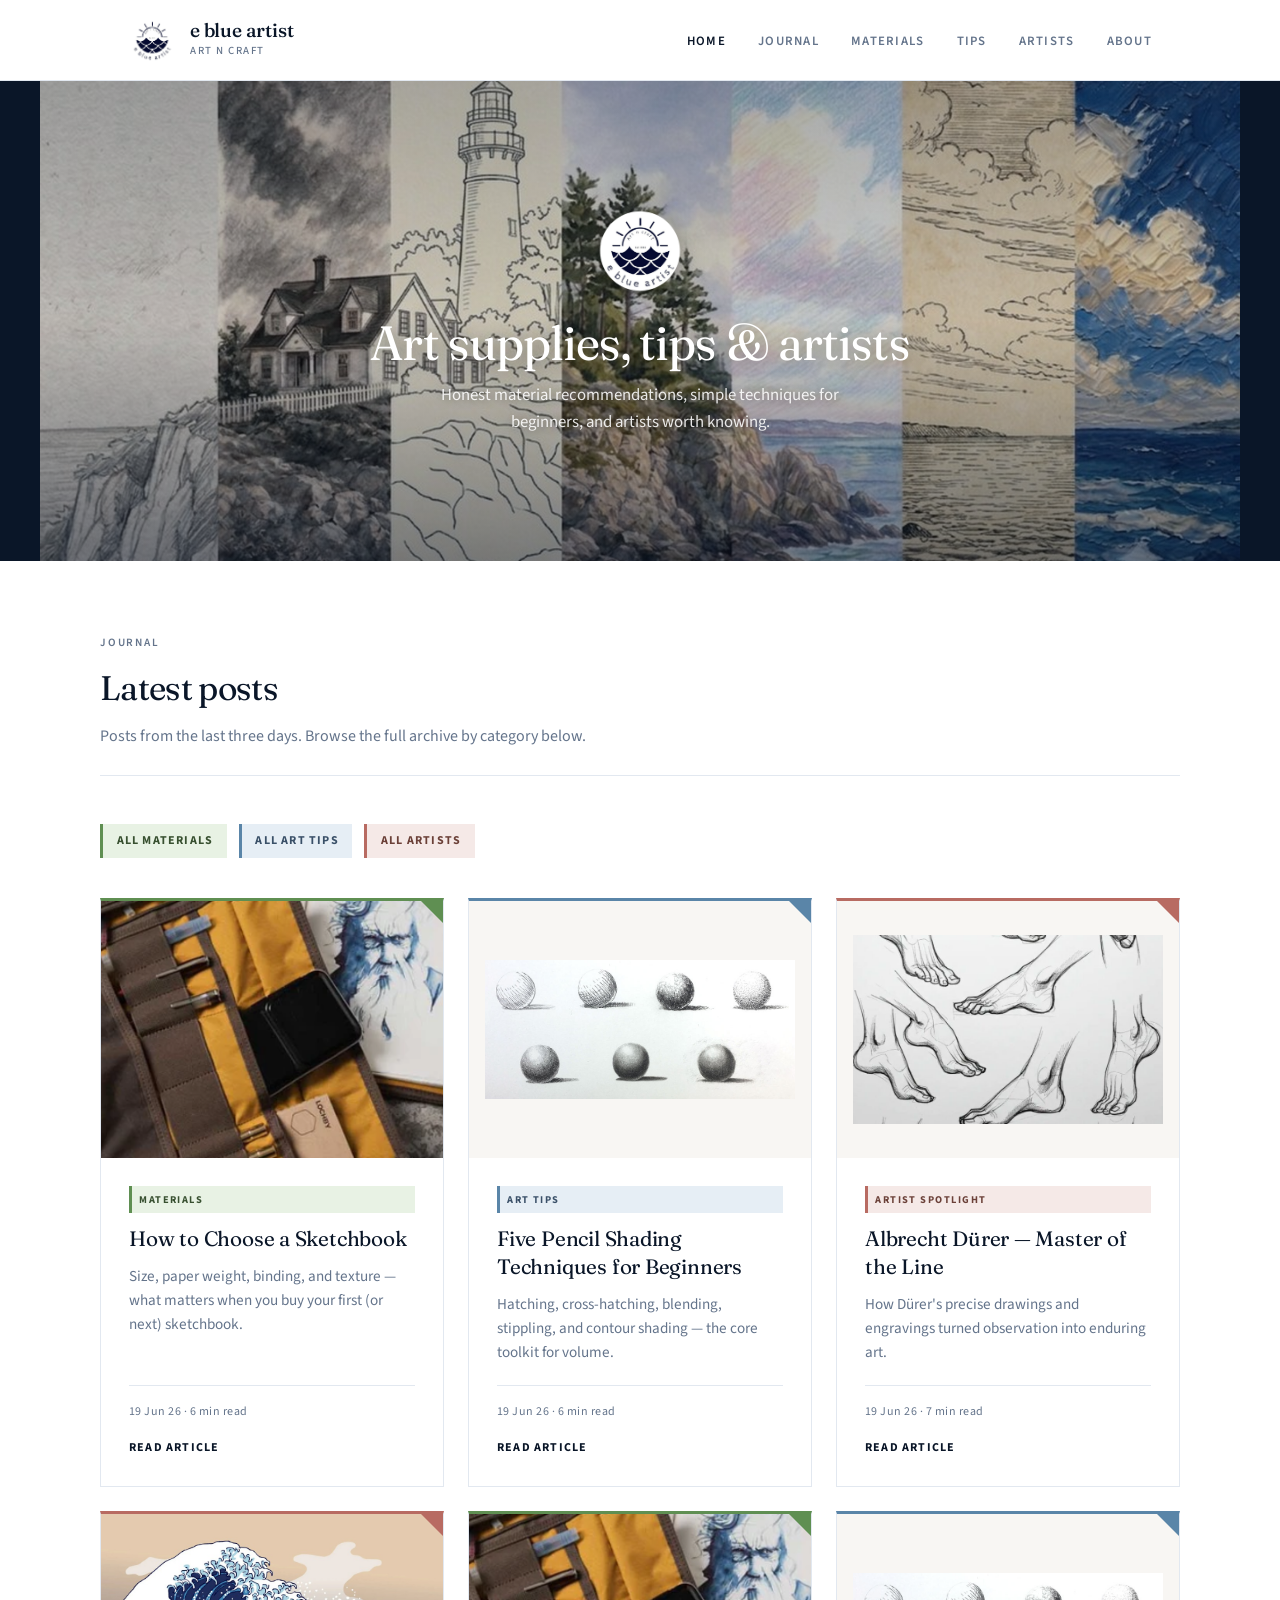
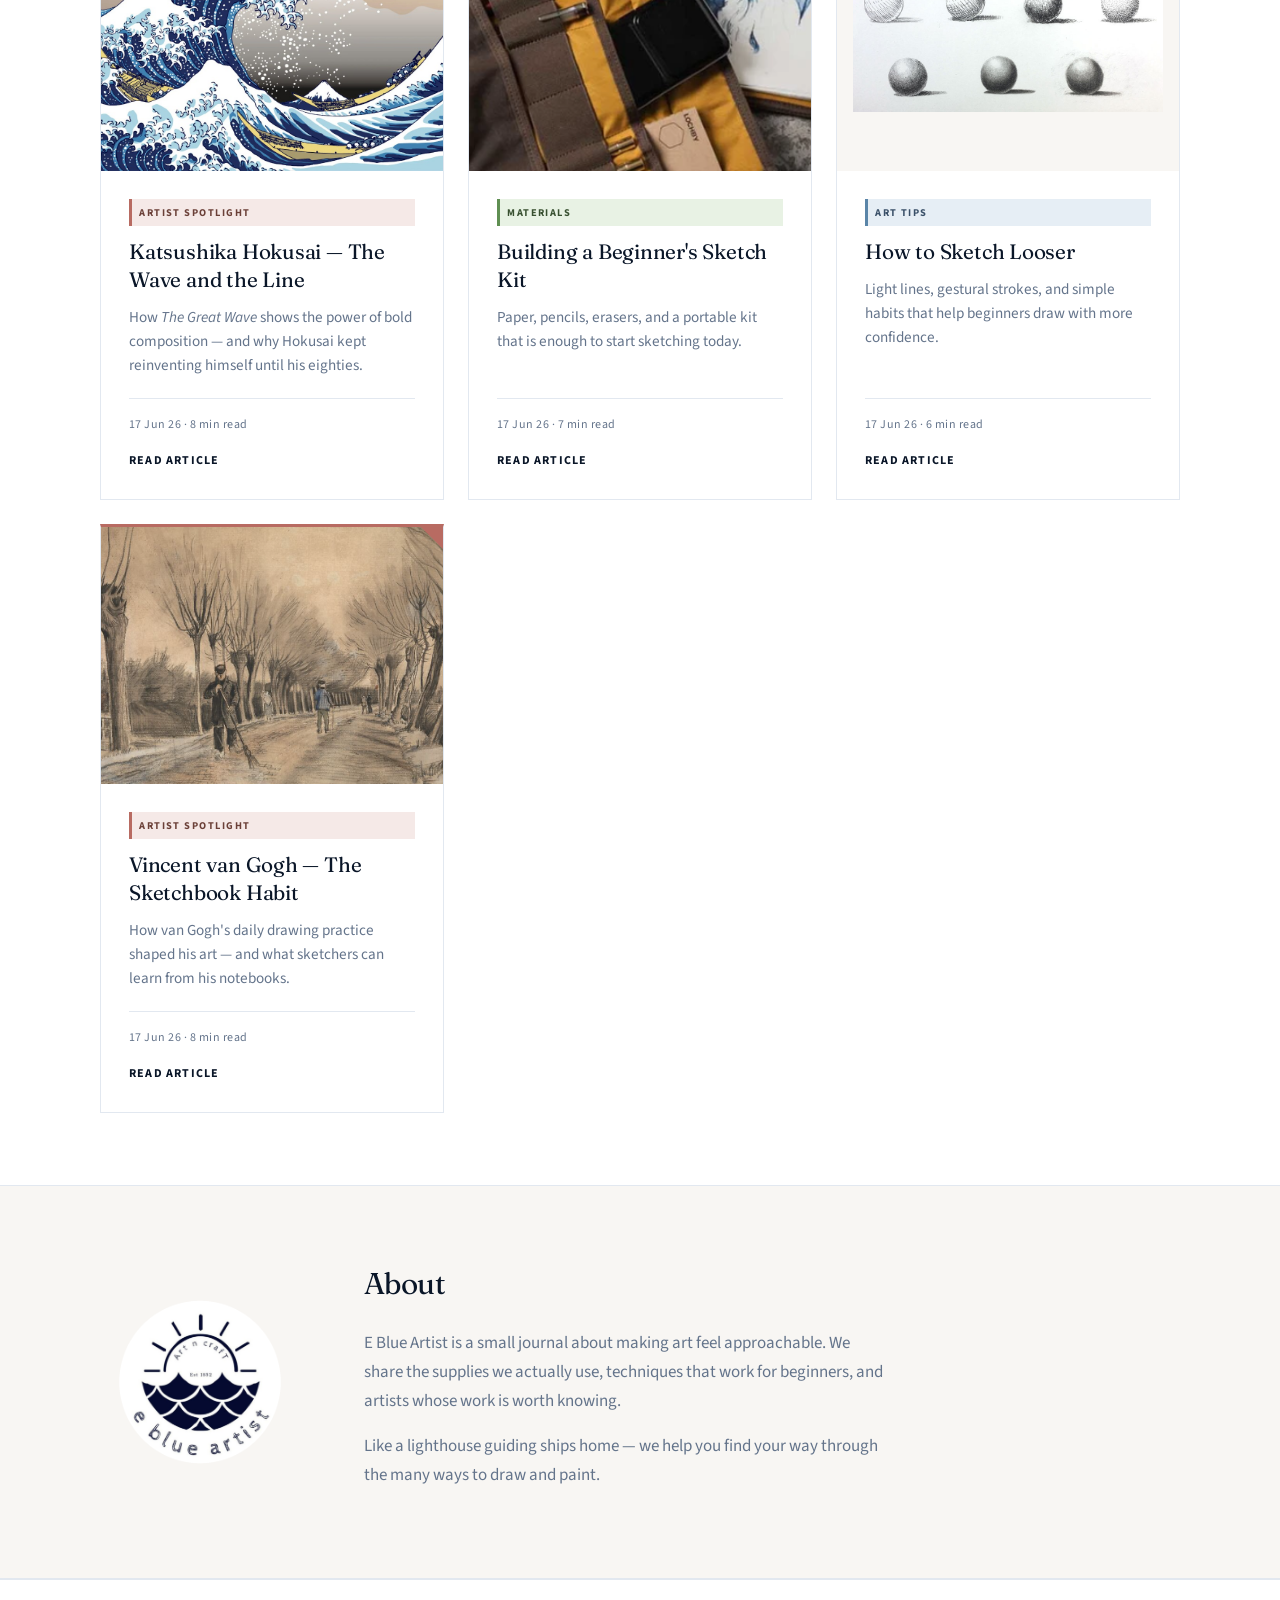
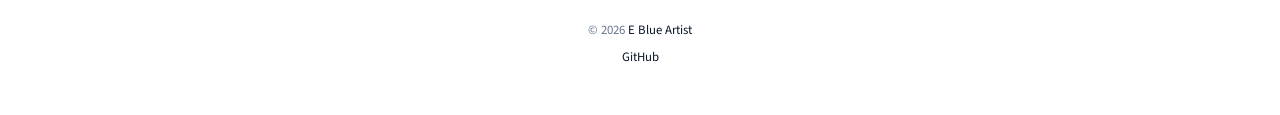
<file: index.html>
<!DOCTYPE html>
<html lang="en">
<head>
  <meta charset="UTF-8">
  <meta name="viewport" content="width=device-width, initial-scale=1.0">
  <title>E Blue Artist — Art Supplies, Tips &amp; Artist Features</title>
  <meta name="description" content="Art material recommendations, simple art tips for beginners, and interesting artist spotlights.">
  <link rel="preconnect" href="https://fonts.googleapis.com">
  <link rel="preconnect" href="https://fonts.gstatic.com" crossorigin>
  <link href="https://fonts.googleapis.com/css2?family=Fraunces:opsz,wght@9..144,400;500;600&family=Source+Sans+3:wght@400;500;600;700&display=swap" rel="stylesheet">
  <link rel="icon" href="assets/logo.png" type="image/png">
  <link rel="stylesheet" href="css/style.css">
</head>
<body>

  <header class="site-header">
    <div class="header-inner">
      <a href="index.html" class="brand">
        <img src="assets/logo.png" alt="e blue artist logo" width="48" height="48">
        <div>
          <div class="brand-text">e blue artist</div>
          <div class="brand-tag">Art n craft</div>
        </div>
      </a>
      <button class="nav-toggle" aria-label="Toggle menu" aria-expanded="false">
        <span></span><span></span><span></span>
      </button>
      <ul class="site-nav">
        <li><a href="index.html" class="active">Home</a></li>
        <li><a href="index.html#journal">Journal</a></li>
        <li><a href="materials.html">Materials</a></li>
        <li><a href="tips.html">Tips</a></li>
        <li><a href="artists.html">Artists</a></li>
        <li><a href="#about">About</a></li>
      </ul>
    </div>
  </header>

  <section class="hero">
    <div class="hero-visual">
      <img src="assets/hero.png" alt="Coastal lighthouse scene in seven art styles — sketch, charcoal, ink, watercolour, pastel, engraving, and oil painting" class="hero-art">
      <div class="hero-overlay">
        <img src="assets/logo.png" alt="" class="hero-logo" aria-hidden="true">
        <h1>Art supplies, tips &amp; artists</h1>
        <p>Honest material recommendations, simple techniques for beginners, and artists worth knowing.</p>
      </div>
    </div>
  </section>

  <section class="section" id="journal">
    <div class="section-inner">
      <div class="section-header">
        <span class="section-label">Journal</span>
        <h2>Latest posts</h2>
        <p>Posts from the last three days. Browse the full archive by category below.</p>
      </div>

      <nav class="category-links" aria-label="Browse by category">
        <a href="materials.html" class="category-link tag-materials">All Materials</a>
        <a href="tips.html" class="category-link tag-tips">All Art Tips</a>
        <a href="artists.html" class="category-link tag-artist">All Artists</a>
      </nav>

      <div class="blog-grid">

        <article class="blog-card blog-card--materials">
          <a href="posts/sketchbook-buying-guide.html" class="blog-card__image" tabindex="-1" aria-hidden="true">
            <img src="assets/sketch-kit.png" alt="">
          </a>
          <div class="blog-card__body">
            <span class="blog-card__tag tag-materials">Materials</span>
            <h3><a href="posts/sketchbook-buying-guide.html">How to Choose a Sketchbook</a></h3>
            <p>Size, paper weight, binding, and texture — what matters when you buy your first (or next) sketchbook.</p>
            <span class="blog-card__meta">19 Jun 26 · 6 min read</span>
            <a href="posts/sketchbook-buying-guide.html" class="read-more">Read article</a>
          </div>
        </article>

        <article class="blog-card blog-card--tips">
          <a href="posts/pencil-shading-techniques.html" class="blog-card__image blog-card__image--chart" tabindex="-1" aria-hidden="true">
            <img src="assets/sketch-techniques.png" alt="">
          </a>
          <div class="blog-card__body">
            <span class="blog-card__tag tag-tips">Art Tips</span>
            <h3><a href="posts/pencil-shading-techniques.html">Five Pencil Shading Techniques for Beginners</a></h3>
            <p>Hatching, cross-hatching, blending, stippling, and contour shading — the core toolkit for volume.</p>
            <span class="blog-card__meta">19 Jun 26 · 6 min read</span>
            <a href="posts/pencil-shading-techniques.html" class="read-more">Read article</a>
          </div>
        </article>

        <article class="blog-card blog-card--artist">
          <a href="posts/albrecht-durer-drawings.html" class="blog-card__image blog-card__image--chart" tabindex="-1" aria-hidden="true">
            <img src="assets/sketch-tips.png" alt="">
          </a>
          <div class="blog-card__body">
            <span class="blog-card__tag tag-artist">Artist Spotlight</span>
            <h3><a href="posts/albrecht-durer-drawings.html">Albrecht Dürer — Master of the Line</a></h3>
            <p>How Dürer's precise drawings and engravings turned observation into enduring art.</p>
            <span class="blog-card__meta">19 Jun 26 · 7 min read</span>
            <a href="posts/albrecht-durer-drawings.html" class="read-more">Read article</a>
          </div>
        </article>

        <article class="blog-card blog-card--artist">
          <a href="posts/hokusai-great-wave.html" class="blog-card__image" tabindex="-1" aria-hidden="true">
            <img src="assets/hokusai-great-wave.png" alt="">
          </a>
          <div class="blog-card__body">
            <span class="blog-card__tag tag-artist">Artist Spotlight</span>
            <h3><a href="posts/hokusai-great-wave.html">Katsushika Hokusai — The Wave and the Line</a></h3>
            <p>How <em>The Great Wave</em> shows the power of bold composition — and why Hokusai kept reinventing himself until his eighties.</p>
            <span class="blog-card__meta">17 Jun 26 · 8 min read</span>
            <a href="posts/hokusai-great-wave.html" class="read-more">Read article</a>
          </div>
        </article>

        <article class="blog-card blog-card--materials">
          <a href="posts/sketch-kit-essentials.html" class="blog-card__image" tabindex="-1" aria-hidden="true">
            <img src="assets/sketch-kit.png" alt="">
          </a>
          <div class="blog-card__body">
            <span class="blog-card__tag tag-materials">Materials</span>
            <h3><a href="posts/sketch-kit-essentials.html">Building a Beginner's Sketch Kit</a></h3>
            <p>Paper, pencils, erasers, and a portable kit that is enough to start sketching today.</p>
            <span class="blog-card__meta">17 Jun 26 · 7 min read</span>
            <a href="posts/sketch-kit-essentials.html" class="read-more">Read article</a>
          </div>
        </article>

        <article class="blog-card blog-card--tips">
          <a href="posts/sketch-loose-lines.html" class="blog-card__image blog-card__image--chart" tabindex="-1" aria-hidden="true">
            <img src="assets/sketch-techniques.png" alt="">
          </a>
          <div class="blog-card__body">
            <span class="blog-card__tag tag-tips">Art Tips</span>
            <h3><a href="posts/sketch-loose-lines.html">How to Sketch Looser</a></h3>
            <p>Light lines, gestural strokes, and simple habits that help beginners draw with more confidence.</p>
            <span class="blog-card__meta">17 Jun 26 · 6 min read</span>
            <a href="posts/sketch-loose-lines.html" class="read-more">Read article</a>
          </div>
        </article>

        <article class="blog-card blog-card--artist">
          <a href="posts/vincent-van-gogh-sketches.html" class="blog-card__image" tabindex="-1" aria-hidden="true">
            <img src="assets/vincent-van-gogh-sketches.png" alt="">
          </a>
          <div class="blog-card__body">
            <span class="blog-card__tag tag-artist">Artist Spotlight</span>
            <h3><a href="posts/vincent-van-gogh-sketches.html">Vincent van Gogh — The Sketchbook Habit</a></h3>
            <p>How van Gogh's daily drawing practice shaped his art — and what sketchers can learn from his notebooks.</p>
            <span class="blog-card__meta">17 Jun 26 · 8 min read</span>
            <a href="posts/vincent-van-gogh-sketches.html" class="read-more">Read article</a>
          </div>
        </article>

      </div>
    </div>
  </section>

  <section class="section section--alt" id="about">
    <div class="section-inner about-strip">
      <img src="assets/logo.png" alt="e blue artist emblem" class="about-strip__logo">
      <div>
        <h2>About</h2>
        <p>E Blue Artist is a small journal about making art feel approachable. We share the supplies we actually use, techniques that work for beginners, and artists whose work is worth knowing.</p>
        <p>Like a lighthouse guiding ships home — we help you find your way through the many ways to draw and paint.</p>
      </div>
    </div>
  </section>

  <footer class="site-footer">
    <p>&copy; 2026 <a href="https://www.e-blue-artist.com">E Blue Artist</a></p>
    <p><a href="https://github.com/eblueartist/e-blue-artist">GitHub</a></p>
  </footer>

  <script src="js/main.js"></script>
</body>
</html>
</file>
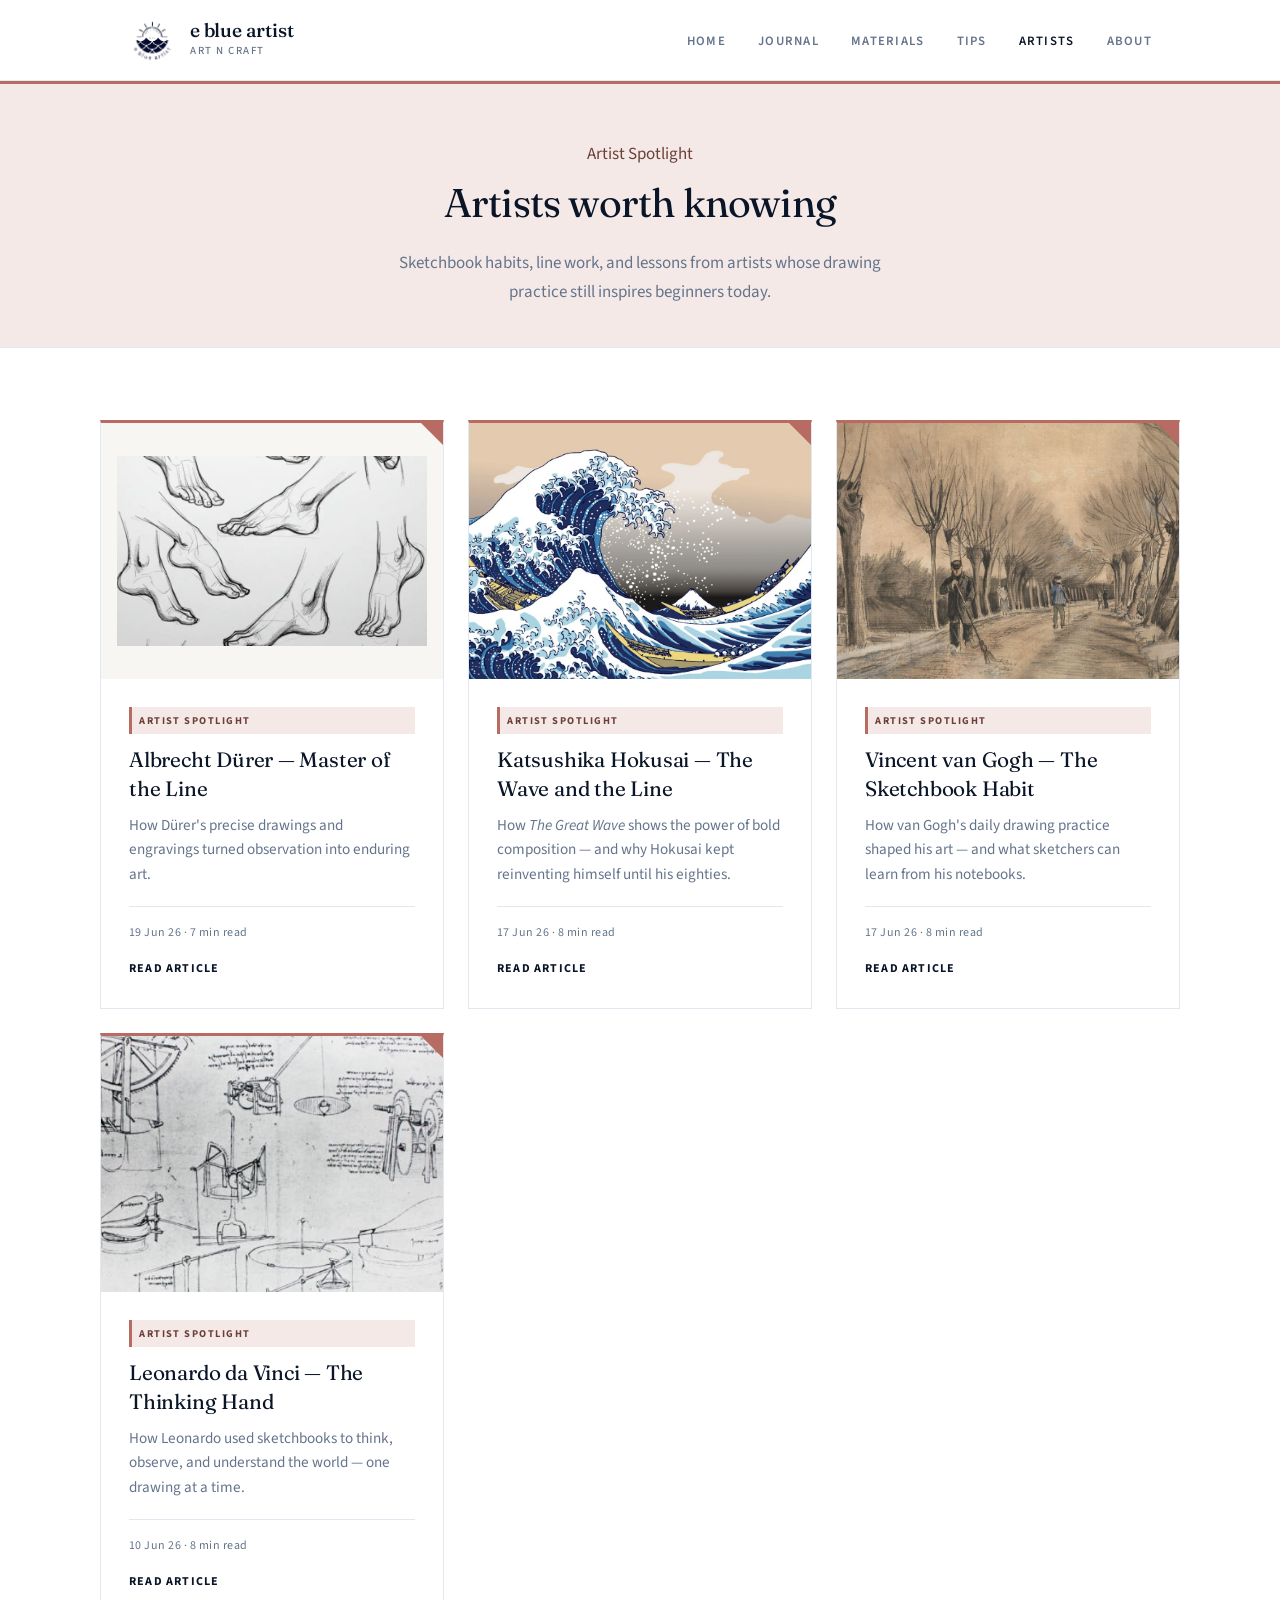
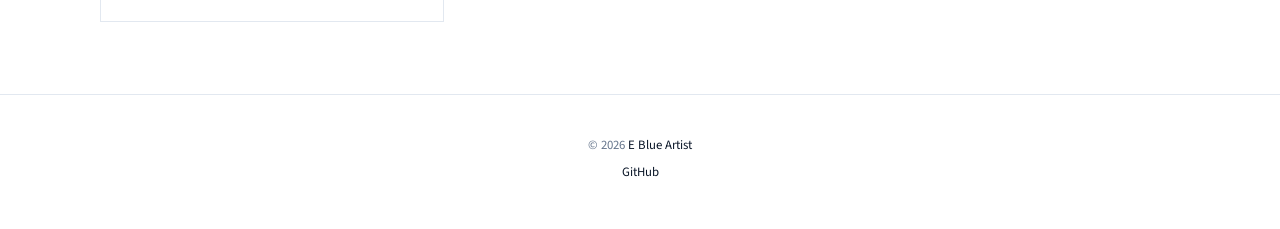
<file: artists.html>
<!DOCTYPE html>
<html lang="en">
<head>
  <meta charset="UTF-8">
  <meta name="viewport" content="width=device-width, initial-scale=1.0">
  <title>Artist Spotlight — E Blue Artist</title>
  <meta name="description" content="Artist spotlights on masters of drawing and sketching — van Gogh, Leonardo, Hokusai, Dürer, and more.">
  <link rel="preconnect" href="https://fonts.googleapis.com">
  <link rel="preconnect" href="https://fonts.gstatic.com" crossorigin>
  <link href="https://fonts.googleapis.com/css2?family=Fraunces:opsz,wght@9..144,400;500;600&family=Source+Sans+3:wght@400;500;600;700&display=swap" rel="stylesheet">
  <link rel="icon" href="assets/logo.png" type="image/png">
  <link rel="stylesheet" href="css/style.css">
</head>
<body>

  <header class="site-header">
    <div class="header-inner">
      <a href="index.html" class="brand">
        <img src="assets/logo.png" alt="e blue artist logo" width="48" height="48">
        <div>
          <div class="brand-text">e blue artist</div>
          <div class="brand-tag">Art n craft</div>
        </div>
      </a>
      <button class="nav-toggle" aria-label="Toggle menu" aria-expanded="false">
        <span></span><span></span><span></span>
      </button>
      <ul class="site-nav">
        <li><a href="index.html">Home</a></li>
        <li><a href="index.html#journal">Journal</a></li>
        <li><a href="materials.html">Materials</a></li>
        <li><a href="tips.html">Tips</a></li>
        <li><a href="artists.html" class="active">Artists</a></li>
        <li><a href="index.html#about">About</a></li>
      </ul>
    </div>
  </header>

  <div class="category-hero category-hero--artist">
    <span class="post-tag tag-artist">Artist Spotlight</span>
    <h1>Artists worth knowing</h1>
    <p>Sketchbook habits, line work, and lessons from artists whose drawing practice still inspires beginners today.</p>
  </div>

  <section class="section">
    <div class="section-inner">
      <div class="blog-grid">

        <article class="blog-card blog-card--artist">
          <a href="posts/albrecht-durer-drawings.html" class="blog-card__image blog-card__image--chart" tabindex="-1" aria-hidden="true">
            <img src="assets/sketch-tips.png" alt="">
          </a>
          <div class="blog-card__body">
            <span class="blog-card__tag tag-artist">Artist Spotlight</span>
            <h3><a href="posts/albrecht-durer-drawings.html">Albrecht Dürer — Master of the Line</a></h3>
            <p>How Dürer's precise drawings and engravings turned observation into enduring art.</p>
            <span class="blog-card__meta">19 Jun 26 · 7 min read</span>
            <a href="posts/albrecht-durer-drawings.html" class="read-more">Read article</a>
          </div>
        </article>

        <article class="blog-card blog-card--artist">
          <a href="posts/hokusai-great-wave.html" class="blog-card__image" tabindex="-1" aria-hidden="true">
            <img src="assets/hokusai-great-wave.png" alt="">
          </a>
          <div class="blog-card__body">
            <span class="blog-card__tag tag-artist">Artist Spotlight</span>
            <h3><a href="posts/hokusai-great-wave.html">Katsushika Hokusai — The Wave and the Line</a></h3>
            <p>How <em>The Great Wave</em> shows the power of bold composition — and why Hokusai kept reinventing himself until his eighties.</p>
            <span class="blog-card__meta">17 Jun 26 · 8 min read</span>
            <a href="posts/hokusai-great-wave.html" class="read-more">Read article</a>
          </div>
        </article>

        <article class="blog-card blog-card--artist">
          <a href="posts/vincent-van-gogh-sketches.html" class="blog-card__image" tabindex="-1" aria-hidden="true">
            <img src="assets/vincent-van-gogh-sketches.png" alt="">
          </a>
          <div class="blog-card__body">
            <span class="blog-card__tag tag-artist">Artist Spotlight</span>
            <h3><a href="posts/vincent-van-gogh-sketches.html">Vincent van Gogh — The Sketchbook Habit</a></h3>
            <p>How van Gogh's daily drawing practice shaped his art — and what sketchers can learn from his notebooks.</p>
            <span class="blog-card__meta">17 Jun 26 · 8 min read</span>
            <a href="posts/vincent-van-gogh-sketches.html" class="read-more">Read article</a>
          </div>
        </article>

        <article class="blog-card blog-card--artist">
          <a href="posts/leonardo-da-vinci-sketches.html" class="blog-card__image" tabindex="-1" aria-hidden="true">
            <img src="assets/leonardo-da-vinci-sketches.png" alt="">
          </a>
          <div class="blog-card__body">
            <span class="blog-card__tag tag-artist">Artist Spotlight</span>
            <h3><a href="posts/leonardo-da-vinci-sketches.html">Leonardo da Vinci — The Thinking Hand</a></h3>
            <p>How Leonardo used sketchbooks to think, observe, and understand the world — one drawing at a time.</p>
            <span class="blog-card__meta">10 Jun 26 · 8 min read</span>
            <a href="posts/leonardo-da-vinci-sketches.html" class="read-more">Read article</a>
          </div>
        </article>

      </div>
    </div>
  </section>

  <footer class="site-footer">
    <p>&copy; 2026 <a href="https://www.e-blue-artist.com">E Blue Artist</a></p>
    <p><a href="https://github.com/eblueartist/e-blue-artist">GitHub</a></p>
  </footer>

  <script src="js/main.js"></script>
</body>
</html>
</file>
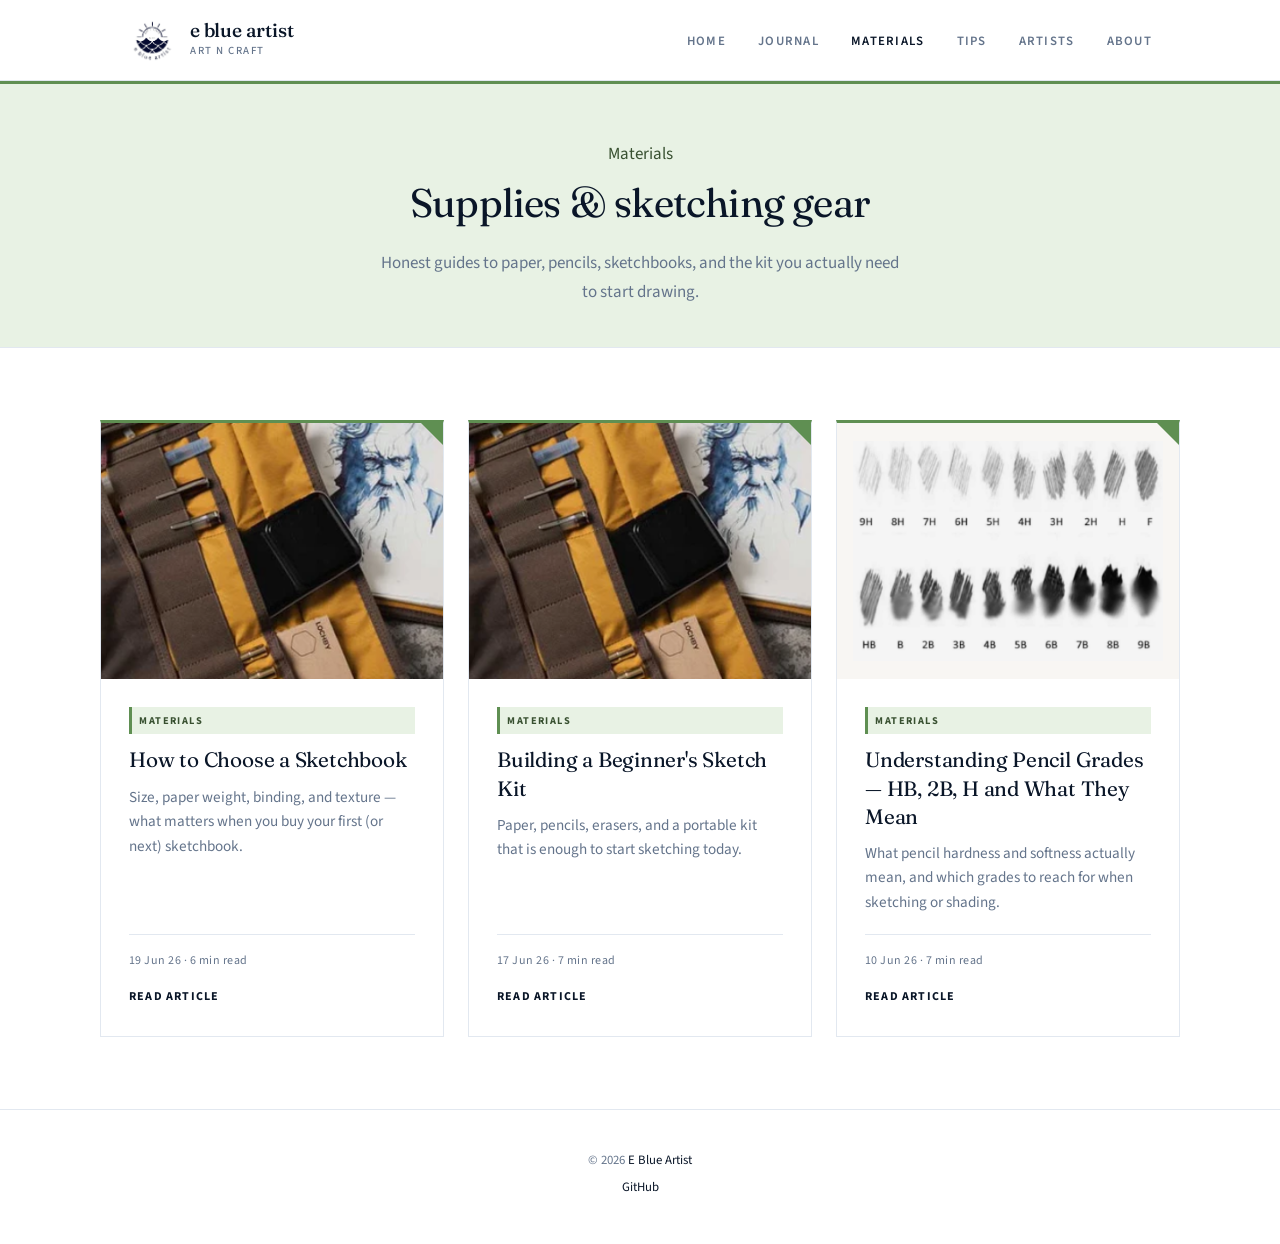
<file: materials.html>
<!DOCTYPE html>
<html lang="en">
<head>
  <meta charset="UTF-8">
  <meta name="viewport" content="width=device-width, initial-scale=1.0">
  <title>Materials — E Blue Artist</title>
  <meta name="description" content="Art material guides — sketchbooks, pencils, kits, and supplies for beginners.">
  <link rel="preconnect" href="https://fonts.googleapis.com">
  <link rel="preconnect" href="https://fonts.gstatic.com" crossorigin>
  <link href="https://fonts.googleapis.com/css2?family=Fraunces:opsz,wght@9..144,400;500;600&family=Source+Sans+3:wght@400;500;600;700&display=swap" rel="stylesheet">
  <link rel="icon" href="assets/logo.png" type="image/png">
  <link rel="stylesheet" href="css/style.css">
</head>
<body>

  <header class="site-header">
    <div class="header-inner">
      <a href="index.html" class="brand">
        <img src="assets/logo.png" alt="e blue artist logo" width="48" height="48">
        <div>
          <div class="brand-text">e blue artist</div>
          <div class="brand-tag">Art n craft</div>
        </div>
      </a>
      <button class="nav-toggle" aria-label="Toggle menu" aria-expanded="false">
        <span></span><span></span><span></span>
      </button>
      <ul class="site-nav">
        <li><a href="index.html">Home</a></li>
        <li><a href="index.html#journal">Journal</a></li>
        <li><a href="materials.html" class="active">Materials</a></li>
        <li><a href="tips.html">Tips</a></li>
        <li><a href="artists.html">Artists</a></li>
        <li><a href="index.html#about">About</a></li>
      </ul>
    </div>
  </header>

  <div class="category-hero category-hero--materials">
    <span class="post-tag tag-materials">Materials</span>
    <h1>Supplies &amp; sketching gear</h1>
    <p>Honest guides to paper, pencils, sketchbooks, and the kit you actually need to start drawing.</p>
  </div>

  <section class="section">
    <div class="section-inner">
      <div class="blog-grid">

        <article class="blog-card blog-card--materials">
          <a href="posts/sketchbook-buying-guide.html" class="blog-card__image" tabindex="-1" aria-hidden="true">
            <img src="assets/sketch-kit.png" alt="">
          </a>
          <div class="blog-card__body">
            <span class="blog-card__tag tag-materials">Materials</span>
            <h3><a href="posts/sketchbook-buying-guide.html">How to Choose a Sketchbook</a></h3>
            <p>Size, paper weight, binding, and texture — what matters when you buy your first (or next) sketchbook.</p>
            <span class="blog-card__meta">19 Jun 26 · 6 min read</span>
            <a href="posts/sketchbook-buying-guide.html" class="read-more">Read article</a>
          </div>
        </article>

        <article class="blog-card blog-card--materials">
          <a href="posts/sketch-kit-essentials.html" class="blog-card__image" tabindex="-1" aria-hidden="true">
            <img src="assets/sketch-kit.png" alt="">
          </a>
          <div class="blog-card__body">
            <span class="blog-card__tag tag-materials">Materials</span>
            <h3><a href="posts/sketch-kit-essentials.html">Building a Beginner's Sketch Kit</a></h3>
            <p>Paper, pencils, erasers, and a portable kit that is enough to start sketching today.</p>
            <span class="blog-card__meta">17 Jun 26 · 7 min read</span>
            <a href="posts/sketch-kit-essentials.html" class="read-more">Read article</a>
          </div>
        </article>

        <article class="blog-card blog-card--materials">
          <a href="posts/watercolour-starter-kit.html" class="blog-card__image blog-card__image--chart" tabindex="-1" aria-hidden="true">
            <img src="assets/pencil-grades.png" alt="">
          </a>
          <div class="blog-card__body">
            <span class="blog-card__tag tag-materials">Materials</span>
            <h3><a href="posts/watercolour-starter-kit.html">Understanding Pencil Grades — HB, 2B, H and What They Mean</a></h3>
            <p>What pencil hardness and softness actually mean, and which grades to reach for when sketching or shading.</p>
            <span class="blog-card__meta">10 Jun 26 · 7 min read</span>
            <a href="posts/watercolour-starter-kit.html" class="read-more">Read article</a>
          </div>
        </article>

      </div>
    </div>
  </section>

  <footer class="site-footer">
    <p>&copy; 2026 <a href="https://www.e-blue-artist.com">E Blue Artist</a></p>
    <p><a href="https://github.com/eblueartist/e-blue-artist">GitHub</a></p>
  </footer>

  <script src="js/main.js"></script>
</body>
</html>
</file>
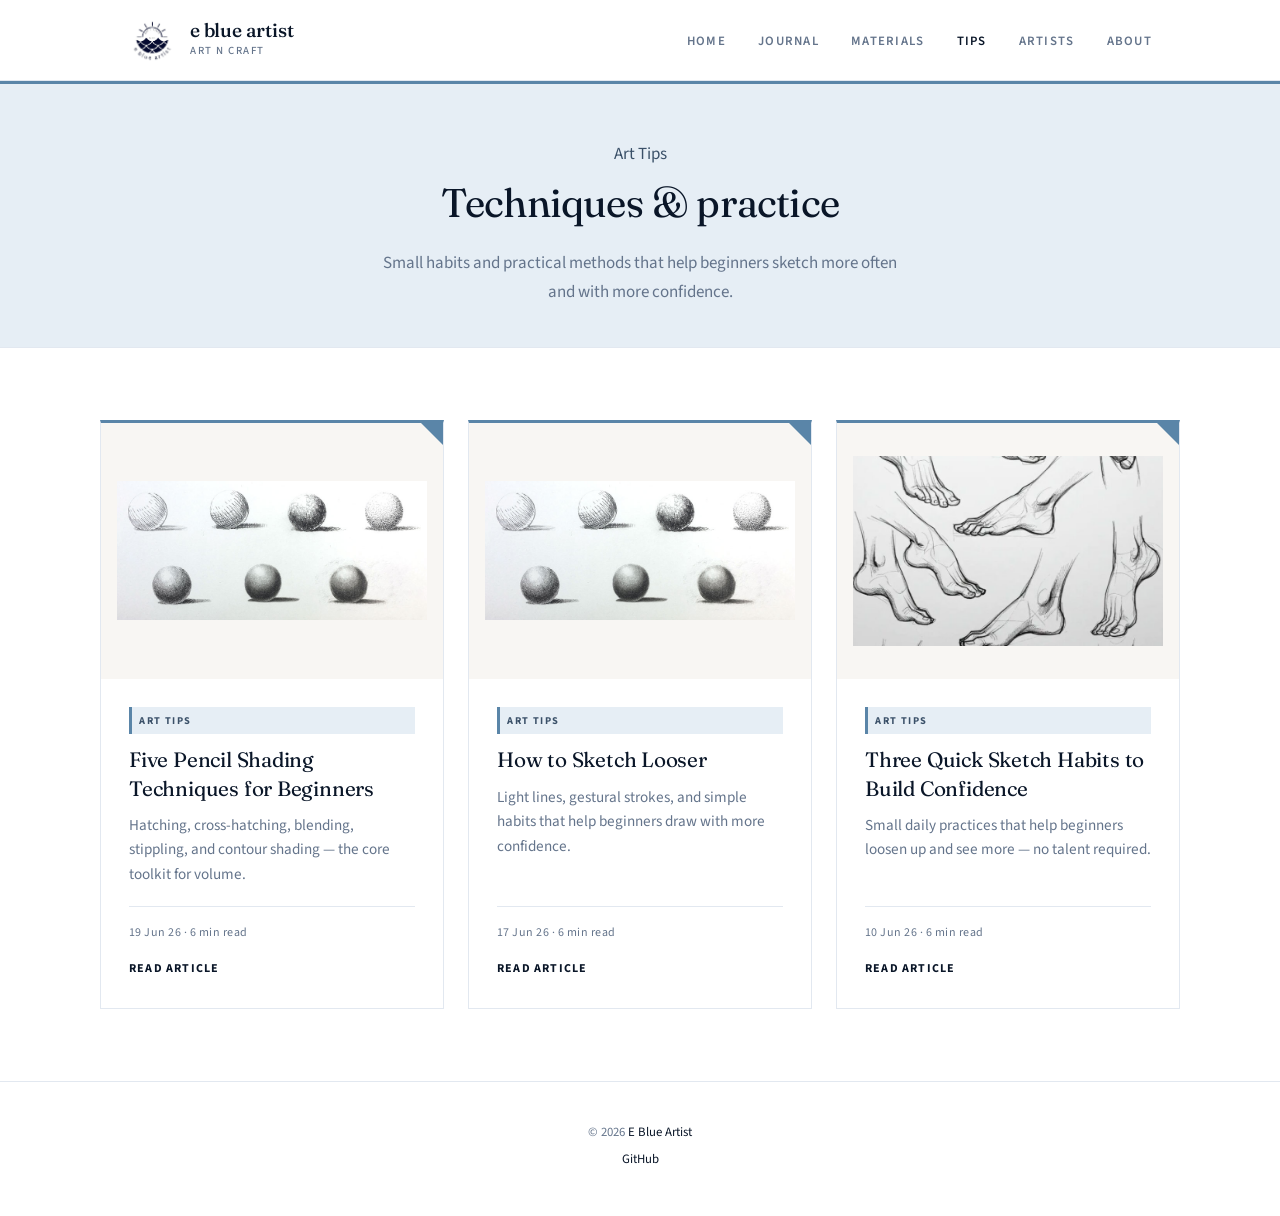
<file: tips.html>
<!DOCTYPE html>
<html lang="en">
<head>
  <meta charset="UTF-8">
  <meta name="viewport" content="width=device-width, initial-scale=1.0">
  <title>Art Tips — E Blue Artist</title>
  <meta name="description" content="Simple sketching tips and techniques for beginners — habits, shading, and drawing with confidence.">
  <link rel="preconnect" href="https://fonts.googleapis.com">
  <link rel="preconnect" href="https://fonts.gstatic.com" crossorigin>
  <link href="https://fonts.googleapis.com/css2?family=Fraunces:opsz,wght@9..144,400;500;600&family=Source+Sans+3:wght@400;500;600;700&display=swap" rel="stylesheet">
  <link rel="icon" href="assets/logo.png" type="image/png">
  <link rel="stylesheet" href="css/style.css">
</head>
<body>

  <header class="site-header">
    <div class="header-inner">
      <a href="index.html" class="brand">
        <img src="assets/logo.png" alt="e blue artist logo" width="48" height="48">
        <div>
          <div class="brand-text">e blue artist</div>
          <div class="brand-tag">Art n craft</div>
        </div>
      </a>
      <button class="nav-toggle" aria-label="Toggle menu" aria-expanded="false">
        <span></span><span></span><span></span>
      </button>
      <ul class="site-nav">
        <li><a href="index.html">Home</a></li>
        <li><a href="index.html#journal">Journal</a></li>
        <li><a href="materials.html">Materials</a></li>
        <li><a href="tips.html" class="active">Tips</a></li>
        <li><a href="artists.html">Artists</a></li>
        <li><a href="index.html#about">About</a></li>
      </ul>
    </div>
  </header>

  <div class="category-hero category-hero--tips">
    <span class="post-tag tag-tips">Art Tips</span>
    <h1>Techniques &amp; practice</h1>
    <p>Small habits and practical methods that help beginners sketch more often and with more confidence.</p>
  </div>

  <section class="section">
    <div class="section-inner">
      <div class="blog-grid">

        <article class="blog-card blog-card--tips">
          <a href="posts/pencil-shading-techniques.html" class="blog-card__image blog-card__image--chart" tabindex="-1" aria-hidden="true">
            <img src="assets/sketch-techniques.png" alt="">
          </a>
          <div class="blog-card__body">
            <span class="blog-card__tag tag-tips">Art Tips</span>
            <h3><a href="posts/pencil-shading-techniques.html">Five Pencil Shading Techniques for Beginners</a></h3>
            <p>Hatching, cross-hatching, blending, stippling, and contour shading — the core toolkit for volume.</p>
            <span class="blog-card__meta">19 Jun 26 · 6 min read</span>
            <a href="posts/pencil-shading-techniques.html" class="read-more">Read article</a>
          </div>
        </article>

        <article class="blog-card blog-card--tips">
          <a href="posts/sketch-loose-lines.html" class="blog-card__image blog-card__image--chart" tabindex="-1" aria-hidden="true">
            <img src="assets/sketch-techniques.png" alt="">
          </a>
          <div class="blog-card__body">
            <span class="blog-card__tag tag-tips">Art Tips</span>
            <h3><a href="posts/sketch-loose-lines.html">How to Sketch Looser</a></h3>
            <p>Light lines, gestural strokes, and simple habits that help beginners draw with more confidence.</p>
            <span class="blog-card__meta">17 Jun 26 · 6 min read</span>
            <a href="posts/sketch-loose-lines.html" class="read-more">Read article</a>
          </div>
        </article>

        <article class="blog-card blog-card--tips">
          <a href="posts/daily-sketch-habit.html" class="blog-card__image blog-card__image--chart" tabindex="-1" aria-hidden="true">
            <img src="assets/sketch-tips.png" alt="">
          </a>
          <div class="blog-card__body">
            <span class="blog-card__tag tag-tips">Art Tips</span>
            <h3><a href="posts/daily-sketch-habit.html">Three Quick Sketch Habits to Build Confidence</a></h3>
            <p>Small daily practices that help beginners loosen up and see more — no talent required.</p>
            <span class="blog-card__meta">10 Jun 26 · 6 min read</span>
            <a href="posts/daily-sketch-habit.html" class="read-more">Read article</a>
          </div>
        </article>

      </div>
    </div>
  </section>

  <footer class="site-footer">
    <p>&copy; 2026 <a href="https://www.e-blue-artist.com">E Blue Artist</a></p>
    <p><a href="https://github.com/eblueartist/e-blue-artist">GitHub</a></p>
  </footer>

  <script src="js/main.js"></script>
</body>
</html>
</file>
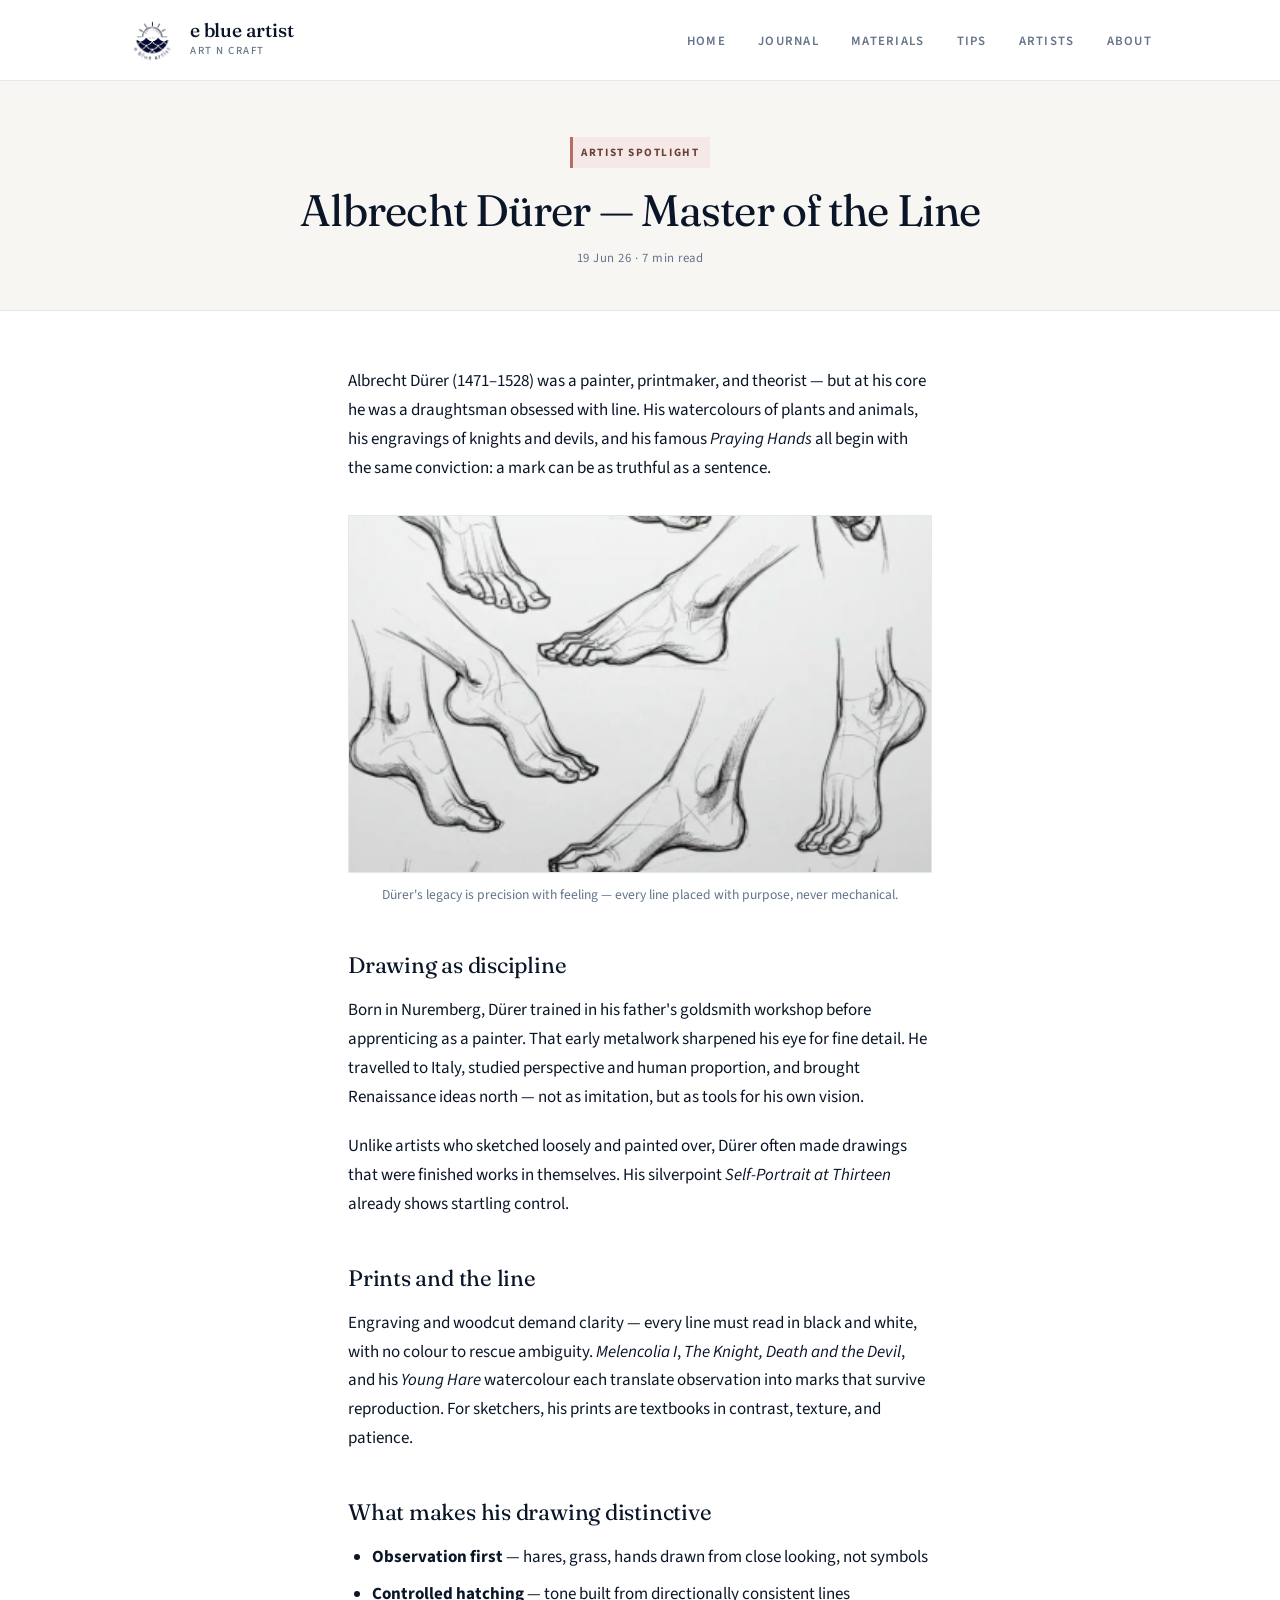
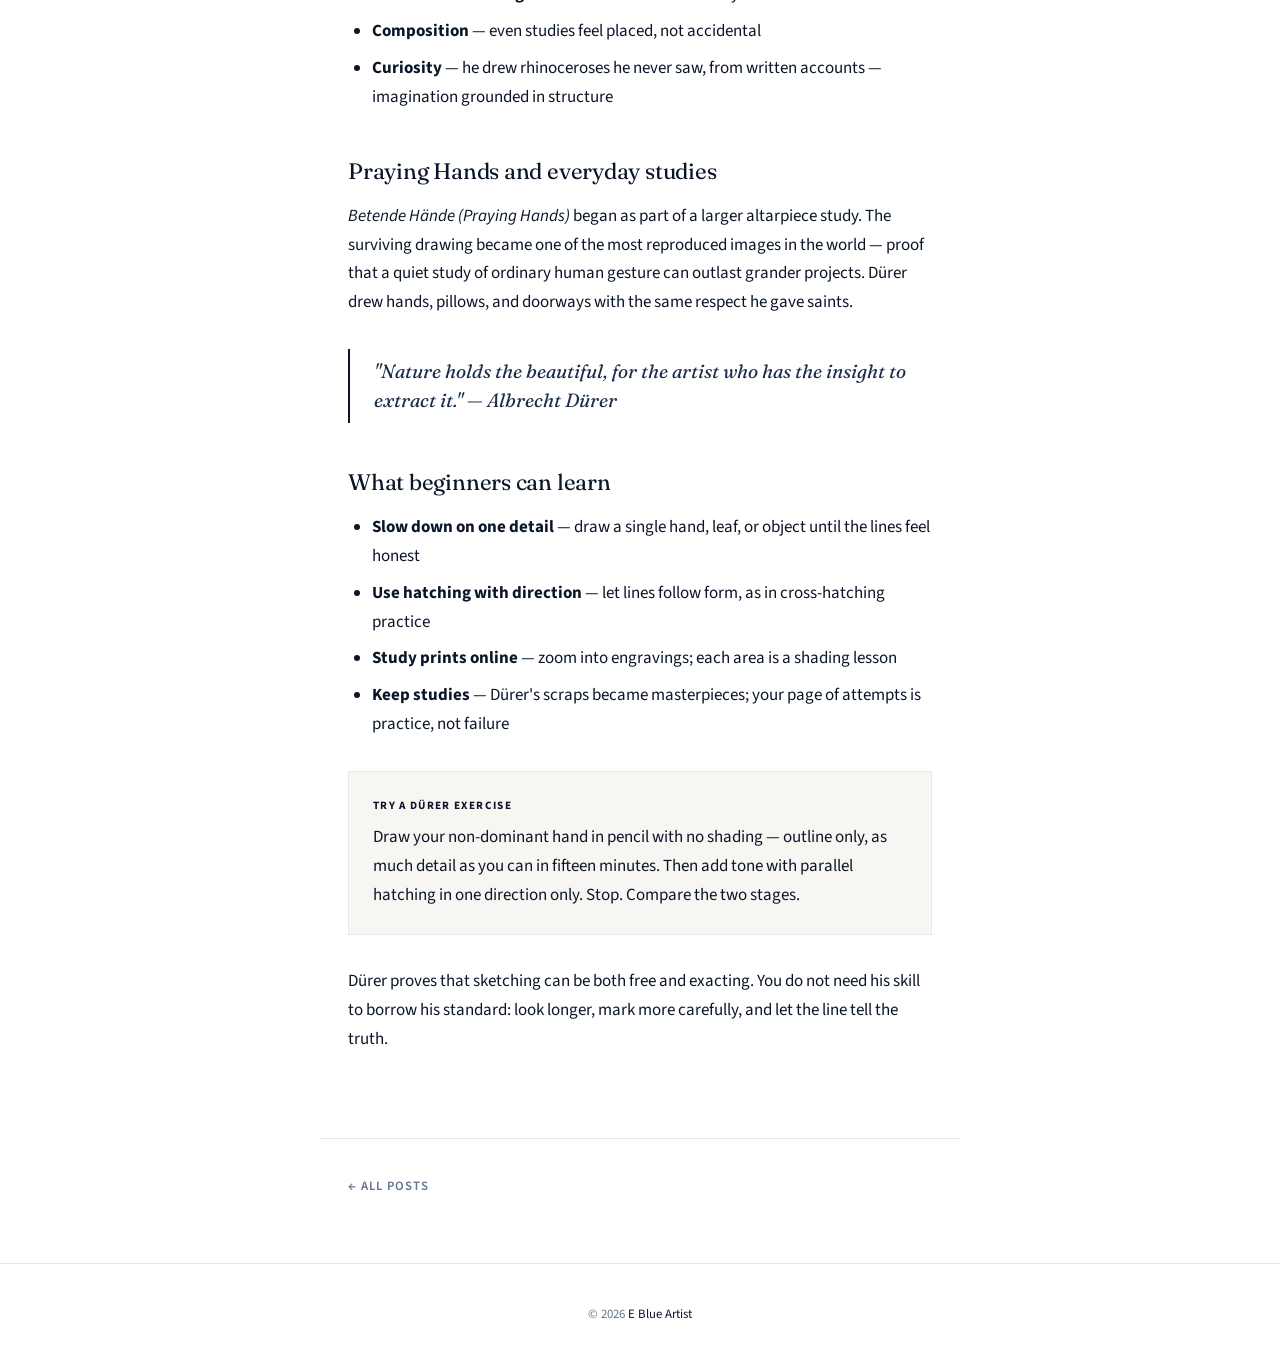
<file: posts/albrecht-durer-drawings.html>
<!DOCTYPE html>
<html lang="en">
<head>
  <meta charset="UTF-8">
  <meta name="viewport" content="width=device-width, initial-scale=1.0">
  <title>Albrecht Dürer — Master of the Line — E Blue Artist</title>
  <meta name="description" content="Artist spotlight on Albrecht Dürer and how his precise drawings and engravings shaped Western art.">
  <link rel="preconnect" href="https://fonts.googleapis.com">
  <link rel="preconnect" href="https://fonts.gstatic.com" crossorigin>
  <link href="https://fonts.googleapis.com/css2?family=Fraunces:opsz,wght@9..144,400;500;600&family=Source+Sans+3:wght@400;500;600;700&display=swap" rel="stylesheet">
  <link rel="icon" href="../assets/logo.png" type="image/png">
  <link rel="stylesheet" href="../css/style.css">
</head>
<body>

  <header class="site-header">
    <div class="header-inner">
      <a href="../index.html" class="brand">
        <img src="../assets/logo.png" alt="e blue artist logo" width="48" height="48">
        <div>
          <div class="brand-text">e blue artist</div>
          <div class="brand-tag">Art n craft</div>
        </div>
      </a>
      <button class="nav-toggle" aria-label="Toggle menu" aria-expanded="false">
        <span></span><span></span><span></span>
      </button>
      <ul class="site-nav">
        <li><a href="../index.html">Home</a></li>
        <li><a href="../index.html#journal">Journal</a></li>
        <li><a href="../materials.html">Materials</a></li>
        <li><a href="../tips.html">Tips</a></li>
        <li><a href="../artists.html">Artists</a></li>
        <li><a href="../index.html#about">About</a></li>
      </ul>
    </div>
  </header>

  <div class="post-hero">
    <span class="post-tag tag-artist">Artist Spotlight</span>
    <h1>Albrecht Dürer — Master of the Line</h1>
    <p class="post-meta">19 Jun 26 · 7 min read</p>
  </div>

  <article class="post-content">
    <p>Albrecht Dürer (1471–1528) was a painter, printmaker, and theorist — but at his core he was a draughtsman obsessed with line. His watercolours of plants and animals, his engravings of knights and devils, and his famous <em>Praying Hands</em> all begin with the same conviction: a mark can be as truthful as a sentence.</p>

    <figure class="post-figure">
      <img src="../assets/sketch-tips.png" alt="Detailed pencil studies showing careful line work and anatomical observation">
      <figcaption>Dürer's legacy is precision with feeling — every line placed with purpose, never mechanical.</figcaption>
    </figure>

    <h2>Drawing as discipline</h2>
    <p>Born in Nuremberg, Dürer trained in his father's goldsmith workshop before apprenticing as a painter. That early metalwork sharpened his eye for fine detail. He travelled to Italy, studied perspective and human proportion, and brought Renaissance ideas north — not as imitation, but as tools for his own vision.</p>
    <p>Unlike artists who sketched loosely and painted over, Dürer often made drawings that were finished works in themselves. His silverpoint <em>Self-Portrait at Thirteen</em> already shows startling control.</p>

    <h2>Prints and the line</h2>
    <p>Engraving and woodcut demand clarity — every line must read in black and white, with no colour to rescue ambiguity. <em>Melencolia I</em>, <em>The Knight, Death and the Devil</em>, and his <em>Young Hare</em> watercolour each translate observation into marks that survive reproduction. For sketchers, his prints are textbooks in contrast, texture, and patience.</p>

    <h2>What makes his drawing distinctive</h2>
    <ul>
      <li><strong>Observation first</strong> — hares, grass, hands drawn from close looking, not symbols</li>
      <li><strong>Controlled hatching</strong> — tone built from directionally consistent lines</li>
      <li><strong>Composition</strong> — even studies feel placed, not accidental</li>
      <li><strong>Curiosity</strong> — he drew rhinoceroses he never saw, from written accounts — imagination grounded in structure</li>
    </ul>

    <h2>Praying Hands and everyday studies</h2>
    <p><em>Betende Hände (Praying Hands)</em> began as part of a larger altarpiece study. The surviving drawing became one of the most reproduced images in the world — proof that a quiet study of ordinary human gesture can outlast grander projects. Dürer drew hands, pillows, and doorways with the same respect he gave saints.</p>

    <blockquote>
      "Nature holds the beautiful, for the artist who has the insight to extract it." — Albrecht Dürer
    </blockquote>

    <h2>What beginners can learn</h2>
    <ul>
      <li><strong>Slow down on one detail</strong> — draw a single hand, leaf, or object until the lines feel honest</li>
      <li><strong>Use hatching with direction</strong> — let lines follow form, as in cross-hatching practice</li>
      <li><strong>Study prints online</strong> — zoom into engravings; each area is a shading lesson</li>
      <li><strong>Keep studies</strong> — Dürer's scraps became masterpieces; your page of attempts is practice, not failure</li>
    </ul>

    <div class="tip-box">
      <strong>Try a Dürer exercise</strong>
      Draw your non-dominant hand in pencil with no shading — outline only, as much detail as you can in fifteen minutes. Then add tone with parallel hatching in one direction only. Stop. Compare the two stages.
    </div>

    <p>Dürer proves that sketching can be both free and exacting. You do not need his skill to borrow his standard: look longer, mark more carefully, and let the line tell the truth.</p>
  </article>

  <nav class="post-nav">
    <a href="../index.html">← All posts</a>
  </nav>

  <footer class="site-footer">
    <p>&copy; 2026 <a href="https://www.e-blue-artist.com">E Blue Artist</a></p>
  </footer>

  <script src="../js/main.js"></script>
</body>
</html>
</file>
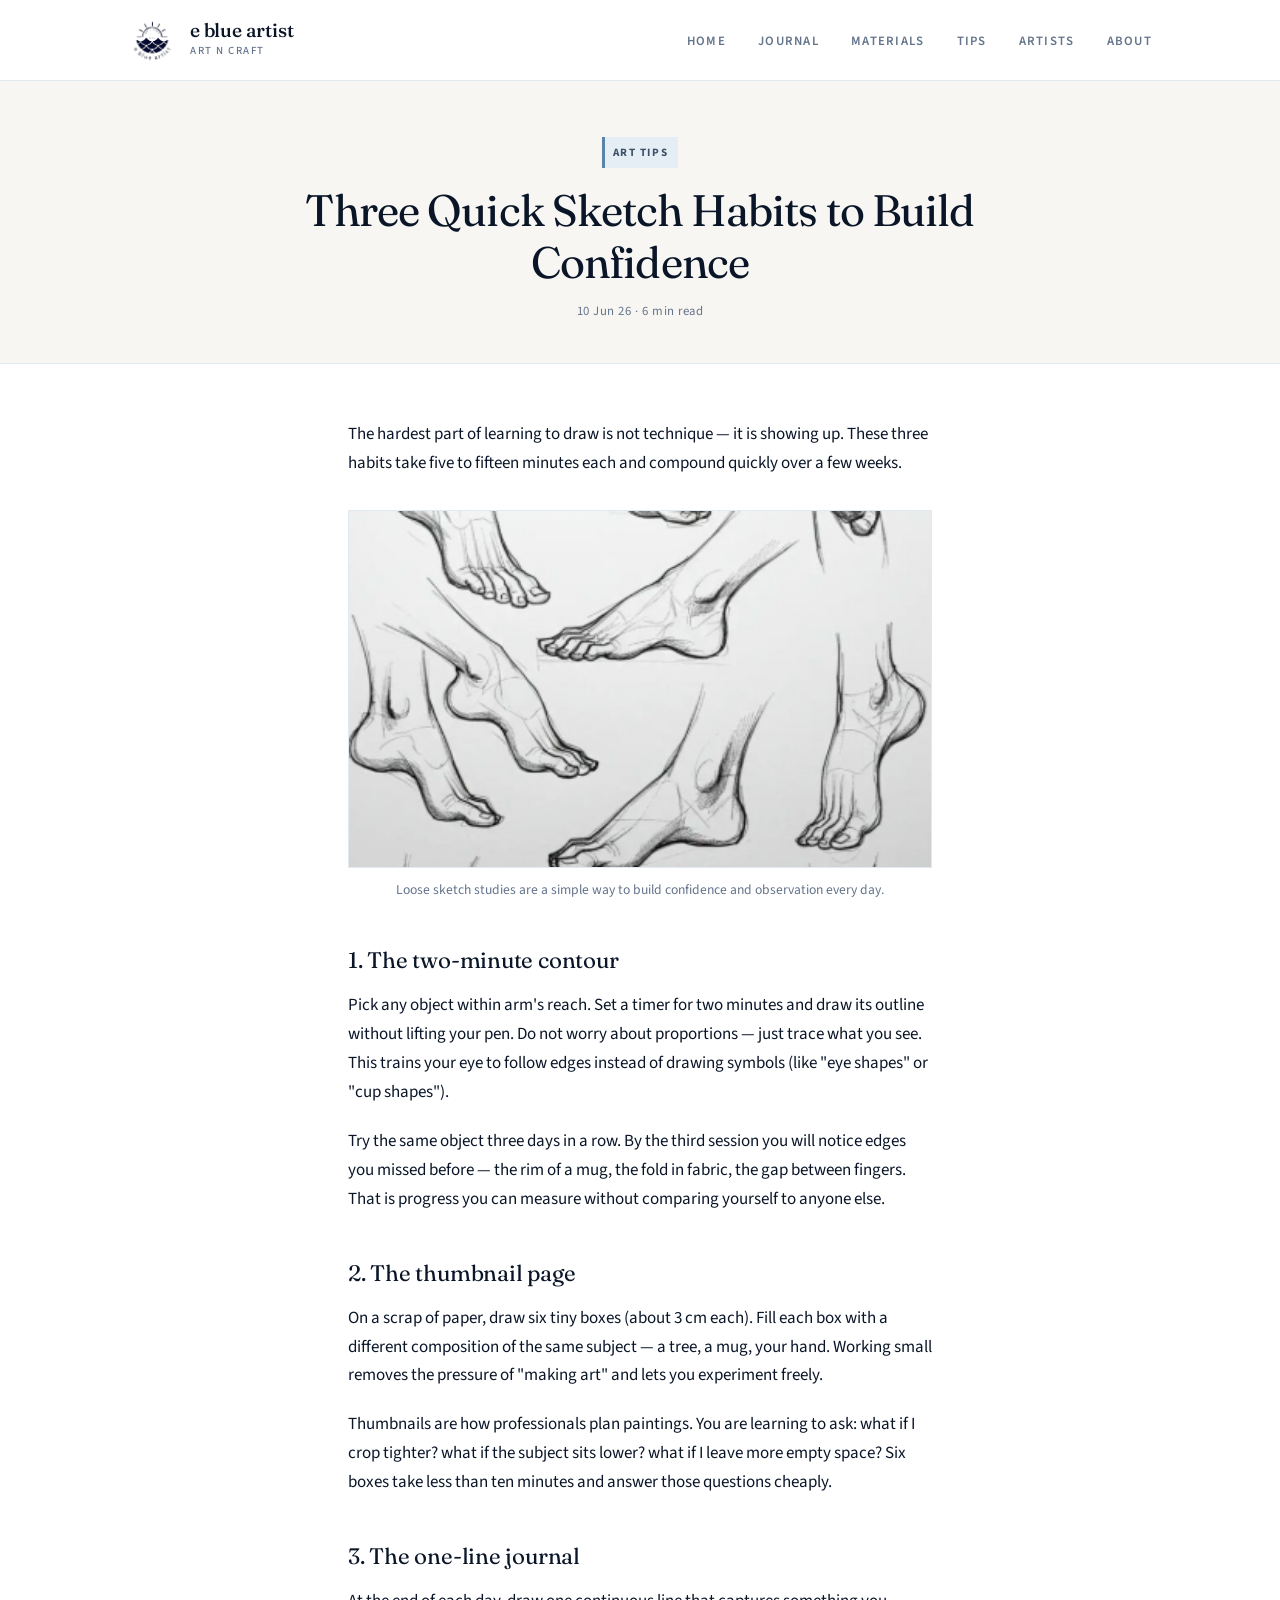
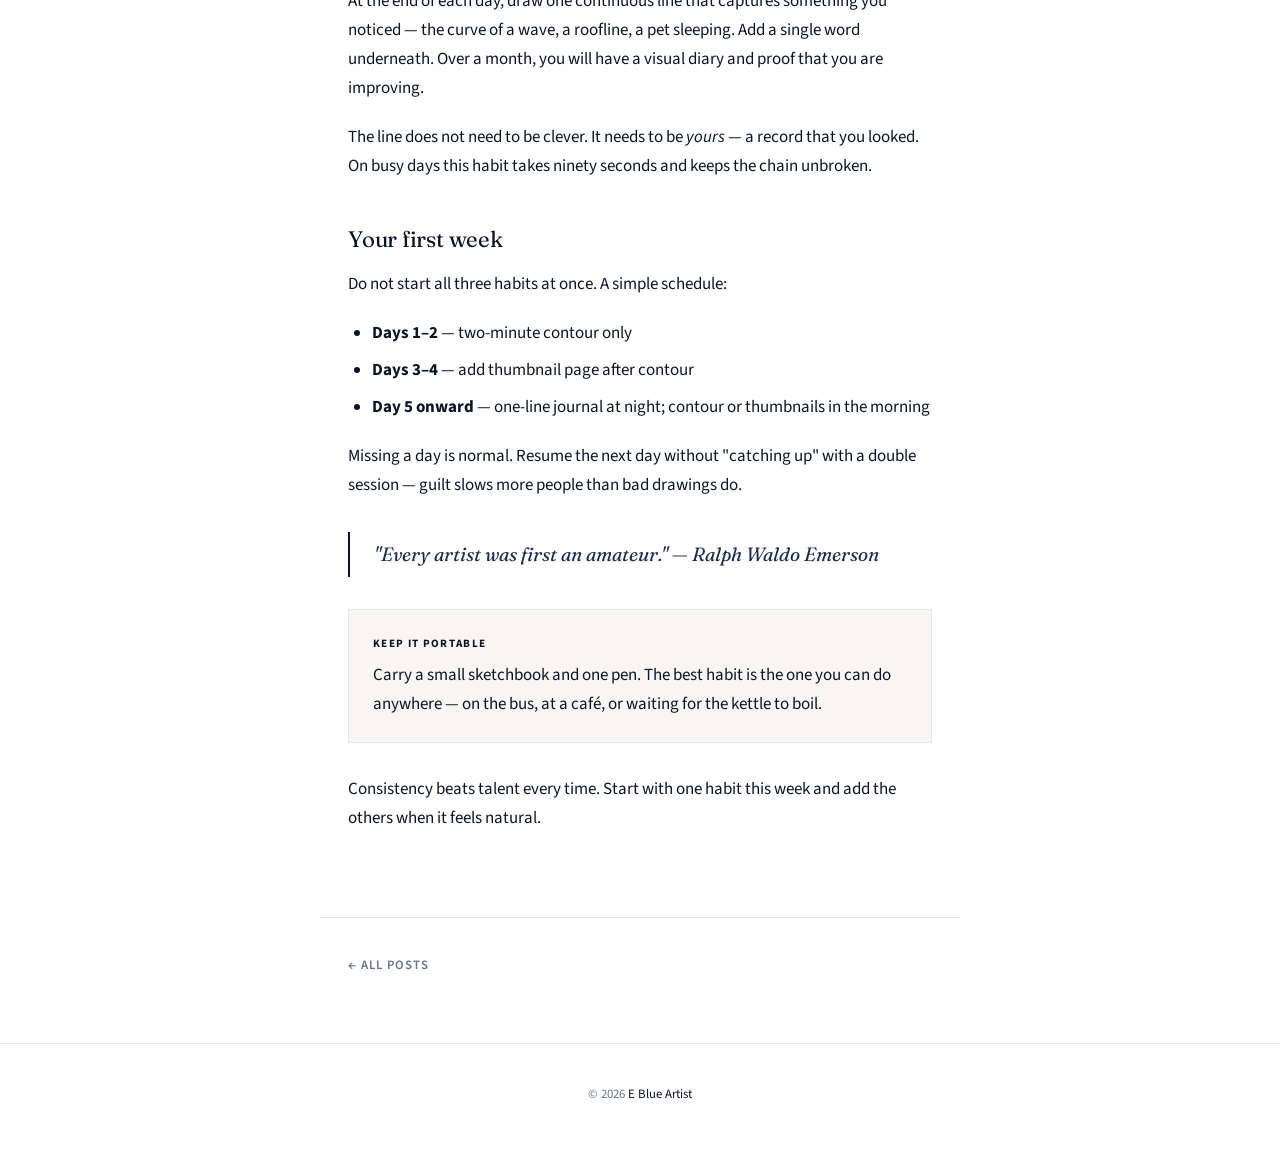
<file: posts/daily-sketch-habit.html>
<!DOCTYPE html>
<html lang="en">
<head>
  <meta charset="UTF-8">
  <meta name="viewport" content="width=device-width, initial-scale=1.0">
  <title>Three Quick Sketch Habits to Build Confidence — E Blue Artist</title>
  <meta name="description" content="Simple daily sketching habits that help beginners build confidence and improve faster.">
  <link rel="preconnect" href="https://fonts.googleapis.com">
  <link rel="preconnect" href="https://fonts.gstatic.com" crossorigin>
  <link href="https://fonts.googleapis.com/css2?family=Fraunces:opsz,wght@9..144,400;500;600&family=Source+Sans+3:wght@400;500;600;700&display=swap" rel="stylesheet">
  <link rel="icon" href="../assets/logo.png" type="image/png">
  <link rel="stylesheet" href="../css/style.css">
</head>
<body>

  <header class="site-header">
    <div class="header-inner">
      <a href="../index.html" class="brand">
        <img src="../assets/logo.png" alt="e blue artist logo" width="48" height="48">
        <div>
          <div class="brand-text">e blue artist</div>
          <div class="brand-tag">Art n craft</div>
        </div>
      </a>
      <button class="nav-toggle" aria-label="Toggle menu" aria-expanded="false">
        <span></span><span></span><span></span>
      </button>
      <ul class="site-nav">
        <li><a href="../index.html">Home</a></li>
        <li><a href="../index.html#journal">Journal</a></li>
        <li><a href="../materials.html">Materials</a></li>
        <li><a href="../tips.html">Tips</a></li>
        <li><a href="../artists.html">Artists</a></li>
        <li><a href="../index.html#about">About</a></li>
      </ul>
    </div>
  </header>

  <div class="post-hero">
    <span class="post-tag tag-tips">Art Tips</span>
    <h1>Three Quick Sketch Habits to Build Confidence</h1>
    <p class="post-meta">10 Jun 26 · 6 min read</p>
  </div>

  <article class="post-content">
    <p>The hardest part of learning to draw is not technique — it is showing up. These three habits take five to fifteen minutes each and compound quickly over a few weeks.</p>

    <figure class="post-figure">
      <img src="../assets/sketch-tips.png" alt="Several quick sketch studies of feet drawn in pencil">
      <figcaption>Loose sketch studies are a simple way to build confidence and observation every day.</figcaption>
    </figure>

    <h2>1. The two-minute contour</h2>
    <p>Pick any object within arm's reach. Set a timer for two minutes and draw its outline without lifting your pen. Do not worry about proportions — just trace what you see. This trains your eye to follow edges instead of drawing symbols (like "eye shapes" or "cup shapes").</p>
    <p>Try the same object three days in a row. By the third session you will notice edges you missed before — the rim of a mug, the fold in fabric, the gap between fingers. That is progress you can measure without comparing yourself to anyone else.</p>

    <h2>2. The thumbnail page</h2>
    <p>On a scrap of paper, draw six tiny boxes (about 3 cm each). Fill each box with a different composition of the same subject — a tree, a mug, your hand. Working small removes the pressure of "making art" and lets you experiment freely.</p>
    <p>Thumbnails are how professionals plan paintings. You are learning to ask: what if I crop tighter? what if the subject sits lower? what if I leave more empty space? Six boxes take less than ten minutes and answer those questions cheaply.</p>

    <h2>3. The one-line journal</h2>
    <p>At the end of each day, draw one continuous line that captures something you noticed — the curve of a wave, a roofline, a pet sleeping. Add a single word underneath. Over a month, you will have a visual diary and proof that you are improving.</p>
    <p>The line does not need to be clever. It needs to be <em>yours</em> — a record that you looked. On busy days this habit takes ninety seconds and keeps the chain unbroken.</p>

    <h2>Your first week</h2>
    <p>Do not start all three habits at once. A simple schedule:</p>
    <ul>
      <li><strong>Days 1–2</strong> — two-minute contour only</li>
      <li><strong>Days 3–4</strong> — add thumbnail page after contour</li>
      <li><strong>Day 5 onward</strong> — one-line journal at night; contour or thumbnails in the morning</li>
    </ul>
    <p>Missing a day is normal. Resume the next day without "catching up" with a double session — guilt slows more people than bad drawings do.</p>

    <blockquote>
      "Every artist was first an amateur." — Ralph Waldo Emerson
    </blockquote>

    <div class="tip-box">
      <strong>Keep it portable</strong>
      Carry a small sketchbook and one pen. The best habit is the one you can do anywhere — on the bus, at a café, or waiting for the kettle to boil.
    </div>

    <p>Consistency beats talent every time. Start with one habit this week and add the others when it feels natural.</p>
  </article>

  <nav class="post-nav">
    <a href="../index.html">← All posts</a>
  </nav>

  <footer class="site-footer">
    <p>&copy; 2026 <a href="https://www.e-blue-artist.com">E Blue Artist</a></p>
  </footer>

  <script src="../js/main.js"></script>
</body>
</html>
</file>
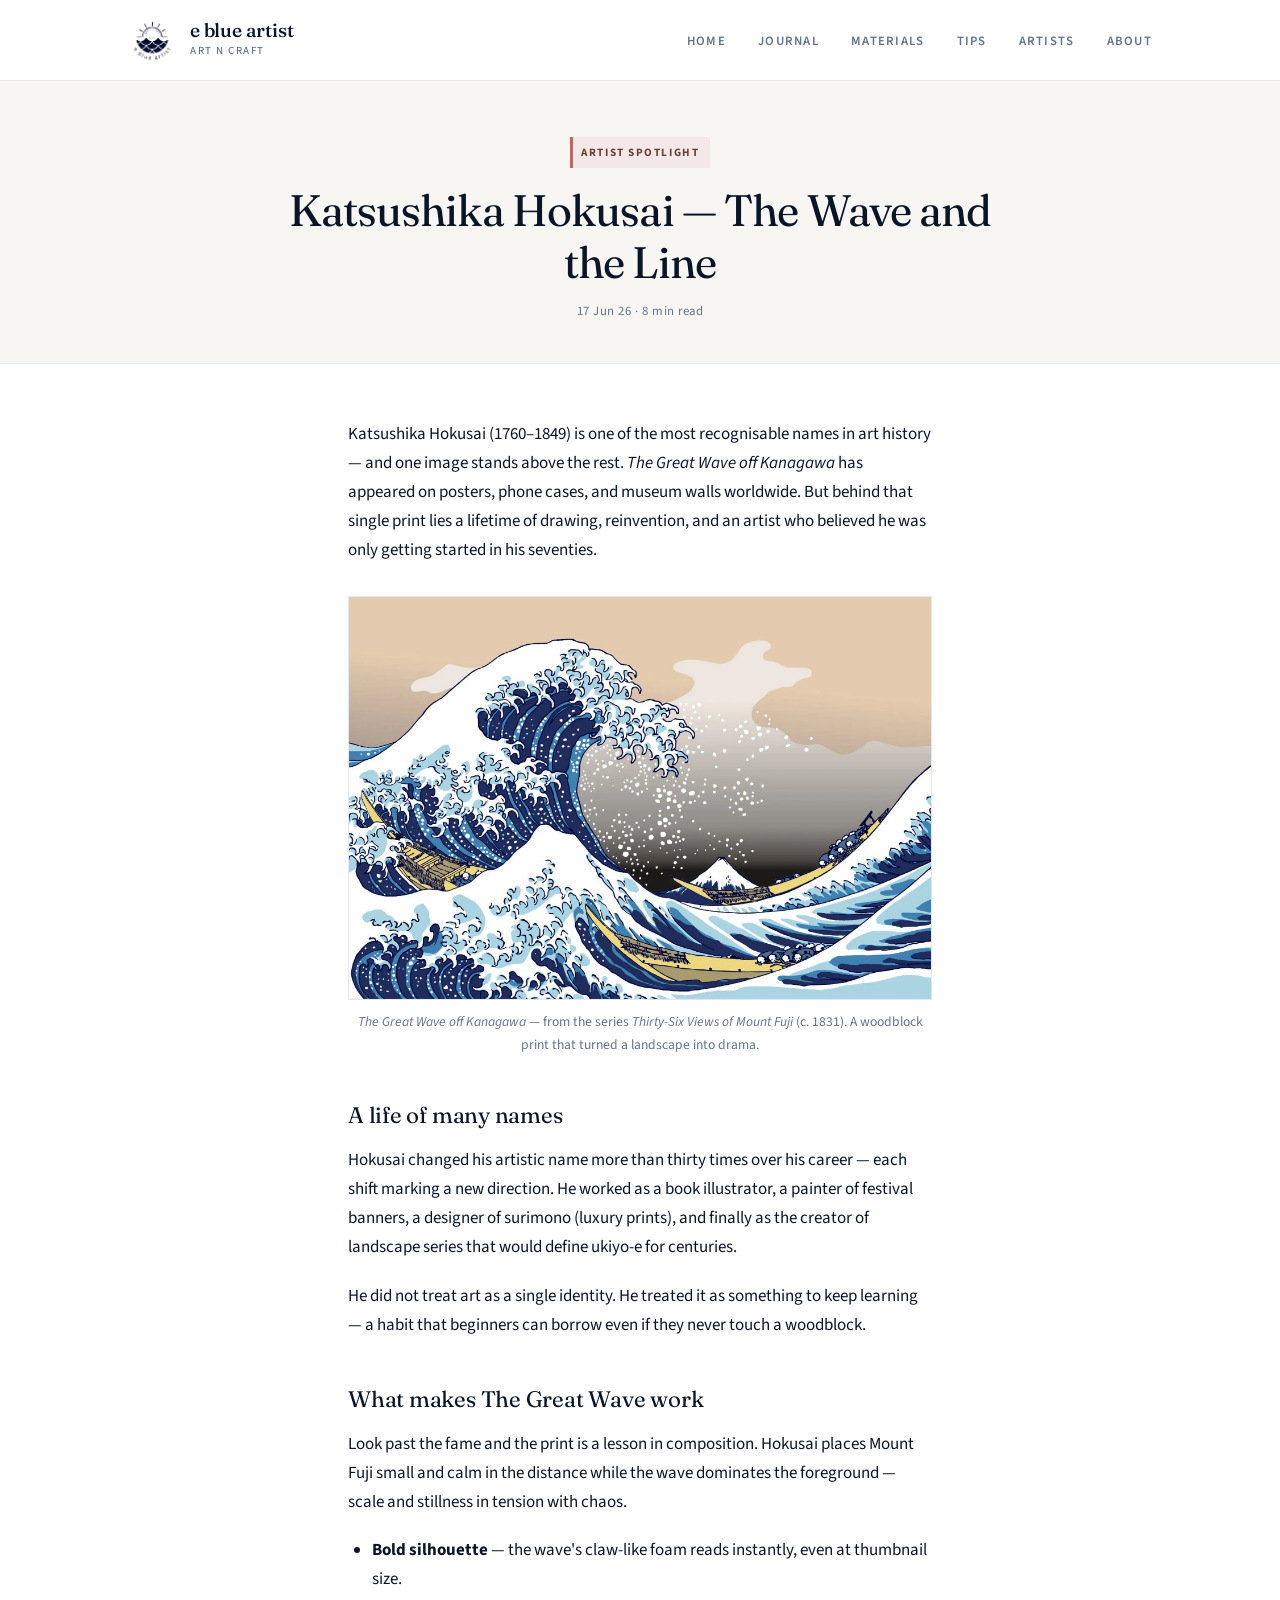
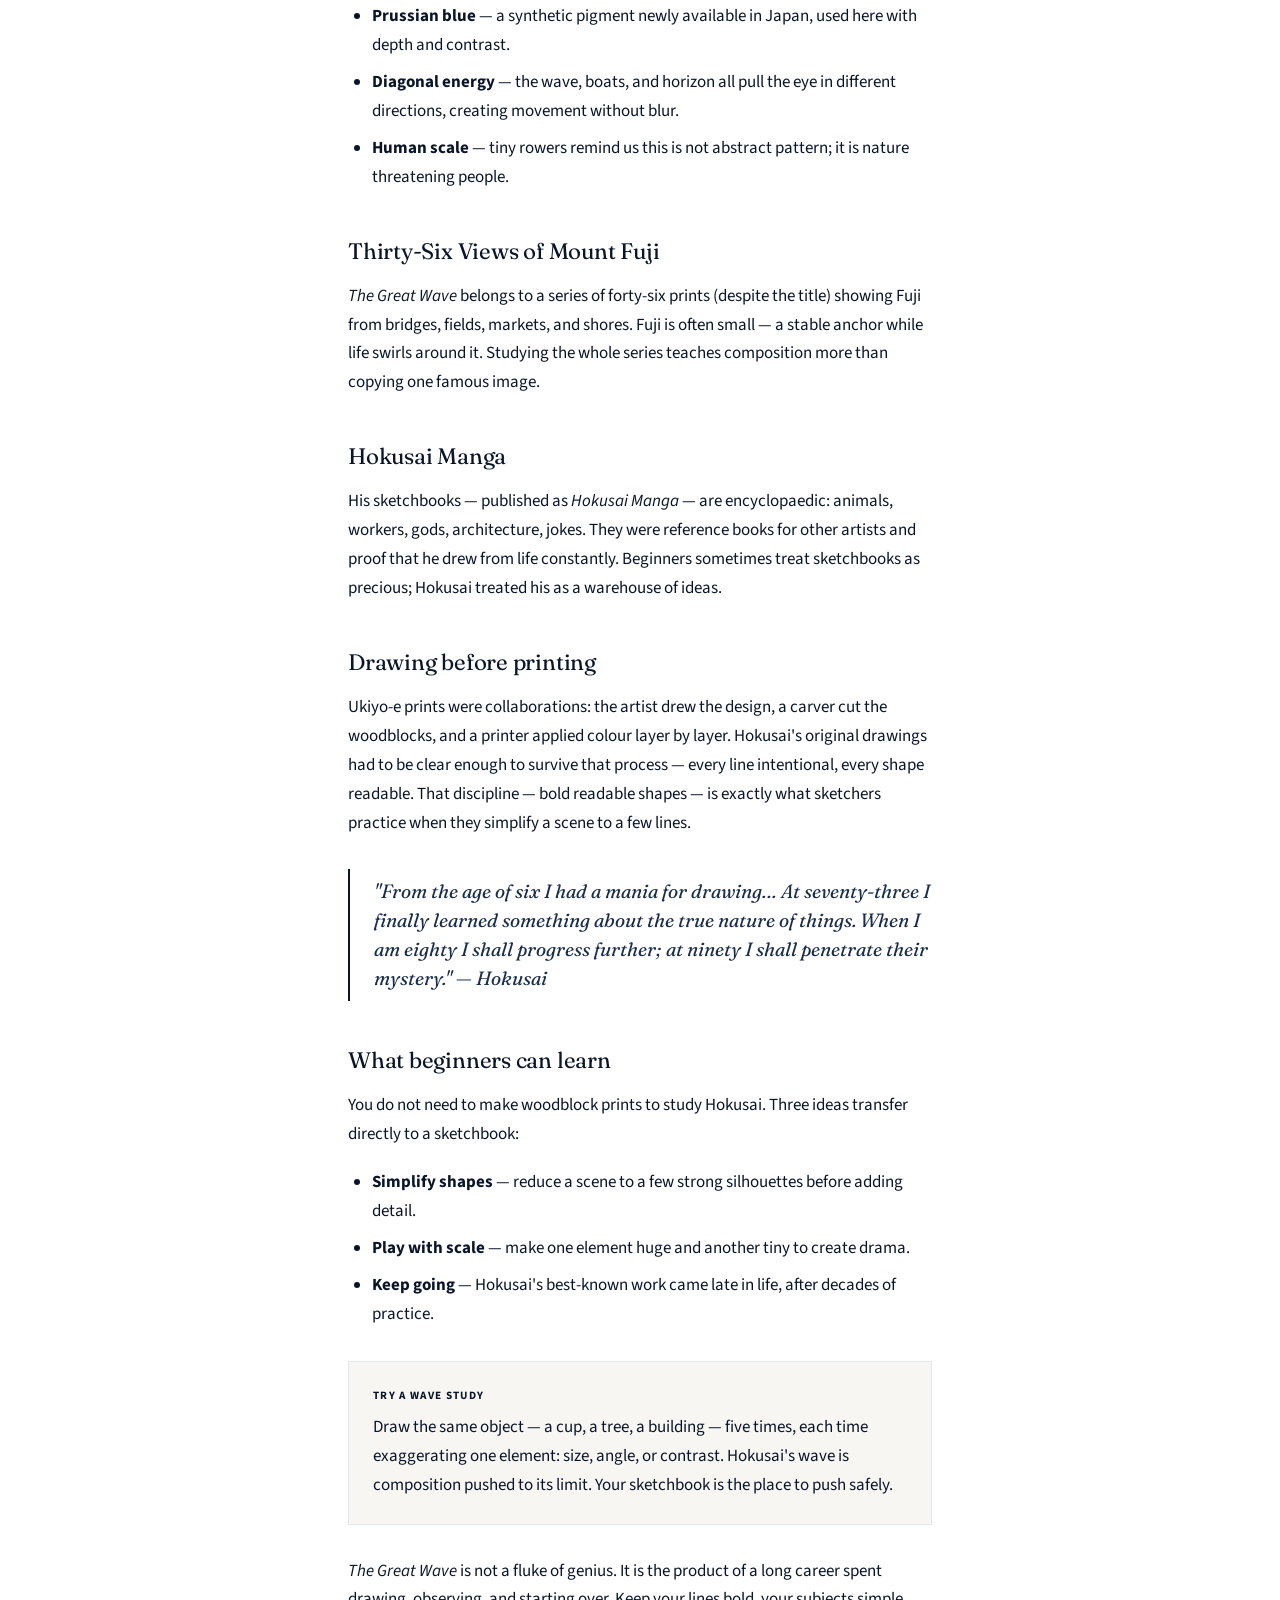
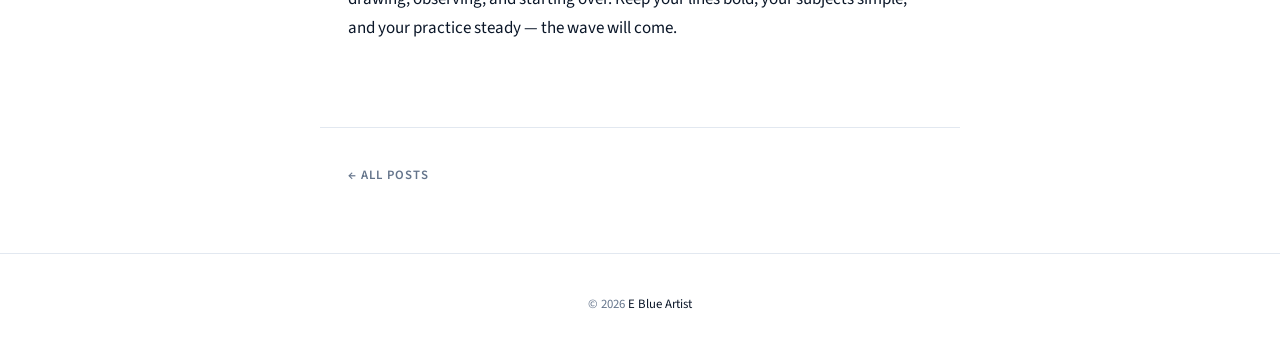
<file: posts/hokusai-great-wave.html>
<!DOCTYPE html>
<html lang="en">
<head>
  <meta charset="UTF-8">
  <meta name="viewport" content="width=device-width, initial-scale=1.0">
  <title>Katsushika Hokusai — The Wave and the Line — E Blue Artist</title>
  <meta name="description" content="Artist spotlight on Katsushika Hokusai and how The Great Wave off Kanagawa shows the power of bold composition and lifelong practice.">
  <link rel="preconnect" href="https://fonts.googleapis.com">
  <link rel="preconnect" href="https://fonts.gstatic.com" crossorigin>
  <link href="https://fonts.googleapis.com/css2?family=Fraunces:opsz,wght@9..144,400;500;600&family=Source+Sans+3:wght@400;500;600;700&display=swap" rel="stylesheet">
  <link rel="icon" href="../assets/logo.png" type="image/png">
  <link rel="stylesheet" href="../css/style.css">
</head>
<body>

  <header class="site-header">
    <div class="header-inner">
      <a href="../index.html" class="brand">
        <img src="../assets/logo.png" alt="e blue artist logo" width="48" height="48">
        <div>
          <div class="brand-text">e blue artist</div>
          <div class="brand-tag">Art n craft</div>
        </div>
      </a>
      <button class="nav-toggle" aria-label="Toggle menu" aria-expanded="false">
        <span></span><span></span><span></span>
      </button>
      <ul class="site-nav">
        <li><a href="../index.html">Home</a></li>
        <li><a href="../index.html#journal">Journal</a></li>
        <li><a href="../materials.html">Materials</a></li>
        <li><a href="../tips.html">Tips</a></li>
        <li><a href="../artists.html">Artists</a></li>
        <li><a href="../index.html#about">About</a></li>
      </ul>
    </div>
  </header>

  <div class="post-hero">
    <span class="post-tag tag-artist">Artist Spotlight</span>
    <h1>Katsushika Hokusai — The Wave and the Line</h1>
    <p class="post-meta">17 Jun 26 · 8 min read</p>
  </div>

  <article class="post-content">
    <p>Katsushika Hokusai (1760–1849) is one of the most recognisable names in art history — and one image stands above the rest. <em>The Great Wave off Kanagawa</em> has appeared on posters, phone cases, and museum walls worldwide. But behind that single print lies a lifetime of drawing, reinvention, and an artist who believed he was only getting started in his seventies.</p>

    <figure class="post-figure">
      <img src="../assets/hokusai-great-wave.png" alt="Hokusai's The Great Wave off Kanagawa — a towering blue wave curling over boats with Mount Fuji in the distance">
      <figcaption><em>The Great Wave off Kanagawa</em> — from the series <em>Thirty-Six Views of Mount Fuji</em> (c. 1831). A woodblock print that turned a landscape into drama.</figcaption>
    </figure>

    <h2>A life of many names</h2>
    <p>Hokusai changed his artistic name more than thirty times over his career — each shift marking a new direction. He worked as a book illustrator, a painter of festival banners, a designer of surimono (luxury prints), and finally as the creator of landscape series that would define ukiyo-e for centuries.</p>
    <p>He did not treat art as a single identity. He treated it as something to keep learning — a habit that beginners can borrow even if they never touch a woodblock.</p>

    <h2>What makes The Great Wave work</h2>
    <p>Look past the fame and the print is a lesson in composition. Hokusai places Mount Fuji small and calm in the distance while the wave dominates the foreground — scale and stillness in tension with chaos.</p>
    <ul>
      <li><strong>Bold silhouette</strong> — the wave's claw-like foam reads instantly, even at thumbnail size.</li>
      <li><strong>Prussian blue</strong> — a synthetic pigment newly available in Japan, used here with depth and contrast.</li>
      <li><strong>Diagonal energy</strong> — the wave, boats, and horizon all pull the eye in different directions, creating movement without blur.</li>
      <li><strong>Human scale</strong> — tiny rowers remind us this is not abstract pattern; it is nature threatening people.</li>
    </ul>

    <h2>Thirty-Six Views of Mount Fuji</h2>
    <p><em>The Great Wave</em> belongs to a series of forty-six prints (despite the title) showing Fuji from bridges, fields, markets, and shores. Fuji is often small — a stable anchor while life swirls around it. Studying the whole series teaches composition more than copying one famous image.</p>

    <h2>Hokusai Manga</h2>
    <p>His sketchbooks — published as <em>Hokusai Manga</em> — are encyclopaedic: animals, workers, gods, architecture, jokes. They were reference books for other artists and proof that he drew from life constantly. Beginners sometimes treat sketchbooks as precious; Hokusai treated his as a warehouse of ideas.</p>

    <h2>Drawing before printing</h2>
    <p>Ukiyo-e prints were collaborations: the artist drew the design, a carver cut the woodblocks, and a printer applied colour layer by layer. Hokusai's original drawings had to be clear enough to survive that process — every line intentional, every shape readable. That discipline — bold readable shapes — is exactly what sketchers practice when they simplify a scene to a few lines.</p>

    <blockquote>
      "From the age of six I had a mania for drawing… At seventy-three I finally learned something about the true nature of things. When I am eighty I shall progress further; at ninety I shall penetrate their mystery." — Hokusai
    </blockquote>

    <h2>What beginners can learn</h2>
    <p>You do not need to make woodblock prints to study Hokusai. Three ideas transfer directly to a sketchbook:</p>
    <ul>
      <li><strong>Simplify shapes</strong> — reduce a scene to a few strong silhouettes before adding detail.</li>
      <li><strong>Play with scale</strong> — make one element huge and another tiny to create drama.</li>
      <li><strong>Keep going</strong> — Hokusai's best-known work came late in life, after decades of practice.</li>
    </ul>

    <div class="tip-box">
      <strong>Try a wave study</strong>
      Draw the same object — a cup, a tree, a building — five times, each time exaggerating one element: size, angle, or contrast. Hokusai's wave is composition pushed to its limit. Your sketchbook is the place to push safely.
    </div>

    <p><em>The Great Wave</em> is not a fluke of genius. It is the product of a long career spent drawing, observing, and starting over. Keep your lines bold, your subjects simple, and your practice steady — the wave will come.</p>
  </article>

  <nav class="post-nav">
    <a href="../index.html">← All posts</a>
  </nav>

  <footer class="site-footer">
    <p>&copy; 2026 <a href="https://www.e-blue-artist.com">E Blue Artist</a></p>
  </footer>

  <script src="../js/main.js"></script>
</body>
</html>
</file>
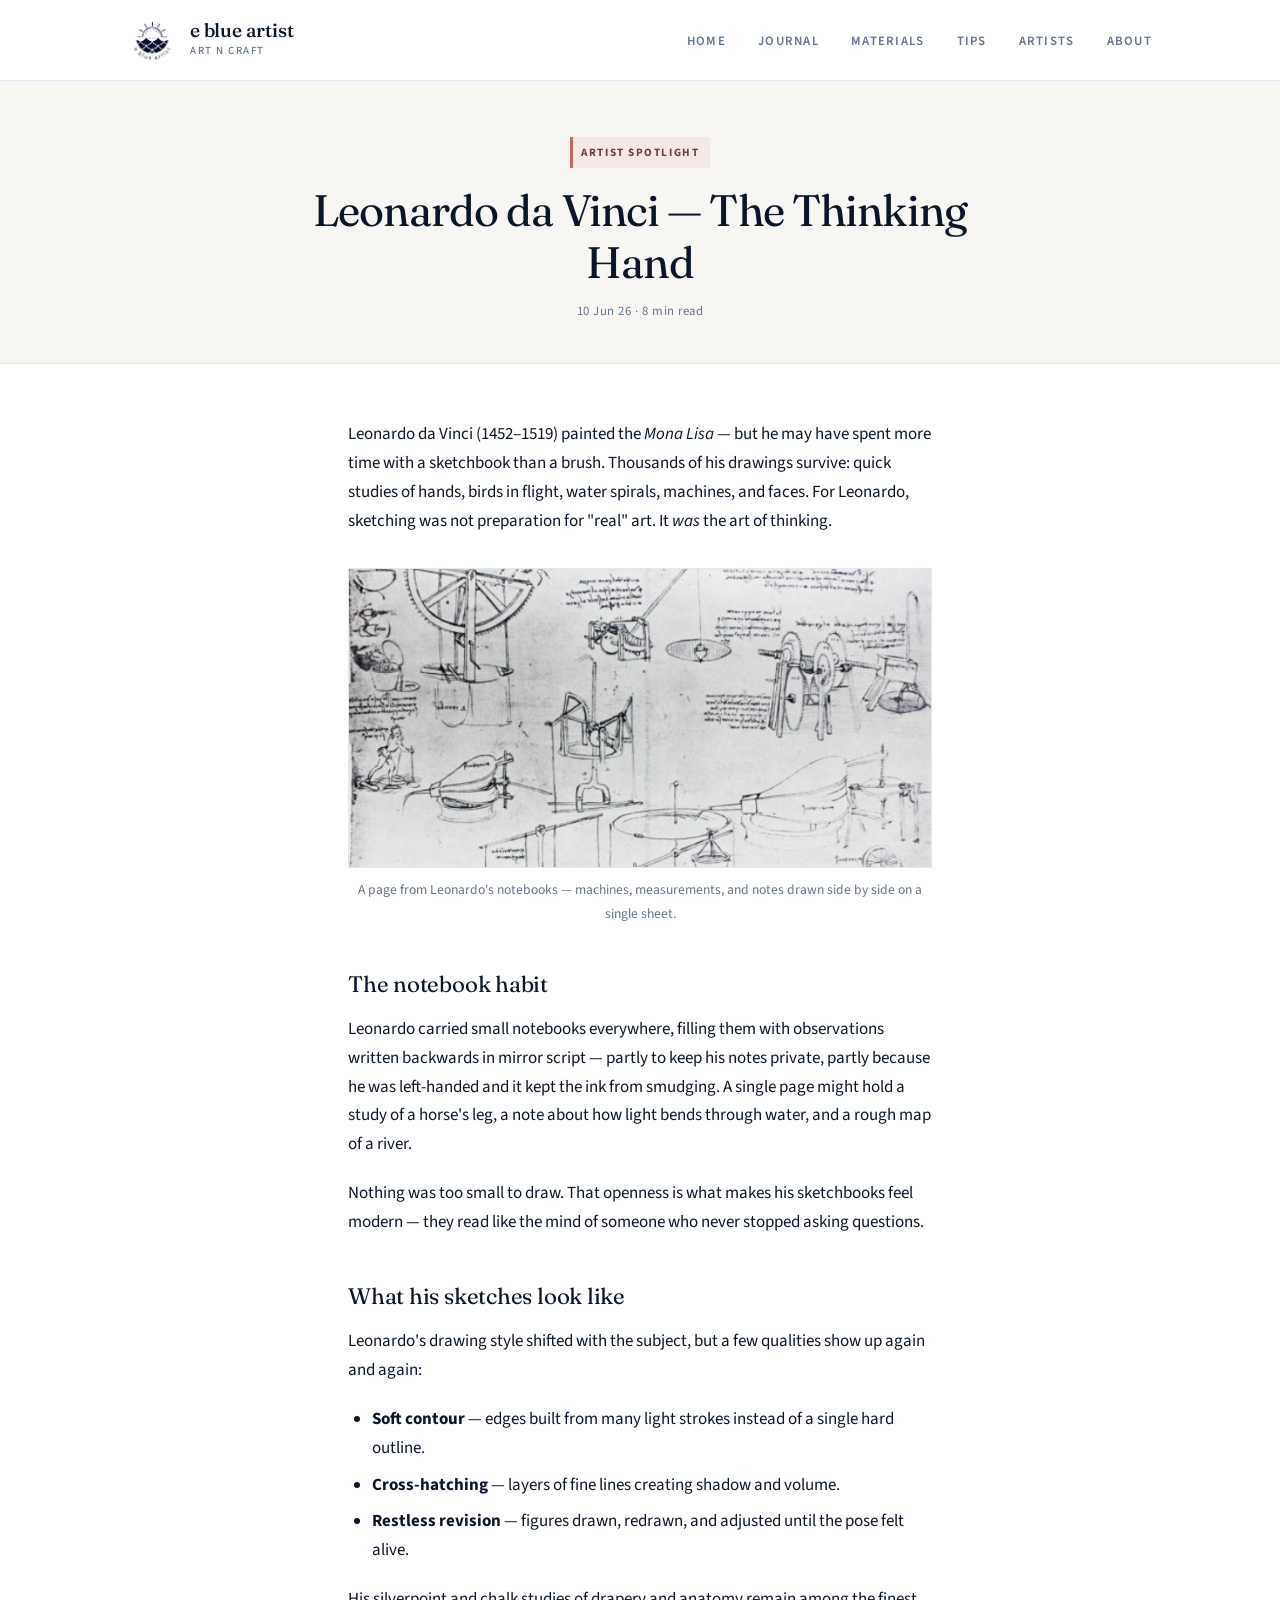
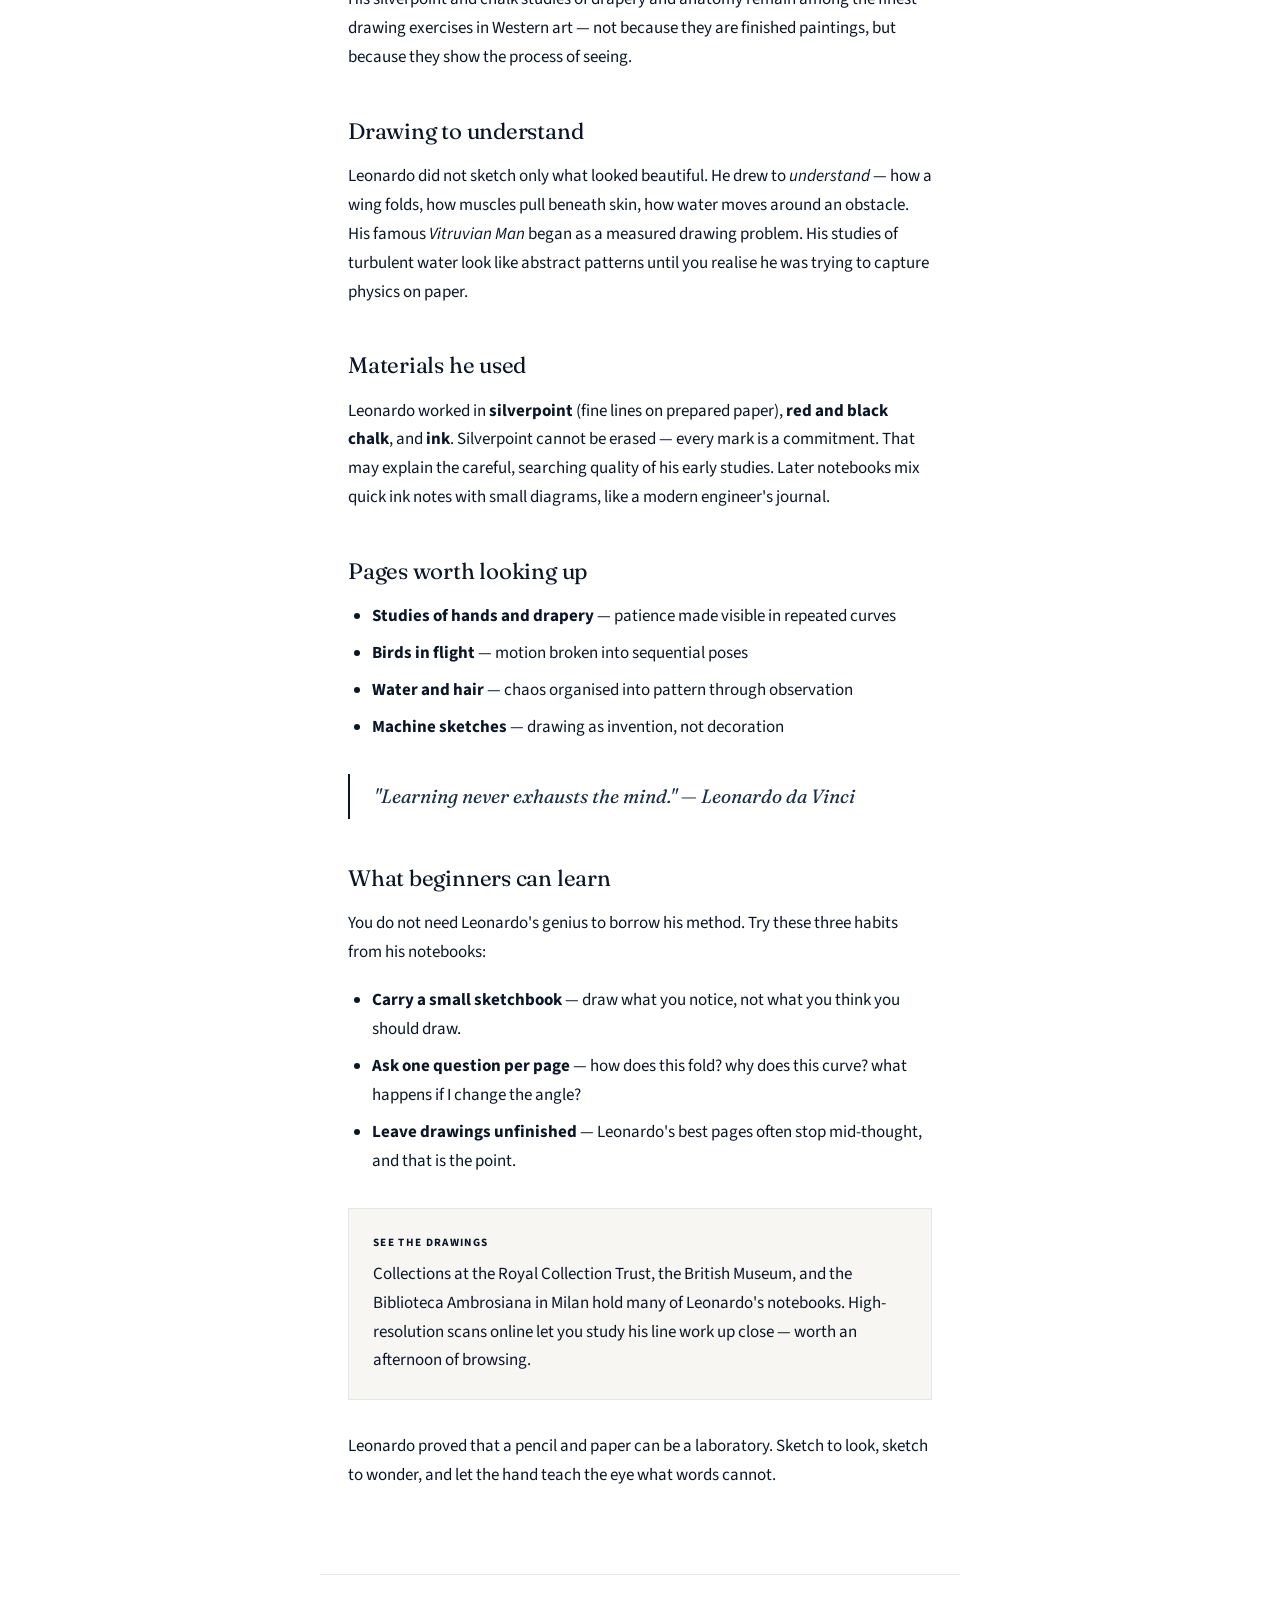
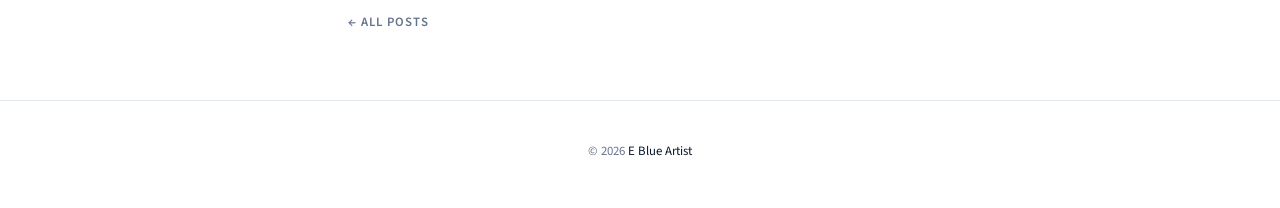
<file: posts/leonardo-da-vinci-sketches.html>
<!DOCTYPE html>
<html lang="en">
<head>
  <meta charset="UTF-8">
  <meta name="viewport" content="width=device-width, initial-scale=1.0">
  <title>Leonardo da Vinci — The Thinking Hand — E Blue Artist</title>
  <meta name="description" content="Artist spotlight on Leonardo da Vinci and how his sketchbooks turned drawing into a way of thinking.">
  <link rel="preconnect" href="https://fonts.googleapis.com">
  <link rel="preconnect" href="https://fonts.gstatic.com" crossorigin>
  <link href="https://fonts.googleapis.com/css2?family=Fraunces:opsz,wght@9..144,400;500;600&family=Source+Sans+3:wght@400;500;600;700&display=swap" rel="stylesheet">
  <link rel="icon" href="../assets/logo.png" type="image/png">
  <link rel="stylesheet" href="../css/style.css">
</head>
<body>

  <header class="site-header">
    <div class="header-inner">
      <a href="../index.html" class="brand">
        <img src="../assets/logo.png" alt="e blue artist logo" width="48" height="48">
        <div>
          <div class="brand-text">e blue artist</div>
          <div class="brand-tag">Art n craft</div>
        </div>
      </a>
      <button class="nav-toggle" aria-label="Toggle menu" aria-expanded="false">
        <span></span><span></span><span></span>
      </button>
      <ul class="site-nav">
        <li><a href="../index.html">Home</a></li>
        <li><a href="../index.html#journal">Journal</a></li>
        <li><a href="../materials.html">Materials</a></li>
        <li><a href="../tips.html">Tips</a></li>
        <li><a href="../artists.html">Artists</a></li>
        <li><a href="../index.html#about">About</a></li>
      </ul>
    </div>
  </header>

  <div class="post-hero">
    <span class="post-tag tag-artist">Artist Spotlight</span>
    <h1>Leonardo da Vinci — The Thinking Hand</h1>
    <p class="post-meta">10 Jun 26 · 8 min read</p>
  </div>

  <article class="post-content">
    <p>Leonardo da Vinci (1452–1519) painted the <em>Mona Lisa</em> — but he may have spent more time with a sketchbook than a brush. Thousands of his drawings survive: quick studies of hands, birds in flight, water spirals, machines, and faces. For Leonardo, sketching was not preparation for "real" art. It <em>was</em> the art of thinking.</p>

    <figure class="post-figure">
      <img src="../assets/leonardo-da-vinci-sketches.png" alt="Leonardo da Vinci notebook page with mechanical sketches, gears, and handwritten notes">
      <figcaption>A page from Leonardo's notebooks — machines, measurements, and notes drawn side by side on a single sheet.</figcaption>
    </figure>

    <h2>The notebook habit</h2>
    <p>Leonardo carried small notebooks everywhere, filling them with observations written backwards in mirror script — partly to keep his notes private, partly because he was left-handed and it kept the ink from smudging. A single page might hold a study of a horse's leg, a note about how light bends through water, and a rough map of a river.</p>
    <p>Nothing was too small to draw. That openness is what makes his sketchbooks feel modern — they read like the mind of someone who never stopped asking questions.</p>

    <h2>What his sketches look like</h2>
    <p>Leonardo's drawing style shifted with the subject, but a few qualities show up again and again:</p>
    <ul>
      <li><strong>Soft contour</strong> — edges built from many light strokes instead of a single hard outline.</li>
      <li><strong>Cross-hatching</strong> — layers of fine lines creating shadow and volume.</li>
      <li><strong>Restless revision</strong> — figures drawn, redrawn, and adjusted until the pose felt alive.</li>
    </ul>
    <p>His silverpoint and chalk studies of drapery and anatomy remain among the finest drawing exercises in Western art — not because they are finished paintings, but because they show the process of seeing.</p>

    <h2>Drawing to understand</h2>
    <p>Leonardo did not sketch only what looked beautiful. He drew to <em>understand</em> — how a wing folds, how muscles pull beneath skin, how water moves around an obstacle. His famous <em>Vitruvian Man</em> began as a measured drawing problem. His studies of turbulent water look like abstract patterns until you realise he was trying to capture physics on paper.</p>

    <h2>Materials he used</h2>
    <p>Leonardo worked in <strong>silverpoint</strong> (fine lines on prepared paper), <strong>red and black chalk</strong>, and <strong>ink</strong>. Silverpoint cannot be erased — every mark is a commitment. That may explain the careful, searching quality of his early studies. Later notebooks mix quick ink notes with small diagrams, like a modern engineer's journal.</p>

    <h2>Pages worth looking up</h2>
    <ul>
      <li><strong>Studies of hands and drapery</strong> — patience made visible in repeated curves</li>
      <li><strong>Birds in flight</strong> — motion broken into sequential poses</li>
      <li><strong>Water and hair</strong> — chaos organised into pattern through observation</li>
      <li><strong>Machine sketches</strong> — drawing as invention, not decoration</li>
    </ul>

    <blockquote>
      "Learning never exhausts the mind." — Leonardo da Vinci
    </blockquote>

    <h2>What beginners can learn</h2>
    <p>You do not need Leonardo's genius to borrow his method. Try these three habits from his notebooks:</p>
    <ul>
      <li><strong>Carry a small sketchbook</strong> — draw what you notice, not what you think you should draw.</li>
      <li><strong>Ask one question per page</strong> — how does this fold? why does this curve? what happens if I change the angle?</li>
      <li><strong>Leave drawings unfinished</strong> — Leonardo's best pages often stop mid-thought, and that is the point.</li>
    </ul>

    <div class="tip-box">
      <strong>See the drawings</strong>
      Collections at the Royal Collection Trust, the British Museum, and the Biblioteca Ambrosiana in Milan hold many of Leonardo's notebooks. High-resolution scans online let you study his line work up close — worth an afternoon of browsing.
    </div>

    <p>Leonardo proved that a pencil and paper can be a laboratory. Sketch to look, sketch to wonder, and let the hand teach the eye what words cannot.</p>
  </article>

  <nav class="post-nav">
    <a href="../index.html">← All posts</a>
  </nav>

  <footer class="site-footer">
    <p>&copy; 2026 <a href="https://www.e-blue-artist.com">E Blue Artist</a></p>
  </footer>

  <script src="../js/main.js"></script>
</body>
</html>
</file>
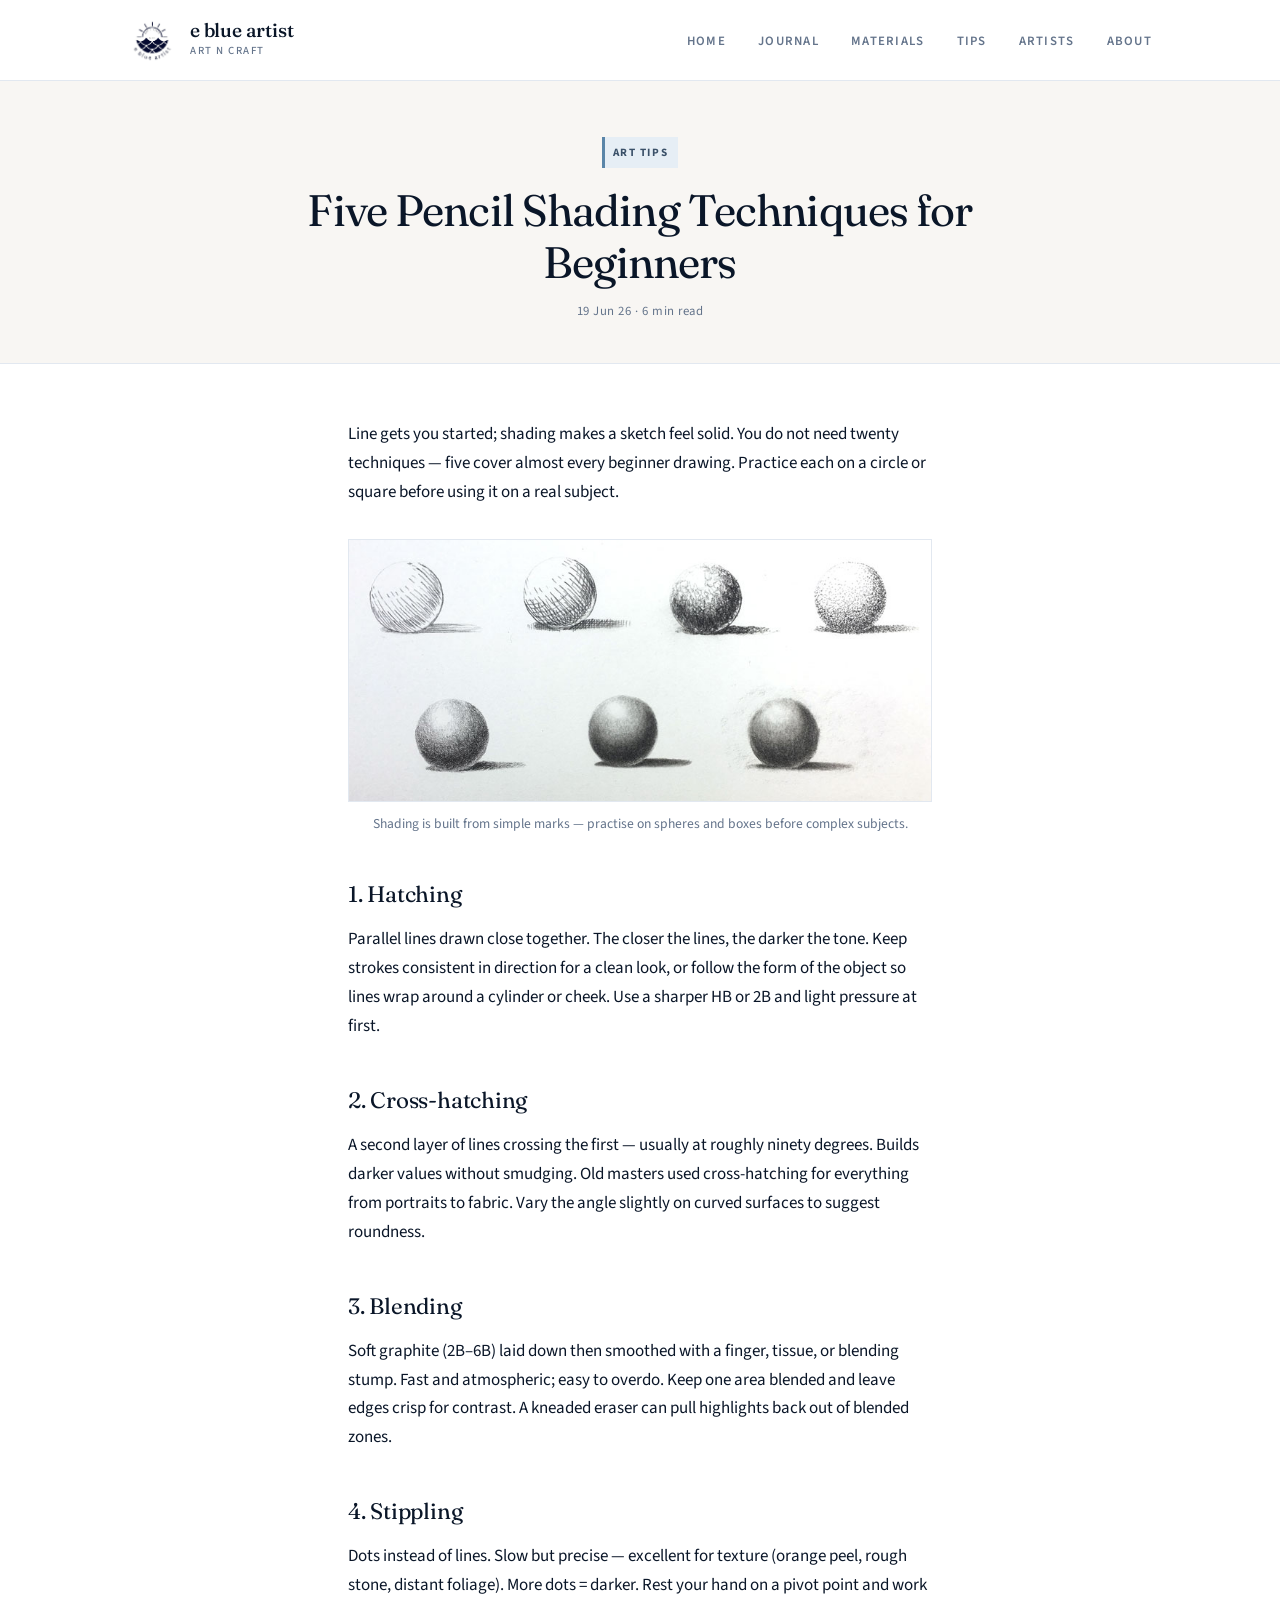
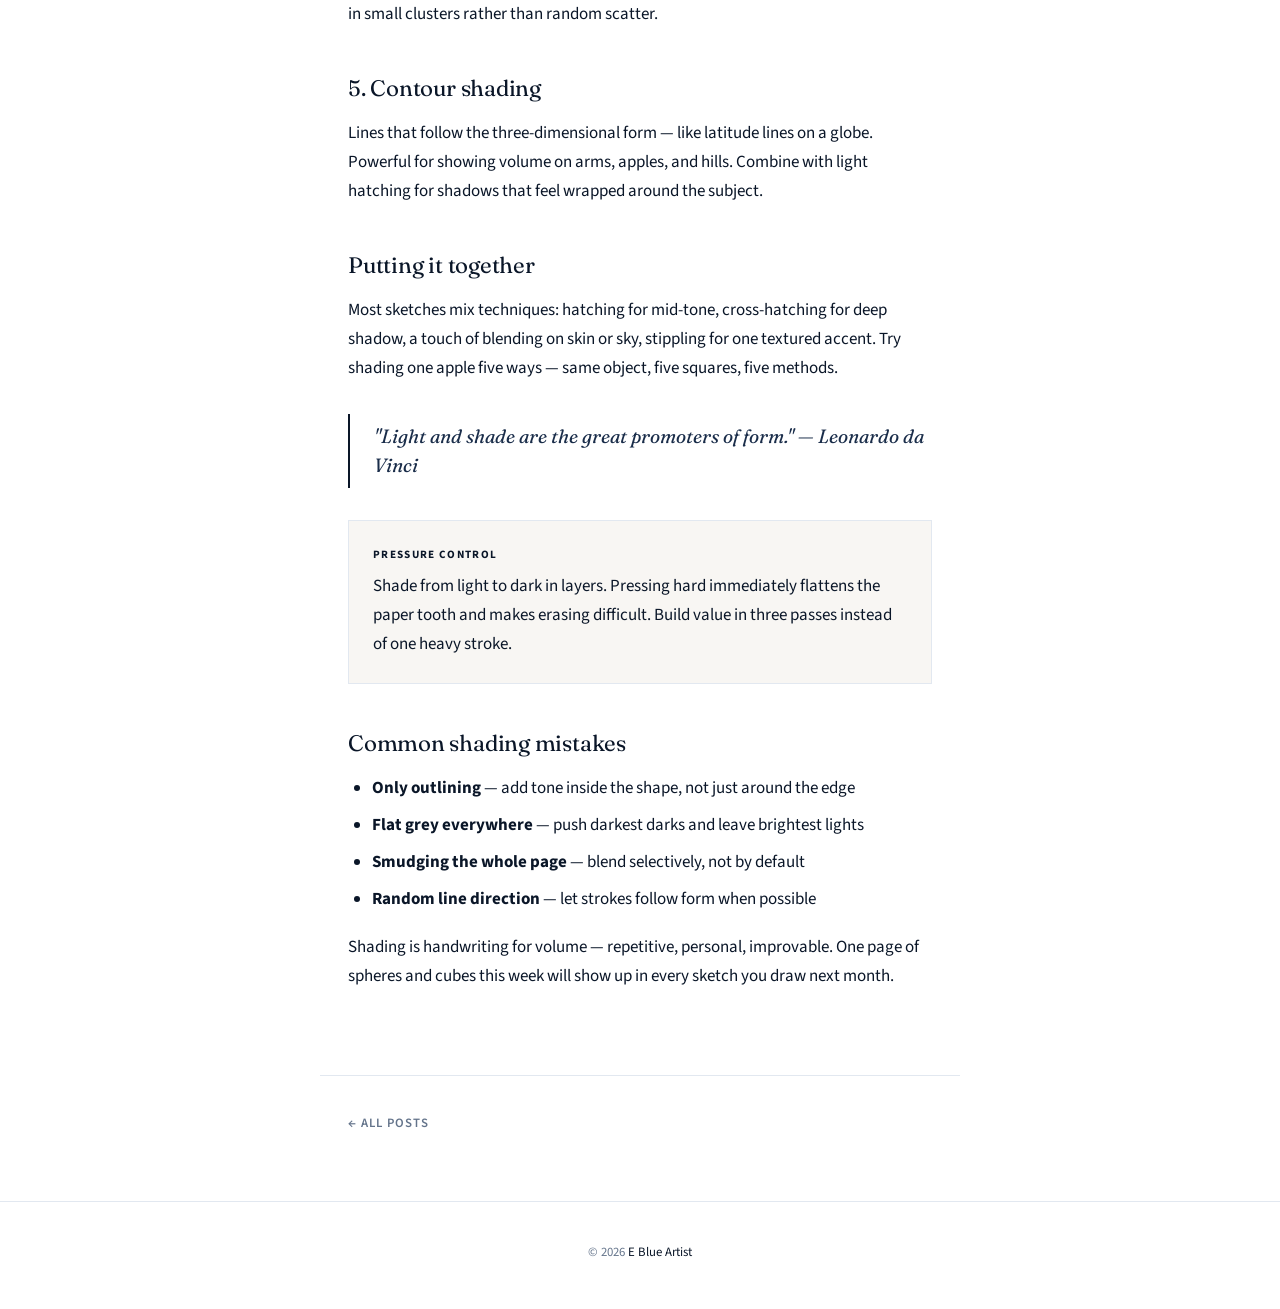
<file: posts/pencil-shading-techniques.html>
<!DOCTYPE html>
<html lang="en">
<head>
  <meta charset="UTF-8">
  <meta name="viewport" content="width=device-width, initial-scale=1.0">
  <title>Five Pencil Shading Techniques for Beginners — E Blue Artist</title>
  <meta name="description" content="Hatching, cross-hatching, blending, stippling, and contour shading — simple pencil techniques every sketcher should know.">
  <link rel="preconnect" href="https://fonts.googleapis.com">
  <link rel="preconnect" href="https://fonts.gstatic.com" crossorigin>
  <link href="https://fonts.googleapis.com/css2?family=Fraunces:opsz,wght@9..144,400;500;600&family=Source+Sans+3:wght@400;500;600;700&display=swap" rel="stylesheet">
  <link rel="icon" href="../assets/logo.png" type="image/png">
  <link rel="stylesheet" href="../css/style.css">
</head>
<body>

  <header class="site-header">
    <div class="header-inner">
      <a href="../index.html" class="brand">
        <img src="../assets/logo.png" alt="e blue artist logo" width="48" height="48">
        <div>
          <div class="brand-text">e blue artist</div>
          <div class="brand-tag">Art n craft</div>
        </div>
      </a>
      <button class="nav-toggle" aria-label="Toggle menu" aria-expanded="false">
        <span></span><span></span><span></span>
      </button>
      <ul class="site-nav">
        <li><a href="../index.html">Home</a></li>
        <li><a href="../index.html#journal">Journal</a></li>
        <li><a href="../materials.html">Materials</a></li>
        <li><a href="../tips.html">Tips</a></li>
        <li><a href="../artists.html">Artists</a></li>
        <li><a href="../index.html#about">About</a></li>
      </ul>
    </div>
  </header>

  <div class="post-hero">
    <span class="post-tag tag-tips">Art Tips</span>
    <h1>Five Pencil Shading Techniques for Beginners</h1>
    <p class="post-meta">19 Jun 26 · 6 min read</p>
  </div>

  <article class="post-content">
    <p>Line gets you started; shading makes a sketch feel solid. You do not need twenty techniques — five cover almost every beginner drawing. Practice each on a circle or square before using it on a real subject.</p>

    <figure class="post-figure">
      <img src="../assets/sketch-techniques.png" alt="Seven spheres showing different pencil shading techniques from hatching to blending">
      <figcaption>Shading is built from simple marks — practise on spheres and boxes before complex subjects.</figcaption>
    </figure>

    <h2>1. Hatching</h2>
    <p>Parallel lines drawn close together. The closer the lines, the darker the tone. Keep strokes consistent in direction for a clean look, or follow the form of the object so lines wrap around a cylinder or cheek. Use a sharper HB or 2B and light pressure at first.</p>

    <h2>2. Cross-hatching</h2>
    <p>A second layer of lines crossing the first — usually at roughly ninety degrees. Builds darker values without smudging. Old masters used cross-hatching for everything from portraits to fabric. Vary the angle slightly on curved surfaces to suggest roundness.</p>

    <h2>3. Blending</h2>
    <p>Soft graphite (2B–6B) laid down then smoothed with a finger, tissue, or blending stump. Fast and atmospheric; easy to overdo. Keep one area blended and leave edges crisp for contrast. A kneaded eraser can pull highlights back out of blended zones.</p>

    <h2>4. Stippling</h2>
    <p>Dots instead of lines. Slow but precise — excellent for texture (orange peel, rough stone, distant foliage). More dots = darker. Rest your hand on a pivot point and work in small clusters rather than random scatter.</p>

    <h2>5. Contour shading</h2>
    <p>Lines that follow the three-dimensional form — like latitude lines on a globe. Powerful for showing volume on arms, apples, and hills. Combine with light hatching for shadows that feel wrapped around the subject.</p>

    <h2>Putting it together</h2>
    <p>Most sketches mix techniques: hatching for mid-tone, cross-hatching for deep shadow, a touch of blending on skin or sky, stippling for one textured accent. Try shading one apple five ways — same object, five squares, five methods.</p>

    <blockquote>
      "Light and shade are the great promoters of form." — Leonardo da Vinci
    </blockquote>

    <div class="tip-box">
      <strong>Pressure control</strong>
      Shade from light to dark in layers. Pressing hard immediately flattens the paper tooth and makes erasing difficult. Build value in three passes instead of one heavy stroke.
    </div>

    <h2>Common shading mistakes</h2>
    <ul>
      <li><strong>Only outlining</strong> — add tone inside the shape, not just around the edge</li>
      <li><strong>Flat grey everywhere</strong> — push darkest darks and leave brightest lights</li>
      <li><strong>Smudging the whole page</strong> — blend selectively, not by default</li>
      <li><strong>Random line direction</strong> — let strokes follow form when possible</li>
    </ul>

    <p>Shading is handwriting for volume — repetitive, personal, improvable. One page of spheres and cubes this week will show up in every sketch you draw next month.</p>
  </article>

  <nav class="post-nav">
    <a href="../index.html">← All posts</a>
  </nav>

  <footer class="site-footer">
    <p>&copy; 2026 <a href="https://www.e-blue-artist.com">E Blue Artist</a></p>
  </footer>

  <script src="../js/main.js"></script>
</body>
</html>
</file>
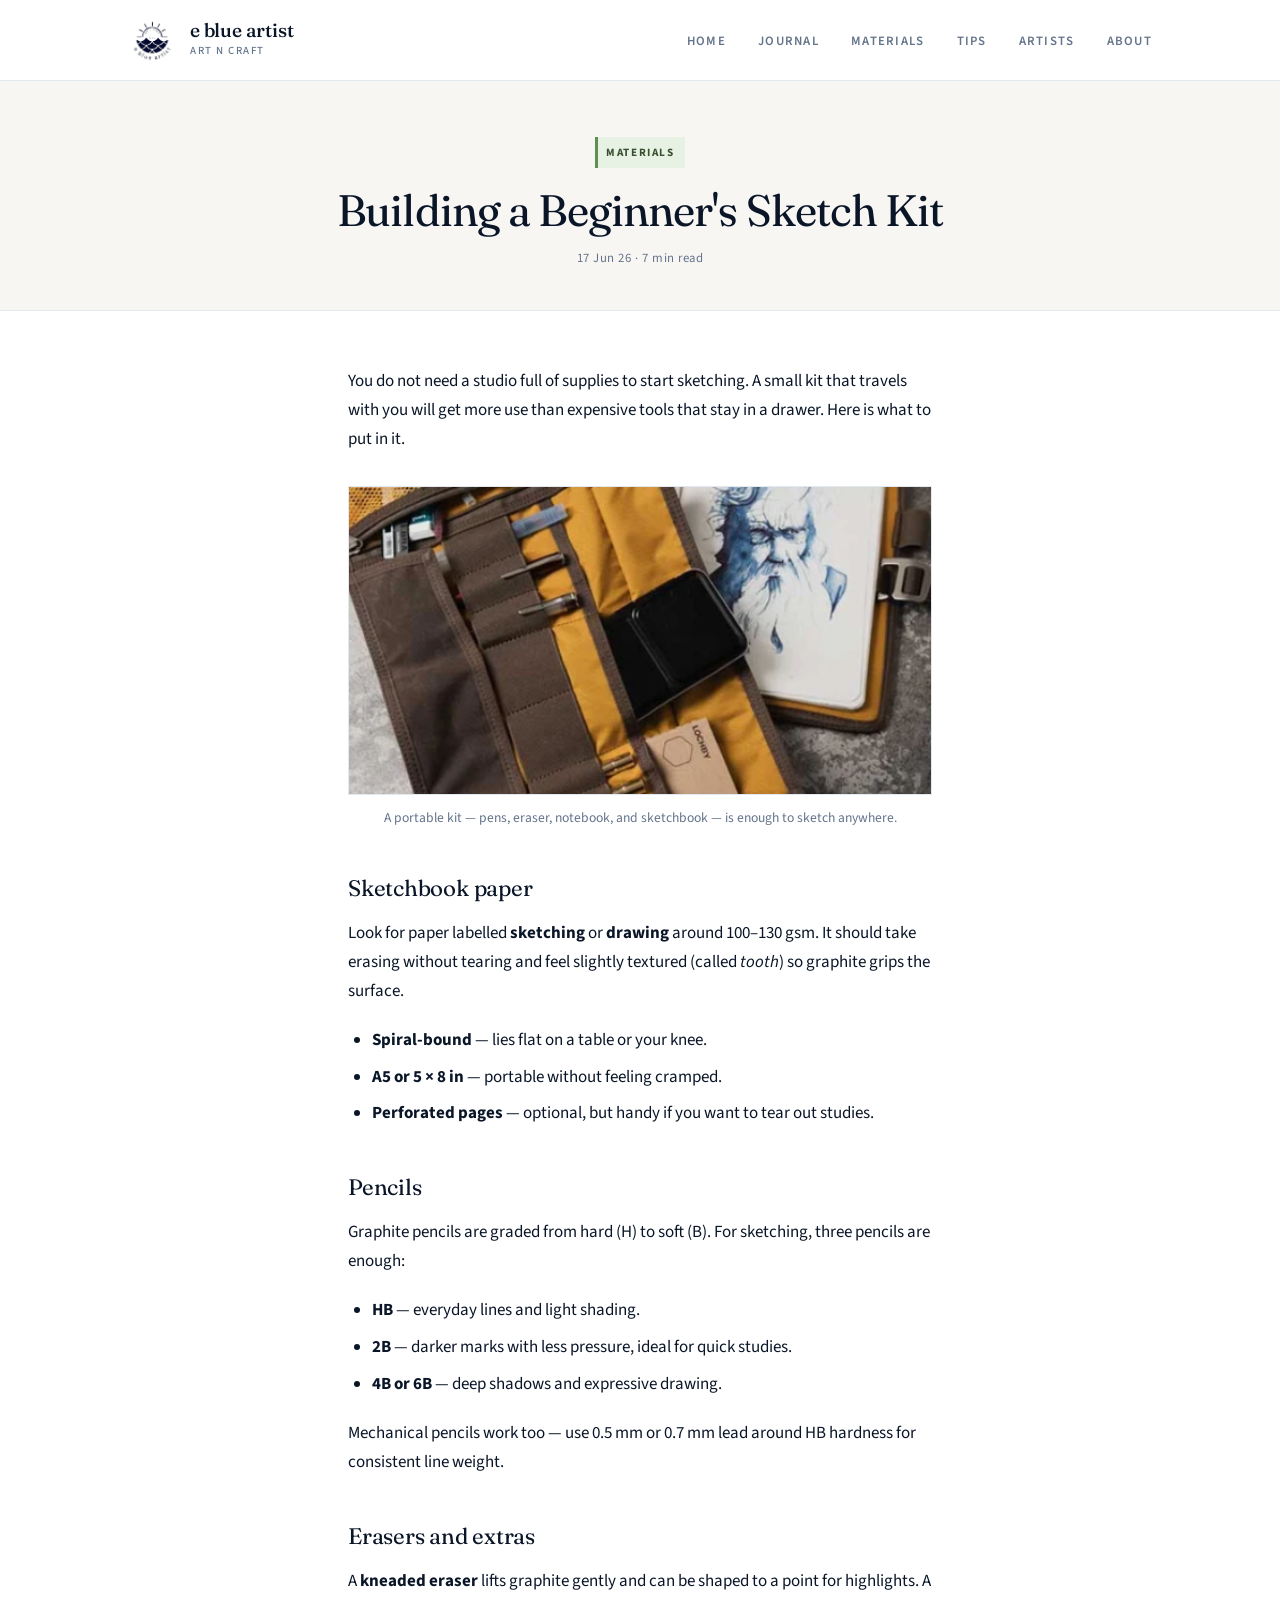
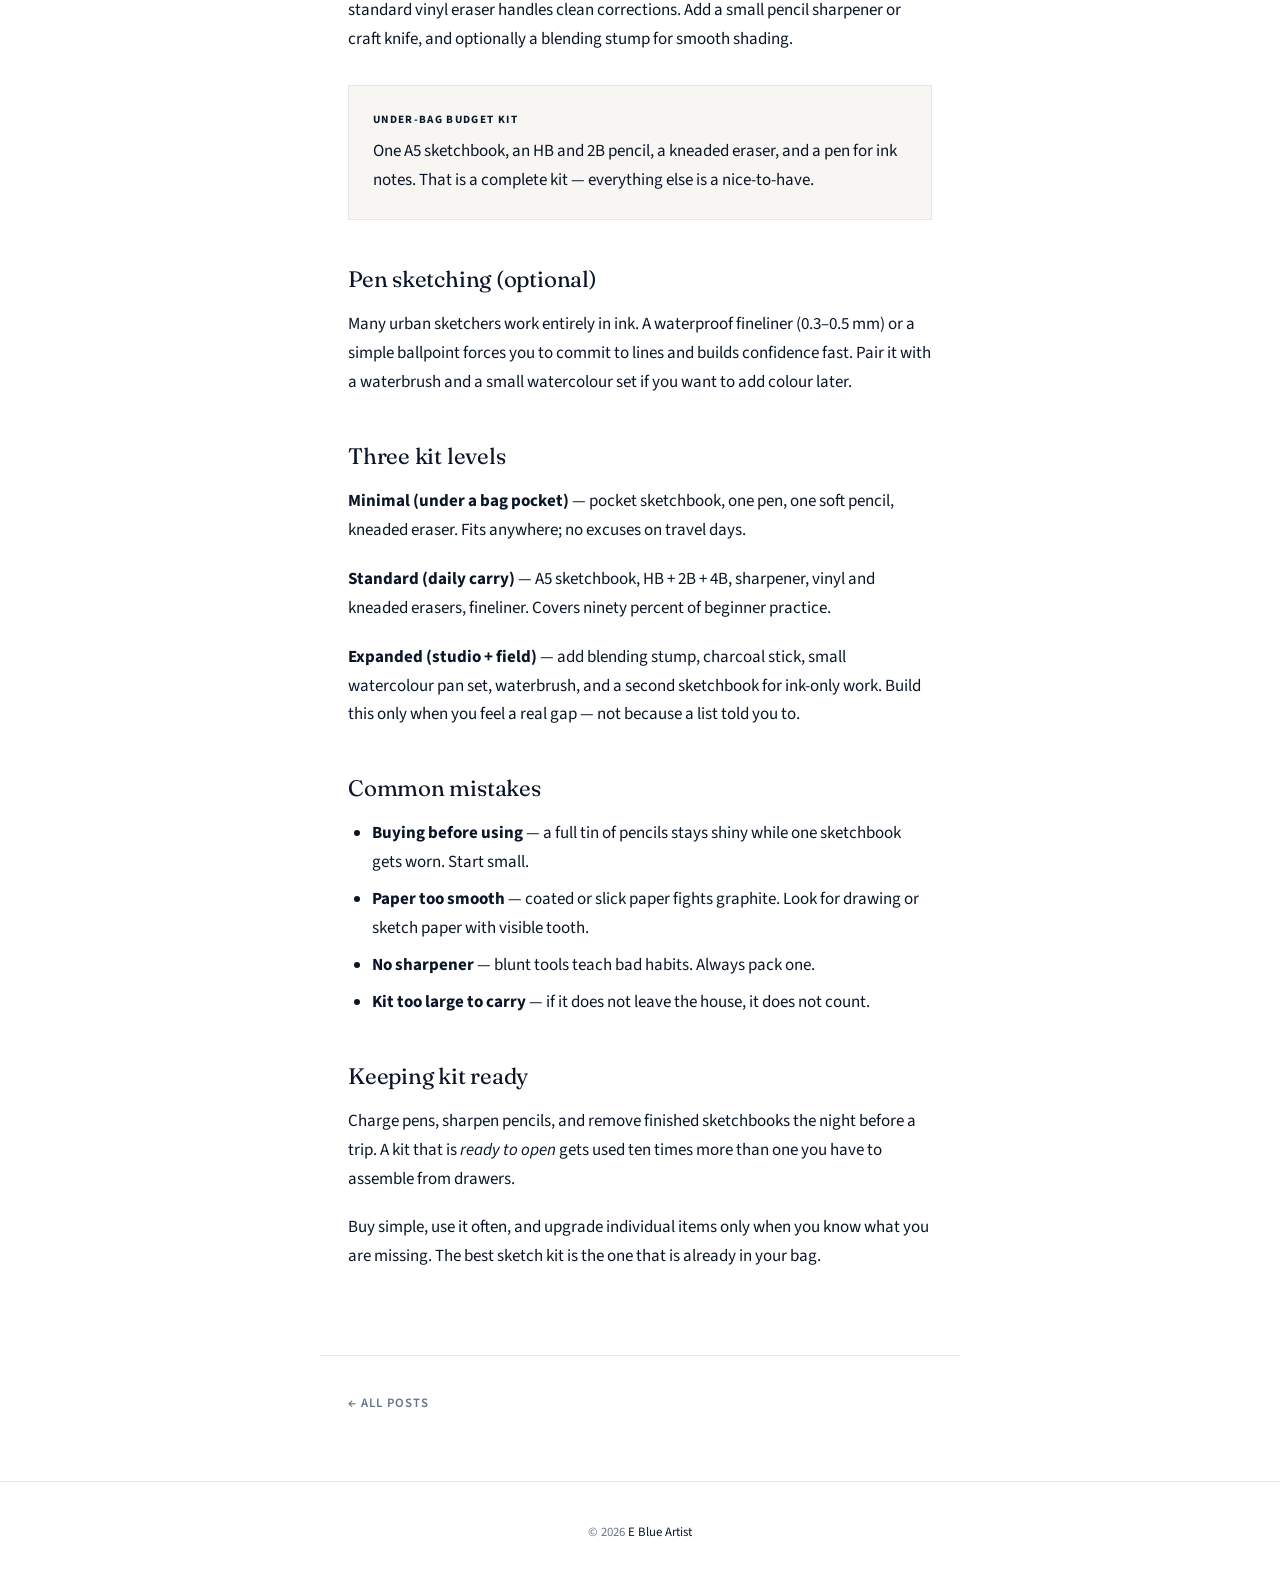
<file: posts/sketch-kit-essentials.html>
<!DOCTYPE html>
<html lang="en">
<head>
  <meta charset="UTF-8">
  <meta name="viewport" content="width=device-width, initial-scale=1.0">
  <title>Building a Beginner's Sketch Kit — E Blue Artist</title>
  <meta name="description" content="The sketching supplies beginners actually need — paper, pencils, erasers, and a simple kit that fits in a bag.">
  <link rel="preconnect" href="https://fonts.googleapis.com">
  <link rel="preconnect" href="https://fonts.gstatic.com" crossorigin>
  <link href="https://fonts.googleapis.com/css2?family=Fraunces:opsz,wght@9..144,400;500;600&family=Source+Sans+3:wght@400;500;600;700&display=swap" rel="stylesheet">
  <link rel="icon" href="../assets/logo.png" type="image/png">
  <link rel="stylesheet" href="../css/style.css">
</head>
<body>

  <header class="site-header">
    <div class="header-inner">
      <a href="../index.html" class="brand">
        <img src="../assets/logo.png" alt="e blue artist logo" width="48" height="48">
        <div>
          <div class="brand-text">e blue artist</div>
          <div class="brand-tag">Art n craft</div>
        </div>
      </a>
      <button class="nav-toggle" aria-label="Toggle menu" aria-expanded="false">
        <span></span><span></span><span></span>
      </button>
      <ul class="site-nav">
        <li><a href="../index.html">Home</a></li>
        <li><a href="../index.html#journal">Journal</a></li>
        <li><a href="../materials.html">Materials</a></li>
        <li><a href="../tips.html">Tips</a></li>
        <li><a href="../artists.html">Artists</a></li>
        <li><a href="../index.html#about">About</a></li>
      </ul>
    </div>
  </header>

  <div class="post-hero">
    <span class="post-tag tag-materials">Materials</span>
    <h1>Building a Beginner's Sketch Kit</h1>
    <p class="post-meta">17 Jun 26 · 7 min read</p>
  </div>

  <article class="post-content">
    <p>You do not need a studio full of supplies to start sketching. A small kit that travels with you will get more use than expensive tools that stay in a drawer. Here is what to put in it.</p>

    <figure class="post-figure">
      <img src="../assets/sketch-kit.png" alt="Open sketch kit with pens, eraser, notebook, and a small sketchbook showing a portrait drawing">
      <figcaption>A portable kit — pens, eraser, notebook, and sketchbook — is enough to sketch anywhere.</figcaption>
    </figure>

    <h2>Sketchbook paper</h2>
    <p>Look for paper labelled <strong>sketching</strong> or <strong>drawing</strong> around 100–130 gsm. It should take erasing without tearing and feel slightly textured (called <em>tooth</em>) so graphite grips the surface.</p>
    <ul>
      <li><strong>Spiral-bound</strong> — lies flat on a table or your knee.</li>
      <li><strong>A5 or 5 × 8 in</strong> — portable without feeling cramped.</li>
      <li><strong>Perforated pages</strong> — optional, but handy if you want to tear out studies.</li>
    </ul>

    <h2>Pencils</h2>
    <p>Graphite pencils are graded from hard (H) to soft (B). For sketching, three pencils are enough:</p>
    <ul>
      <li><strong>HB</strong> — everyday lines and light shading.</li>
      <li><strong>2B</strong> — darker marks with less pressure, ideal for quick studies.</li>
      <li><strong>4B or 6B</strong> — deep shadows and expressive drawing.</li>
    </ul>
    <p>Mechanical pencils work too — use 0.5 mm or 0.7 mm lead around HB hardness for consistent line weight.</p>

    <h2>Erasers and extras</h2>
    <p>A <strong>kneaded eraser</strong> lifts graphite gently and can be shaped to a point for highlights. A standard vinyl eraser handles clean corrections. Add a small pencil sharpener or craft knife, and optionally a blending stump for smooth shading.</p>

    <div class="tip-box">
      <strong>Under-bag budget kit</strong>
      One A5 sketchbook, an HB and 2B pencil, a kneaded eraser, and a pen for ink notes. That is a complete kit — everything else is a nice-to-have.
    </div>

    <h2>Pen sketching (optional)</h2>
    <p>Many urban sketchers work entirely in ink. A waterproof fineliner (0.3–0.5 mm) or a simple ballpoint forces you to commit to lines and builds confidence fast. Pair it with a waterbrush and a small watercolour set if you want to add colour later.</p>

    <h2>Three kit levels</h2>
    <p><strong>Minimal (under a bag pocket)</strong> — pocket sketchbook, one pen, one soft pencil, kneaded eraser. Fits anywhere; no excuses on travel days.</p>
    <p><strong>Standard (daily carry)</strong> — A5 sketchbook, HB + 2B + 4B, sharpener, vinyl and kneaded erasers, fineliner. Covers ninety percent of beginner practice.</p>
    <p><strong>Expanded (studio + field)</strong> — add blending stump, charcoal stick, small watercolour pan set, waterbrush, and a second sketchbook for ink-only work. Build this only when you feel a real gap — not because a list told you to.</p>

    <h2>Common mistakes</h2>
    <ul>
      <li><strong>Buying before using</strong> — a full tin of pencils stays shiny while one sketchbook gets worn. Start small.</li>
      <li><strong>Paper too smooth</strong> — coated or slick paper fights graphite. Look for drawing or sketch paper with visible tooth.</li>
      <li><strong>No sharpener</strong> — blunt tools teach bad habits. Always pack one.</li>
      <li><strong>Kit too large to carry</strong> — if it does not leave the house, it does not count.</li>
    </ul>

    <h2>Keeping kit ready</h2>
    <p>Charge pens, sharpen pencils, and remove finished sketchbooks the night before a trip. A kit that is <em>ready to open</em> gets used ten times more than one you have to assemble from drawers.</p>

    <p>Buy simple, use it often, and upgrade individual items only when you know what you are missing. The best sketch kit is the one that is already in your bag.</p>
  </article>

  <nav class="post-nav">
    <a href="../index.html">← All posts</a>
  </nav>

  <footer class="site-footer">
    <p>&copy; 2026 <a href="https://www.e-blue-artist.com">E Blue Artist</a></p>
  </footer>

  <script src="../js/main.js"></script>
</body>
</html>
</file>
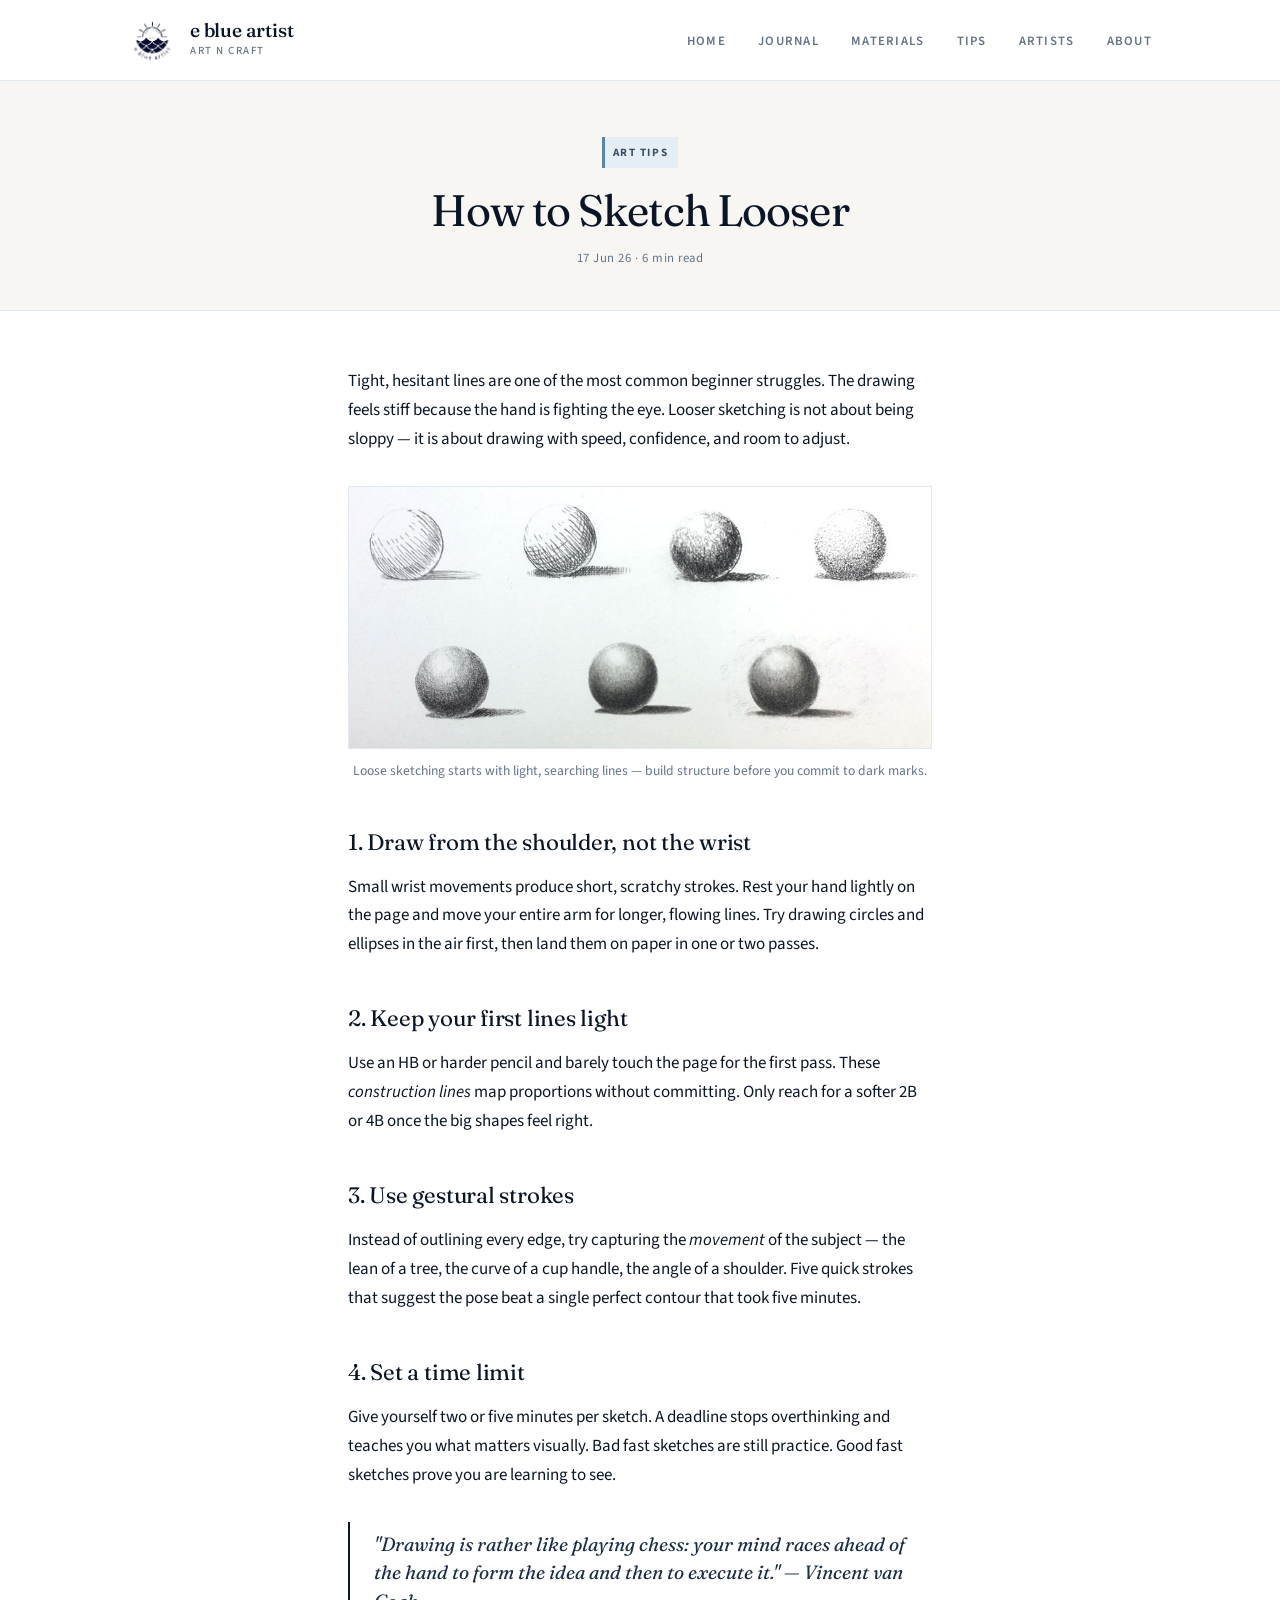
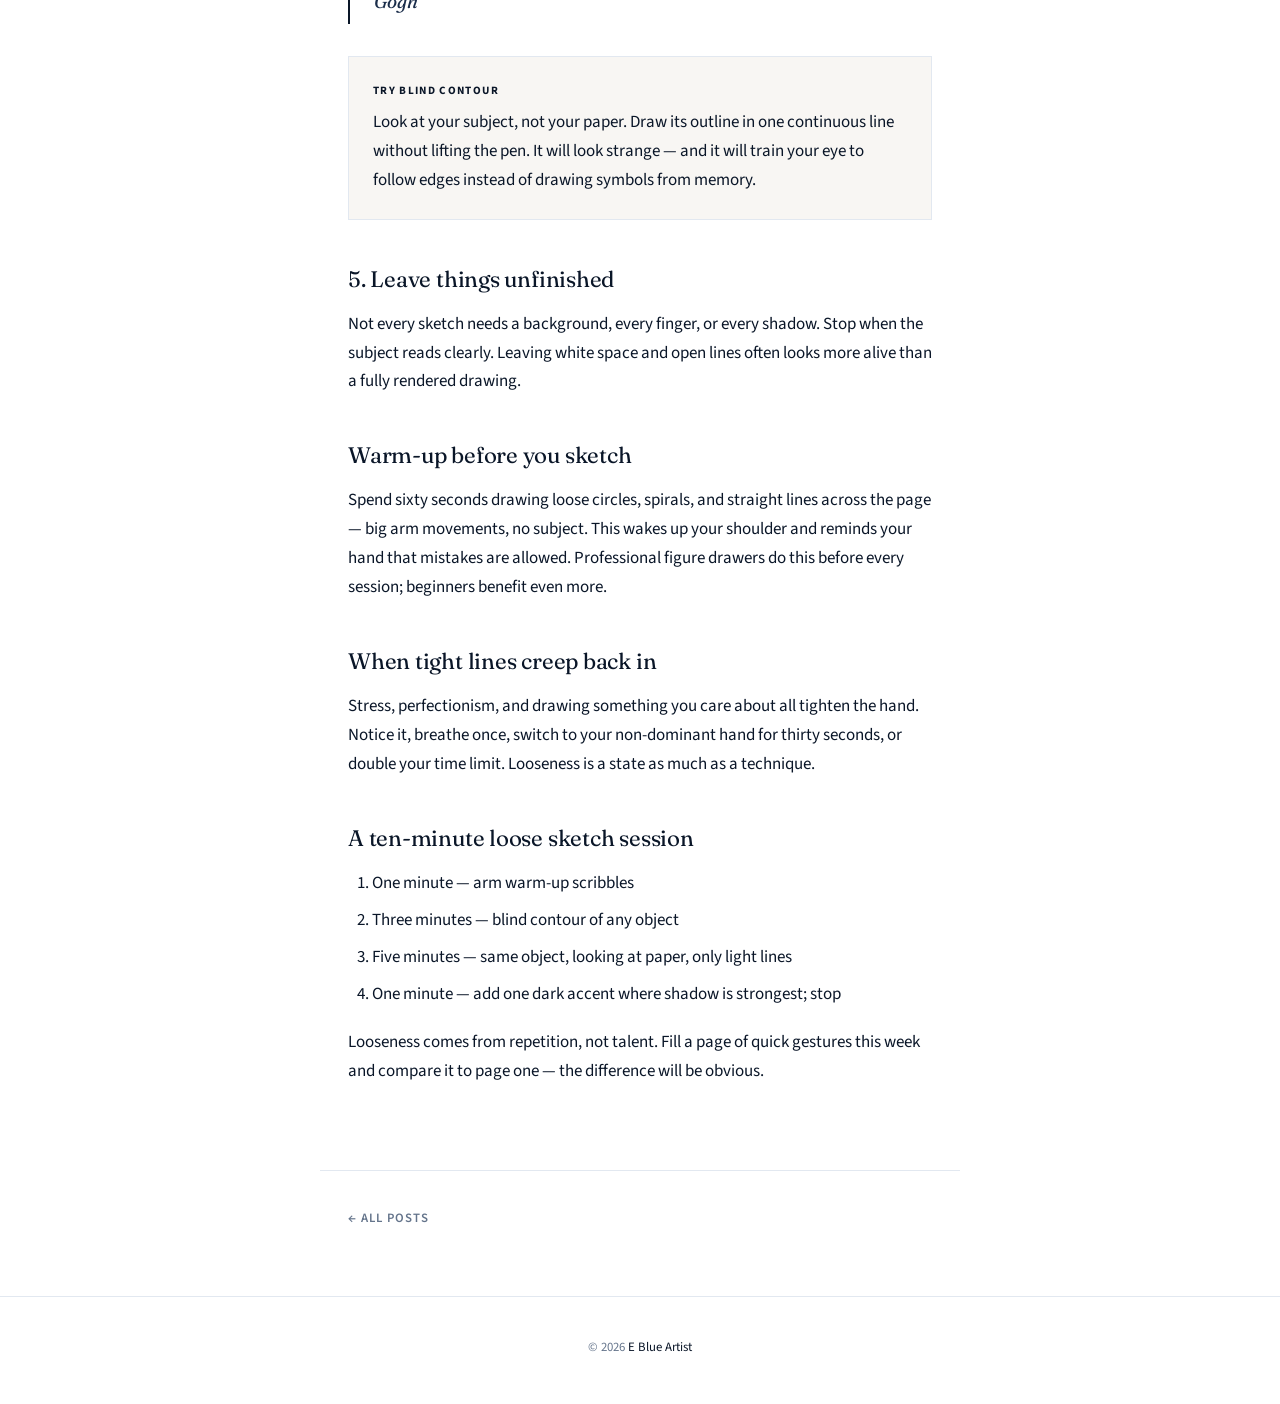
<file: posts/sketch-loose-lines.html>
<!DOCTYPE html>
<html lang="en">
<head>
  <meta charset="UTF-8">
  <meta name="viewport" content="width=device-width, initial-scale=1.0">
  <title>How to Sketch Looser — E Blue Artist</title>
  <meta name="description" content="Practical sketching tips to loosen up your lines, draw with more confidence, and stop overworking every mark.">
  <link rel="preconnect" href="https://fonts.googleapis.com">
  <link rel="preconnect" href="https://fonts.gstatic.com" crossorigin>
  <link href="https://fonts.googleapis.com/css2?family=Fraunces:opsz,wght@9..144,400;500;600&family=Source+Sans+3:wght@400;500;600;700&display=swap" rel="stylesheet">
  <link rel="icon" href="../assets/logo.png" type="image/png">
  <link rel="stylesheet" href="../css/style.css">
</head>
<body>

  <header class="site-header">
    <div class="header-inner">
      <a href="../index.html" class="brand">
        <img src="../assets/logo.png" alt="e blue artist logo" width="48" height="48">
        <div>
          <div class="brand-text">e blue artist</div>
          <div class="brand-tag">Art n craft</div>
        </div>
      </a>
      <button class="nav-toggle" aria-label="Toggle menu" aria-expanded="false">
        <span></span><span></span><span></span>
      </button>
      <ul class="site-nav">
        <li><a href="../index.html">Home</a></li>
        <li><a href="../index.html#journal">Journal</a></li>
        <li><a href="../materials.html">Materials</a></li>
        <li><a href="../tips.html">Tips</a></li>
        <li><a href="../artists.html">Artists</a></li>
        <li><a href="../index.html#about">About</a></li>
      </ul>
    </div>
  </header>

  <div class="post-hero">
    <span class="post-tag tag-tips">Art Tips</span>
    <h1>How to Sketch Looser</h1>
    <p class="post-meta">17 Jun 26 · 6 min read</p>
  </div>

  <article class="post-content">
    <p>Tight, hesitant lines are one of the most common beginner struggles. The drawing feels stiff because the hand is fighting the eye. Looser sketching is not about being sloppy — it is about drawing with speed, confidence, and room to adjust.</p>

    <figure class="post-figure">
      <img src="../assets/sketch-techniques.png" alt="Seven spheres drawn with different pencil shading techniques">
      <figcaption>Loose sketching starts with light, searching lines — build structure before you commit to dark marks.</figcaption>
    </figure>

    <h2>1. Draw from the shoulder, not the wrist</h2>
    <p>Small wrist movements produce short, scratchy strokes. Rest your hand lightly on the page and move your entire arm for longer, flowing lines. Try drawing circles and ellipses in the air first, then land them on paper in one or two passes.</p>

    <h2>2. Keep your first lines light</h2>
    <p>Use an HB or harder pencil and barely touch the page for the first pass. These <em>construction lines</em> map proportions without committing. Only reach for a softer 2B or 4B once the big shapes feel right.</p>

    <h2>3. Use gestural strokes</h2>
    <p>Instead of outlining every edge, try capturing the <em>movement</em> of the subject — the lean of a tree, the curve of a cup handle, the angle of a shoulder. Five quick strokes that suggest the pose beat a single perfect contour that took five minutes.</p>

    <h2>4. Set a time limit</h2>
    <p>Give yourself two or five minutes per sketch. A deadline stops overthinking and teaches you what matters visually. Bad fast sketches are still practice. Good fast sketches prove you are learning to see.</p>

    <blockquote>
      "Drawing is rather like playing chess: your mind races ahead of the hand to form the idea and then to execute it." — Vincent van Gogh
    </blockquote>

    <div class="tip-box">
      <strong>Try blind contour</strong>
      Look at your subject, not your paper. Draw its outline in one continuous line without lifting the pen. It will look strange — and it will train your eye to follow edges instead of drawing symbols from memory.
    </div>

    <h2>5. Leave things unfinished</h2>
    <p>Not every sketch needs a background, every finger, or every shadow. Stop when the subject reads clearly. Leaving white space and open lines often looks more alive than a fully rendered drawing.</p>

    <h2>Warm-up before you sketch</h2>
    <p>Spend sixty seconds drawing loose circles, spirals, and straight lines across the page — big arm movements, no subject. This wakes up your shoulder and reminds your hand that mistakes are allowed. Professional figure drawers do this before every session; beginners benefit even more.</p>

    <h2>When tight lines creep back in</h2>
    <p>Stress, perfectionism, and drawing something you care about all tighten the hand. Notice it, breathe once, switch to your non-dominant hand for thirty seconds, or double your time limit. Looseness is a state as much as a technique.</p>

    <h2>A ten-minute loose sketch session</h2>
    <ol>
      <li>One minute — arm warm-up scribbles</li>
      <li>Three minutes — blind contour of any object</li>
      <li>Five minutes — same object, looking at paper, only light lines</li>
      <li>One minute — add one dark accent where shadow is strongest; stop</li>
    </ol>

    <p>Looseness comes from repetition, not talent. Fill a page of quick gestures this week and compare it to page one — the difference will be obvious.</p>
  </article>

  <nav class="post-nav">
    <a href="../index.html">← All posts</a>
  </nav>

  <footer class="site-footer">
    <p>&copy; 2026 <a href="https://www.e-blue-artist.com">E Blue Artist</a></p>
  </footer>

  <script src="../js/main.js"></script>
</body>
</html>
</file>
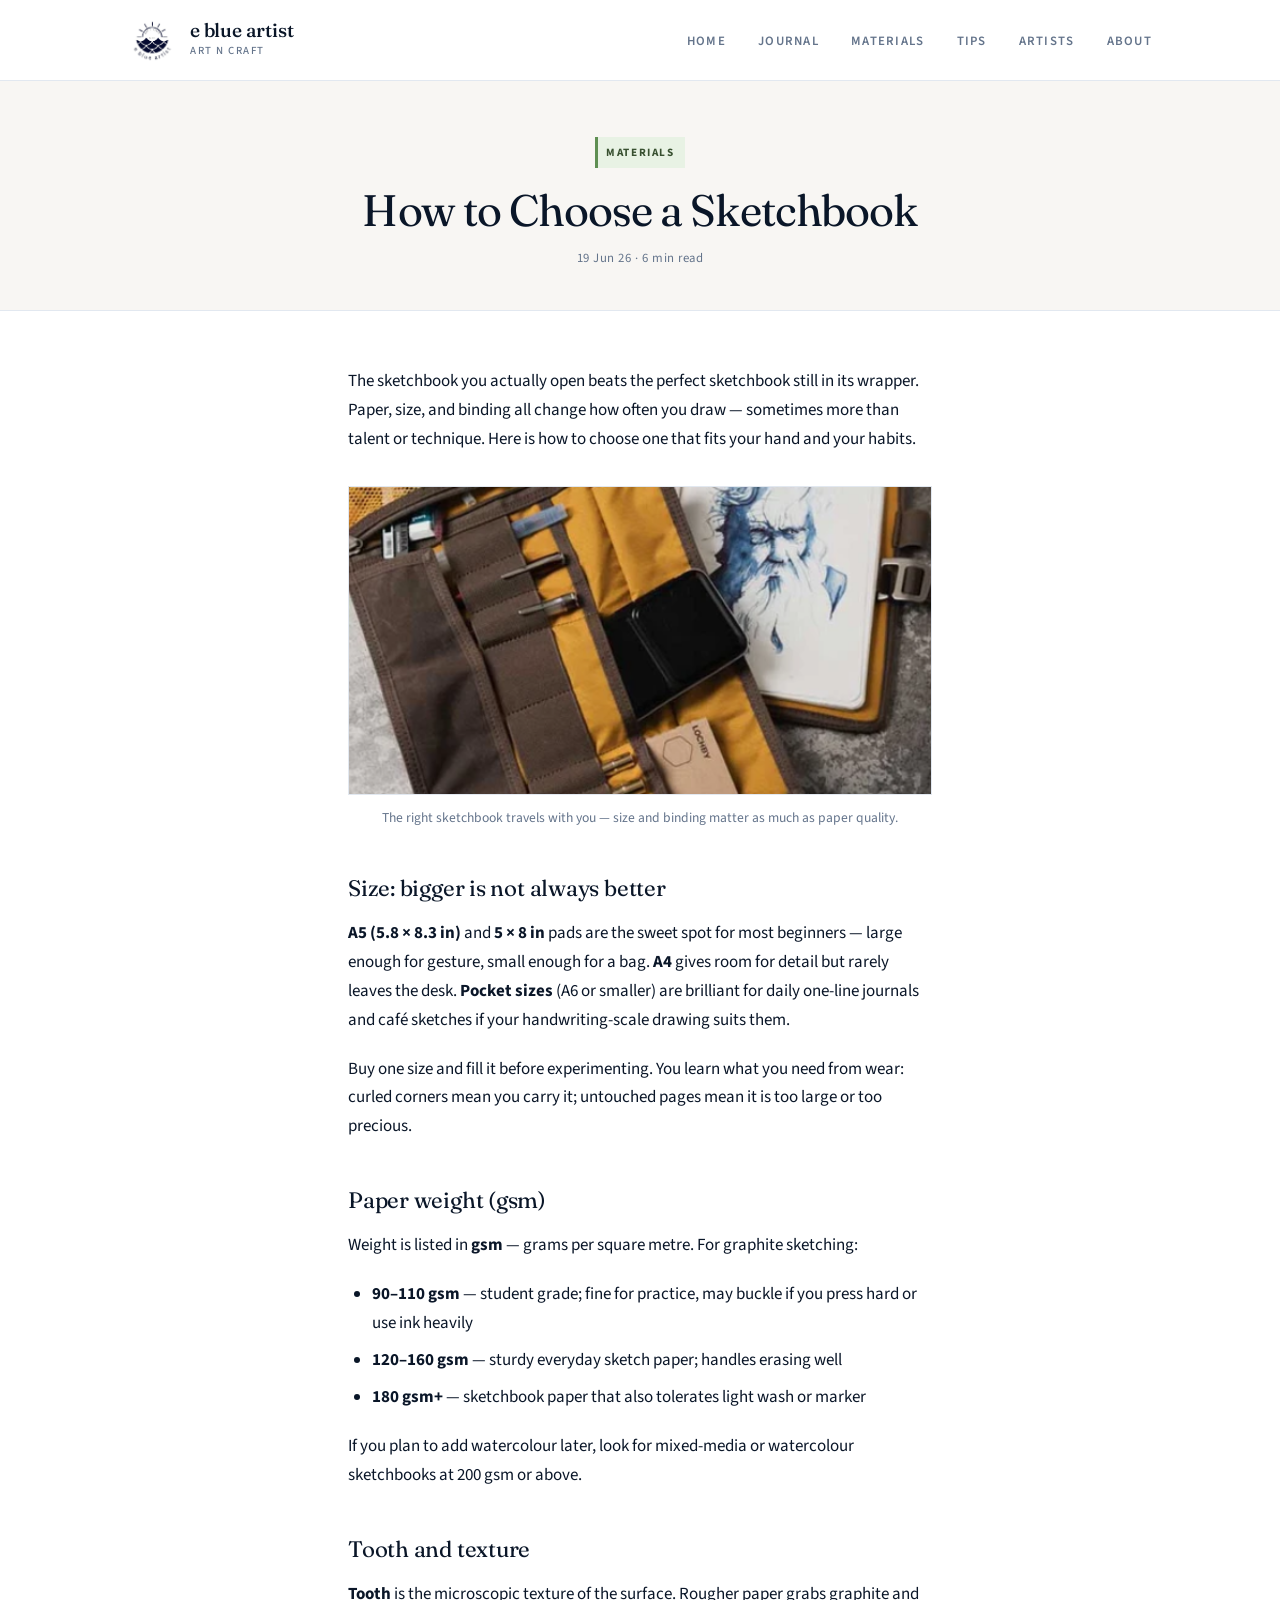
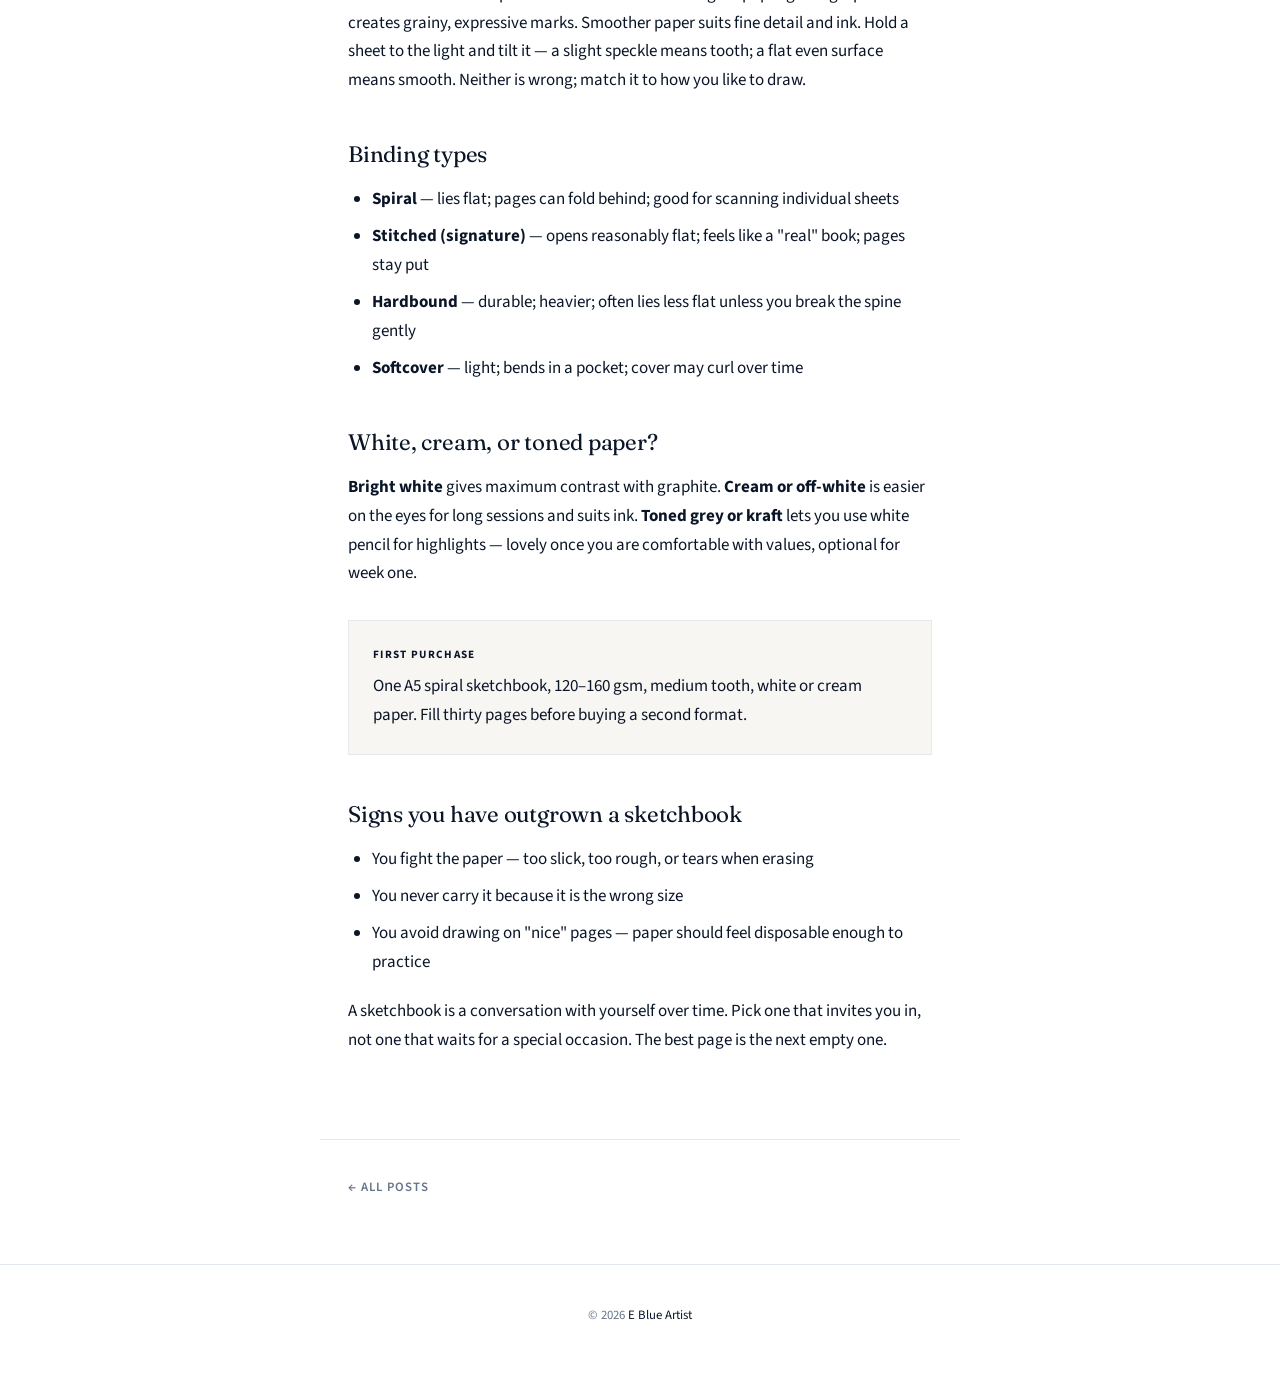
<file: posts/sketchbook-buying-guide.html>
<!DOCTYPE html>
<html lang="en">
<head>
  <meta charset="UTF-8">
  <meta name="viewport" content="width=device-width, initial-scale=1.0">
  <title>How to Choose a Sketchbook — E Blue Artist</title>
  <meta name="description" content="A beginner's guide to sketchbook sizes, paper weight, binding types, and what to buy first.">
  <link rel="preconnect" href="https://fonts.googleapis.com">
  <link rel="preconnect" href="https://fonts.gstatic.com" crossorigin>
  <link href="https://fonts.googleapis.com/css2?family=Fraunces:opsz,wght@9..144,400;500;600&family=Source+Sans+3:wght@400;500;600;700&display=swap" rel="stylesheet">
  <link rel="icon" href="../assets/logo.png" type="image/png">
  <link rel="stylesheet" href="../css/style.css">
</head>
<body>

  <header class="site-header">
    <div class="header-inner">
      <a href="../index.html" class="brand">
        <img src="../assets/logo.png" alt="e blue artist logo" width="48" height="48">
        <div>
          <div class="brand-text">e blue artist</div>
          <div class="brand-tag">Art n craft</div>
        </div>
      </a>
      <button class="nav-toggle" aria-label="Toggle menu" aria-expanded="false">
        <span></span><span></span><span></span>
      </button>
      <ul class="site-nav">
        <li><a href="../index.html">Home</a></li>
        <li><a href="../index.html#journal">Journal</a></li>
        <li><a href="../materials.html">Materials</a></li>
        <li><a href="../tips.html">Tips</a></li>
        <li><a href="../artists.html">Artists</a></li>
        <li><a href="../index.html#about">About</a></li>
      </ul>
    </div>
  </header>

  <div class="post-hero">
    <span class="post-tag tag-materials">Materials</span>
    <h1>How to Choose a Sketchbook</h1>
    <p class="post-meta">19 Jun 26 · 6 min read</p>
  </div>

  <article class="post-content">
    <p>The sketchbook you actually open beats the perfect sketchbook still in its wrapper. Paper, size, and binding all change how often you draw — sometimes more than talent or technique. Here is how to choose one that fits your hand and your habits.</p>

    <figure class="post-figure">
      <img src="../assets/sketch-kit.png" alt="Open sketch kit with notebook and drawing tools beside a sketchbook">
      <figcaption>The right sketchbook travels with you — size and binding matter as much as paper quality.</figcaption>
    </figure>

    <h2>Size: bigger is not always better</h2>
    <p><strong>A5 (5.8 × 8.3 in)</strong> and <strong>5 × 8 in</strong> pads are the sweet spot for most beginners — large enough for gesture, small enough for a bag. <strong>A4</strong> gives room for detail but rarely leaves the desk. <strong>Pocket sizes</strong> (A6 or smaller) are brilliant for daily one-line journals and café sketches if your handwriting-scale drawing suits them.</p>
    <p>Buy one size and fill it before experimenting. You learn what you need from wear: curled corners mean you carry it; untouched pages mean it is too large or too precious.</p>

    <h2>Paper weight (gsm)</h2>
    <p>Weight is listed in <strong>gsm</strong> — grams per square metre. For graphite sketching:</p>
    <ul>
      <li><strong>90–110 gsm</strong> — student grade; fine for practice, may buckle if you press hard or use ink heavily</li>
      <li><strong>120–160 gsm</strong> — sturdy everyday sketch paper; handles erasing well</li>
      <li><strong>180 gsm+</strong> — sketchbook paper that also tolerates light wash or marker</li>
    </ul>
    <p>If you plan to add watercolour later, look for mixed-media or watercolour sketchbooks at 200 gsm or above.</p>

    <h2>Tooth and texture</h2>
    <p><strong>Tooth</strong> is the microscopic texture of the surface. Rougher paper grabs graphite and creates grainy, expressive marks. Smoother paper suits fine detail and ink. Hold a sheet to the light and tilt it — a slight speckle means tooth; a flat even surface means smooth. Neither is wrong; match it to how you like to draw.</p>

    <h2>Binding types</h2>
    <ul>
      <li><strong>Spiral</strong> — lies flat; pages can fold behind; good for scanning individual sheets</li>
      <li><strong>Stitched (signature)</strong> — opens reasonably flat; feels like a "real" book; pages stay put</li>
      <li><strong>Hardbound</strong> — durable; heavier; often lies less flat unless you break the spine gently</li>
      <li><strong>Softcover</strong> — light; bends in a pocket; cover may curl over time</li>
    </ul>

    <h2>White, cream, or toned paper?</h2>
    <p><strong>Bright white</strong> gives maximum contrast with graphite. <strong>Cream or off-white</strong> is easier on the eyes for long sessions and suits ink. <strong>Toned grey or kraft</strong> lets you use white pencil for highlights — lovely once you are comfortable with values, optional for week one.</p>

    <div class="tip-box">
      <strong>First purchase</strong>
      One A5 spiral sketchbook, 120–160 gsm, medium tooth, white or cream paper. Fill thirty pages before buying a second format.
    </div>

    <h2>Signs you have outgrown a sketchbook</h2>
    <ul>
      <li>You fight the paper — too slick, too rough, or tears when erasing</li>
      <li>You never carry it because it is the wrong size</li>
      <li>You avoid drawing on "nice" pages — paper should feel disposable enough to practice</li>
    </ul>

    <p>A sketchbook is a conversation with yourself over time. Pick one that invites you in, not one that waits for a special occasion. The best page is the next empty one.</p>
  </article>

  <nav class="post-nav">
    <a href="../index.html">← All posts</a>
  </nav>

  <footer class="site-footer">
    <p>&copy; 2026 <a href="https://www.e-blue-artist.com">E Blue Artist</a></p>
  </footer>

  <script src="../js/main.js"></script>
</body>
</html>
</file>
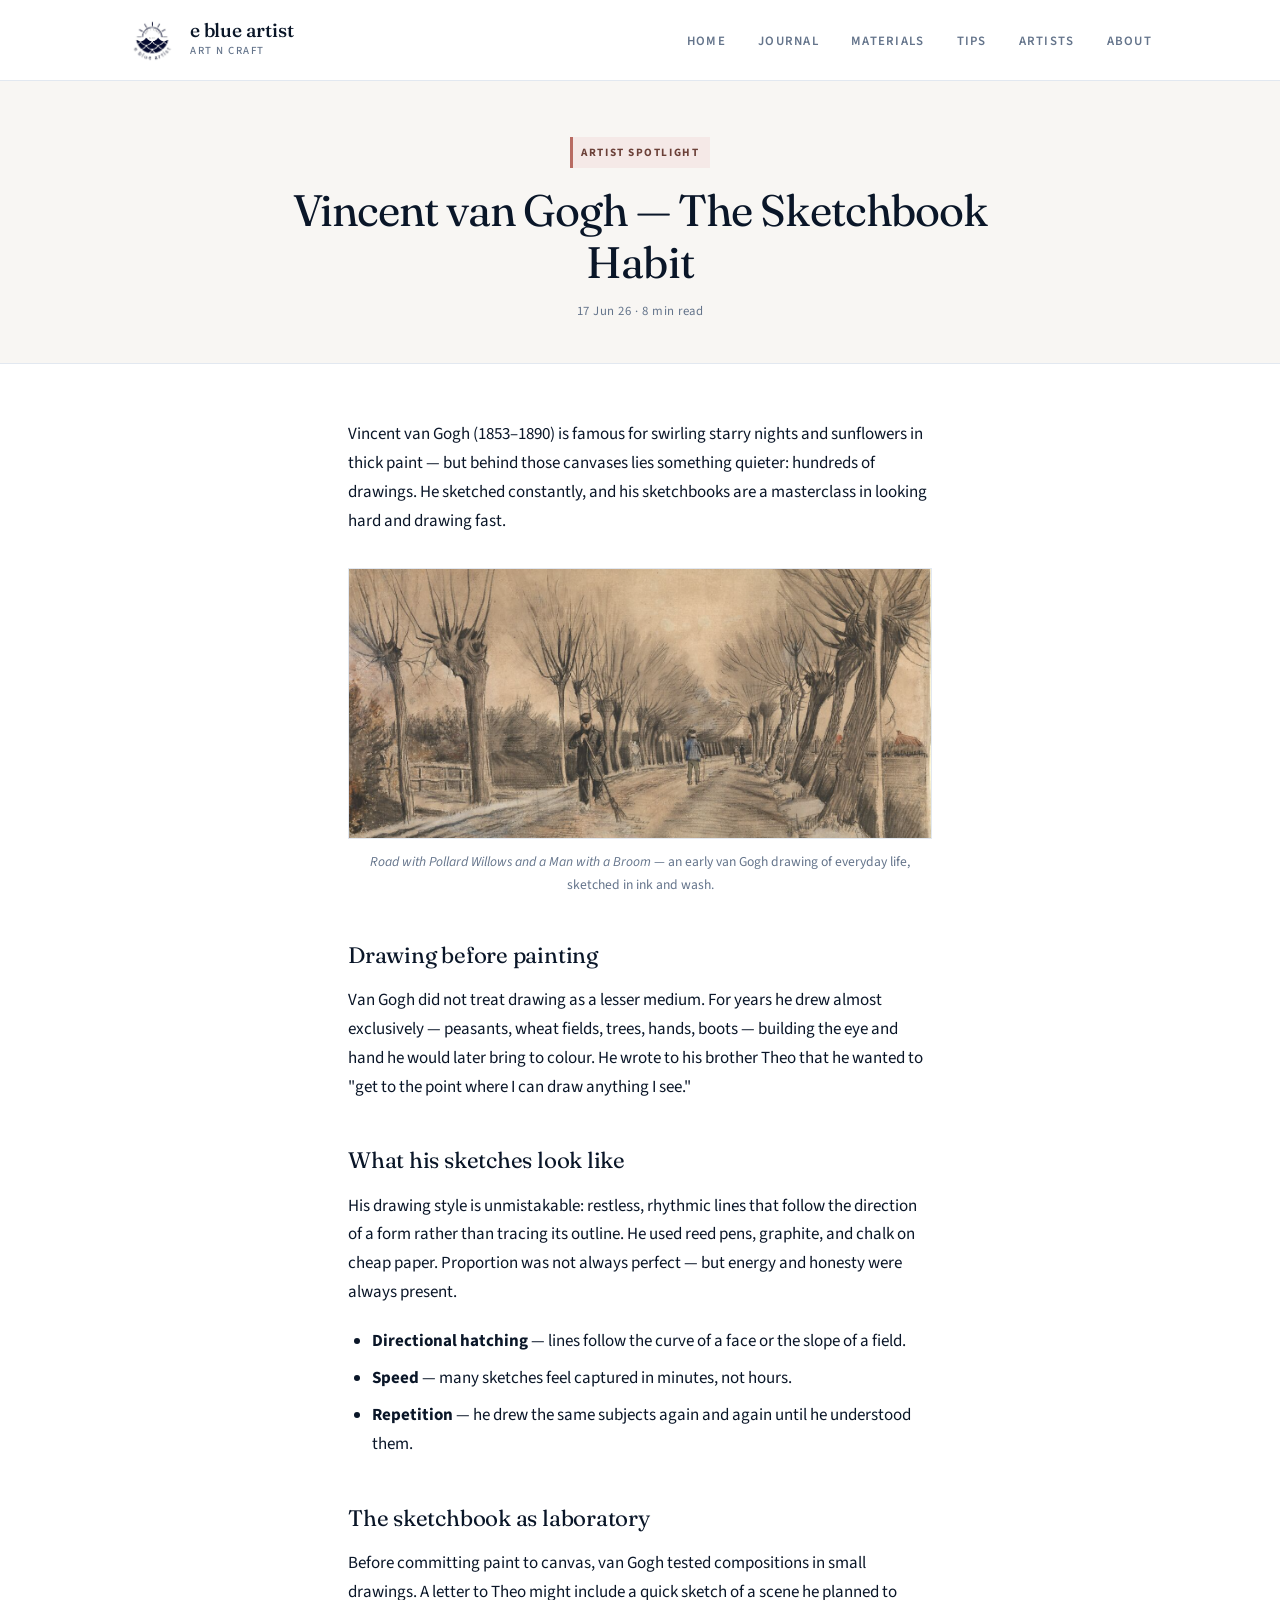
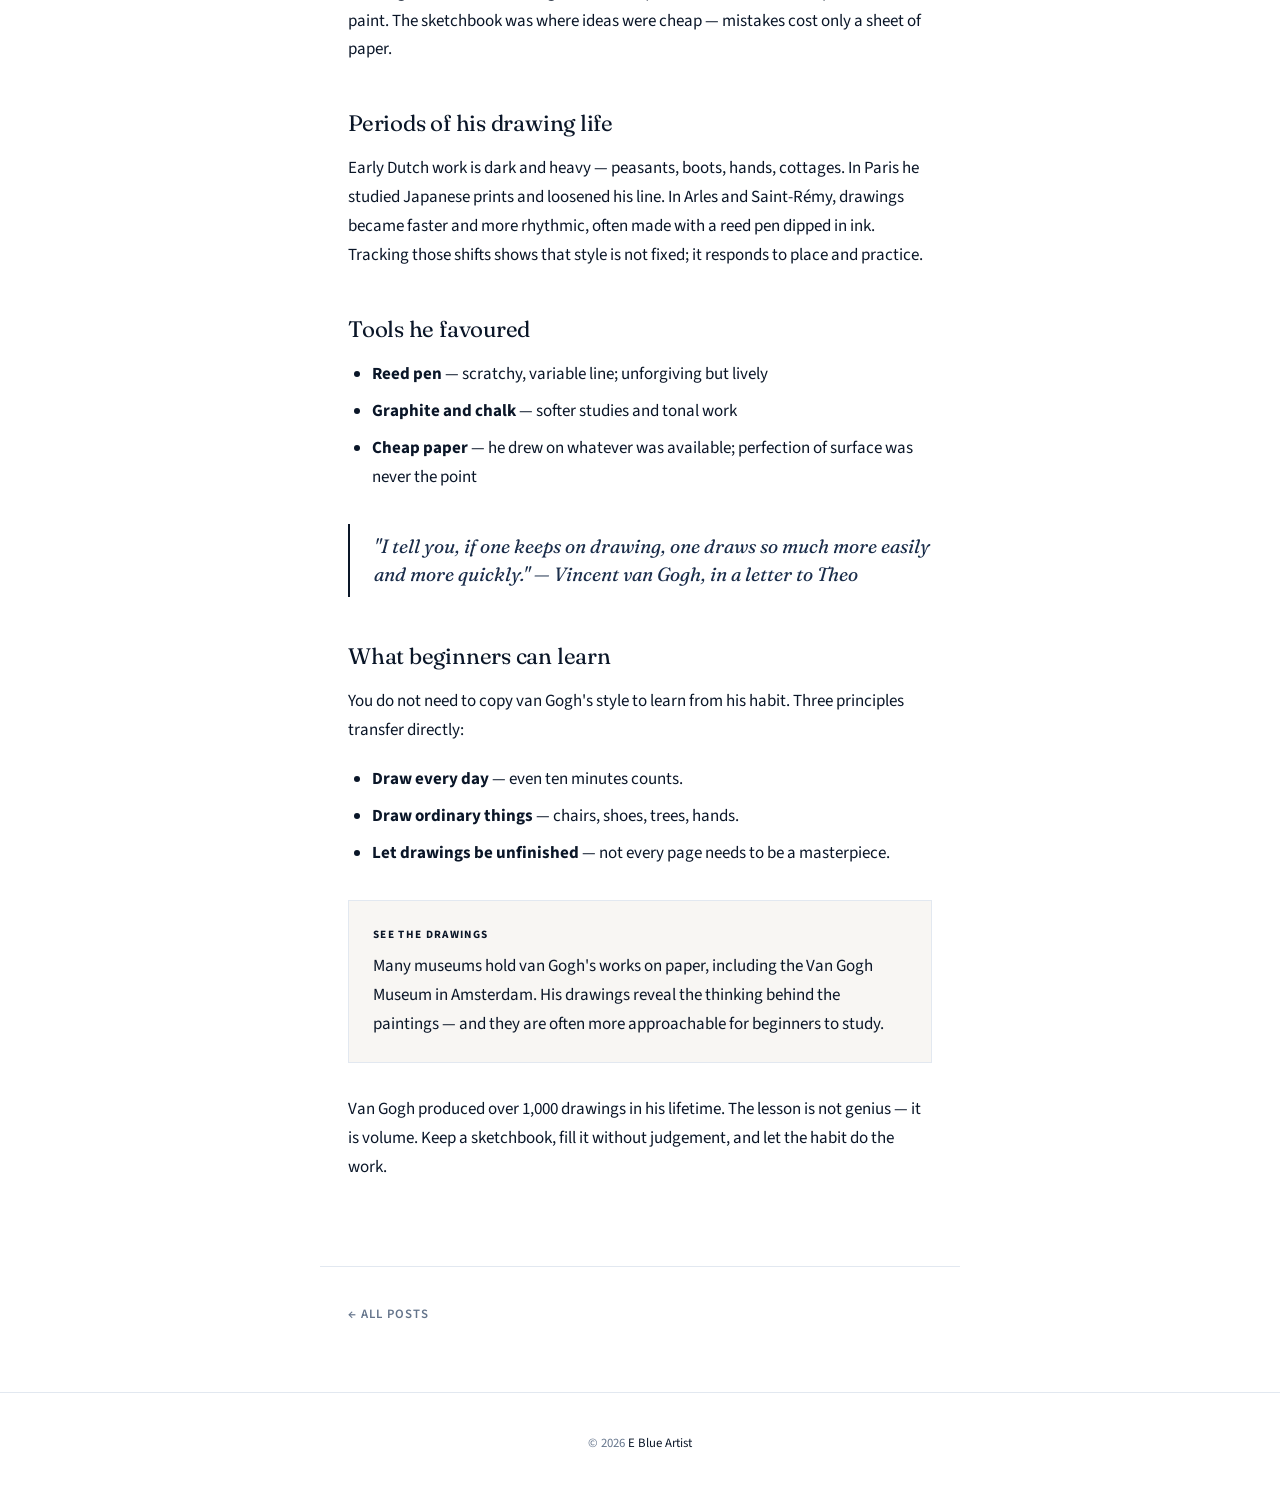
<file: posts/vincent-van-gogh-sketches.html>
<!DOCTYPE html>
<html lang="en">
<head>
  <meta charset="UTF-8">
  <meta name="viewport" content="width=device-width, initial-scale=1.0">
  <title>Vincent van Gogh — The Sketchbook Habit — E Blue Artist</title>
  <meta name="description" content="Artist spotlight on Vincent van Gogh and how his constant sketching practice shaped his paintings.">
  <link rel="preconnect" href="https://fonts.googleapis.com">
  <link rel="preconnect" href="https://fonts.gstatic.com" crossorigin>
  <link href="https://fonts.googleapis.com/css2?family=Fraunces:opsz,wght@9..144,400;500;600&family=Source+Sans+3:wght@400;500;600;700&display=swap" rel="stylesheet">
  <link rel="icon" href="../assets/logo.png" type="image/png">
  <link rel="stylesheet" href="../css/style.css">
</head>
<body>

  <header class="site-header">
    <div class="header-inner">
      <a href="../index.html" class="brand">
        <img src="../assets/logo.png" alt="e blue artist logo" width="48" height="48">
        <div>
          <div class="brand-text">e blue artist</div>
          <div class="brand-tag">Art n craft</div>
        </div>
      </a>
      <button class="nav-toggle" aria-label="Toggle menu" aria-expanded="false">
        <span></span><span></span><span></span>
      </button>
      <ul class="site-nav">
        <li><a href="../index.html">Home</a></li>
        <li><a href="../index.html#journal">Journal</a></li>
        <li><a href="../materials.html">Materials</a></li>
        <li><a href="../tips.html">Tips</a></li>
        <li><a href="../artists.html">Artists</a></li>
        <li><a href="../index.html#about">About</a></li>
      </ul>
    </div>
  </header>

  <div class="post-hero">
    <span class="post-tag tag-artist">Artist Spotlight</span>
    <h1>Vincent van Gogh — The Sketchbook Habit</h1>
    <p class="post-meta">17 Jun 26 · 8 min read</p>
  </div>

  <article class="post-content">
    <p>Vincent van Gogh (1853–1890) is famous for swirling starry nights and sunflowers in thick paint — but behind those canvases lies something quieter: hundreds of drawings. He sketched constantly, and his sketchbooks are a masterclass in looking hard and drawing fast.</p>

    <figure class="post-figure">
      <img src="../assets/vincent-van-gogh-sketches.png" alt="Vincent van Gogh drawing of a road lined with pollard willows and a man with a broom">
      <figcaption><em>Road with Pollard Willows and a Man with a Broom</em> — an early van Gogh drawing of everyday life, sketched in ink and wash.</figcaption>
    </figure>

    <h2>Drawing before painting</h2>
    <p>Van Gogh did not treat drawing as a lesser medium. For years he drew almost exclusively — peasants, wheat fields, trees, hands, boots — building the eye and hand he would later bring to colour. He wrote to his brother Theo that he wanted to "get to the point where I can draw anything I see."</p>

    <h2>What his sketches look like</h2>
    <p>His drawing style is unmistakable: restless, rhythmic lines that follow the direction of a form rather than tracing its outline. He used reed pens, graphite, and chalk on cheap paper. Proportion was not always perfect — but energy and honesty were always present.</p>
    <ul>
      <li><strong>Directional hatching</strong> — lines follow the curve of a face or the slope of a field.</li>
      <li><strong>Speed</strong> — many sketches feel captured in minutes, not hours.</li>
      <li><strong>Repetition</strong> — he drew the same subjects again and again until he understood them.</li>
    </ul>

    <h2>The sketchbook as laboratory</h2>
    <p>Before committing paint to canvas, van Gogh tested compositions in small drawings. A letter to Theo might include a quick sketch of a scene he planned to paint. The sketchbook was where ideas were cheap — mistakes cost only a sheet of paper.</p>

    <h2>Periods of his drawing life</h2>
    <p>Early Dutch work is dark and heavy — peasants, boots, hands, cottages. In Paris he studied Japanese prints and loosened his line. In Arles and Saint-Rémy, drawings became faster and more rhythmic, often made with a reed pen dipped in ink. Tracking those shifts shows that style is not fixed; it responds to place and practice.</p>

    <h2>Tools he favoured</h2>
    <ul>
      <li><strong>Reed pen</strong> — scratchy, variable line; unforgiving but lively</li>
      <li><strong>Graphite and chalk</strong> — softer studies and tonal work</li>
      <li><strong>Cheap paper</strong> — he drew on whatever was available; perfection of surface was never the point</li>
    </ul>

    <blockquote>
      "I tell you, if one keeps on drawing, one draws so much more easily and more quickly." — Vincent van Gogh, in a letter to Theo
    </blockquote>

    <h2>What beginners can learn</h2>
    <p>You do not need to copy van Gogh's style to learn from his habit. Three principles transfer directly:</p>
    <ul>
      <li><strong>Draw every day</strong> — even ten minutes counts.</li>
      <li><strong>Draw ordinary things</strong> — chairs, shoes, trees, hands.</li>
      <li><strong>Let drawings be unfinished</strong> — not every page needs to be a masterpiece.</li>
    </ul>

    <div class="tip-box">
      <strong>See the drawings</strong>
      Many museums hold van Gogh's works on paper, including the Van Gogh Museum in Amsterdam. His drawings reveal the thinking behind the paintings — and they are often more approachable for beginners to study.
    </div>

    <p>Van Gogh produced over 1,000 drawings in his lifetime. The lesson is not genius — it is volume. Keep a sketchbook, fill it without judgement, and let the habit do the work.</p>
  </article>

  <nav class="post-nav">
    <a href="../index.html">← All posts</a>
  </nav>

  <footer class="site-footer">
    <p>&copy; 2026 <a href="https://www.e-blue-artist.com">E Blue Artist</a></p>
  </footer>

  <script src="../js/main.js"></script>
</body>
</html>
</file>
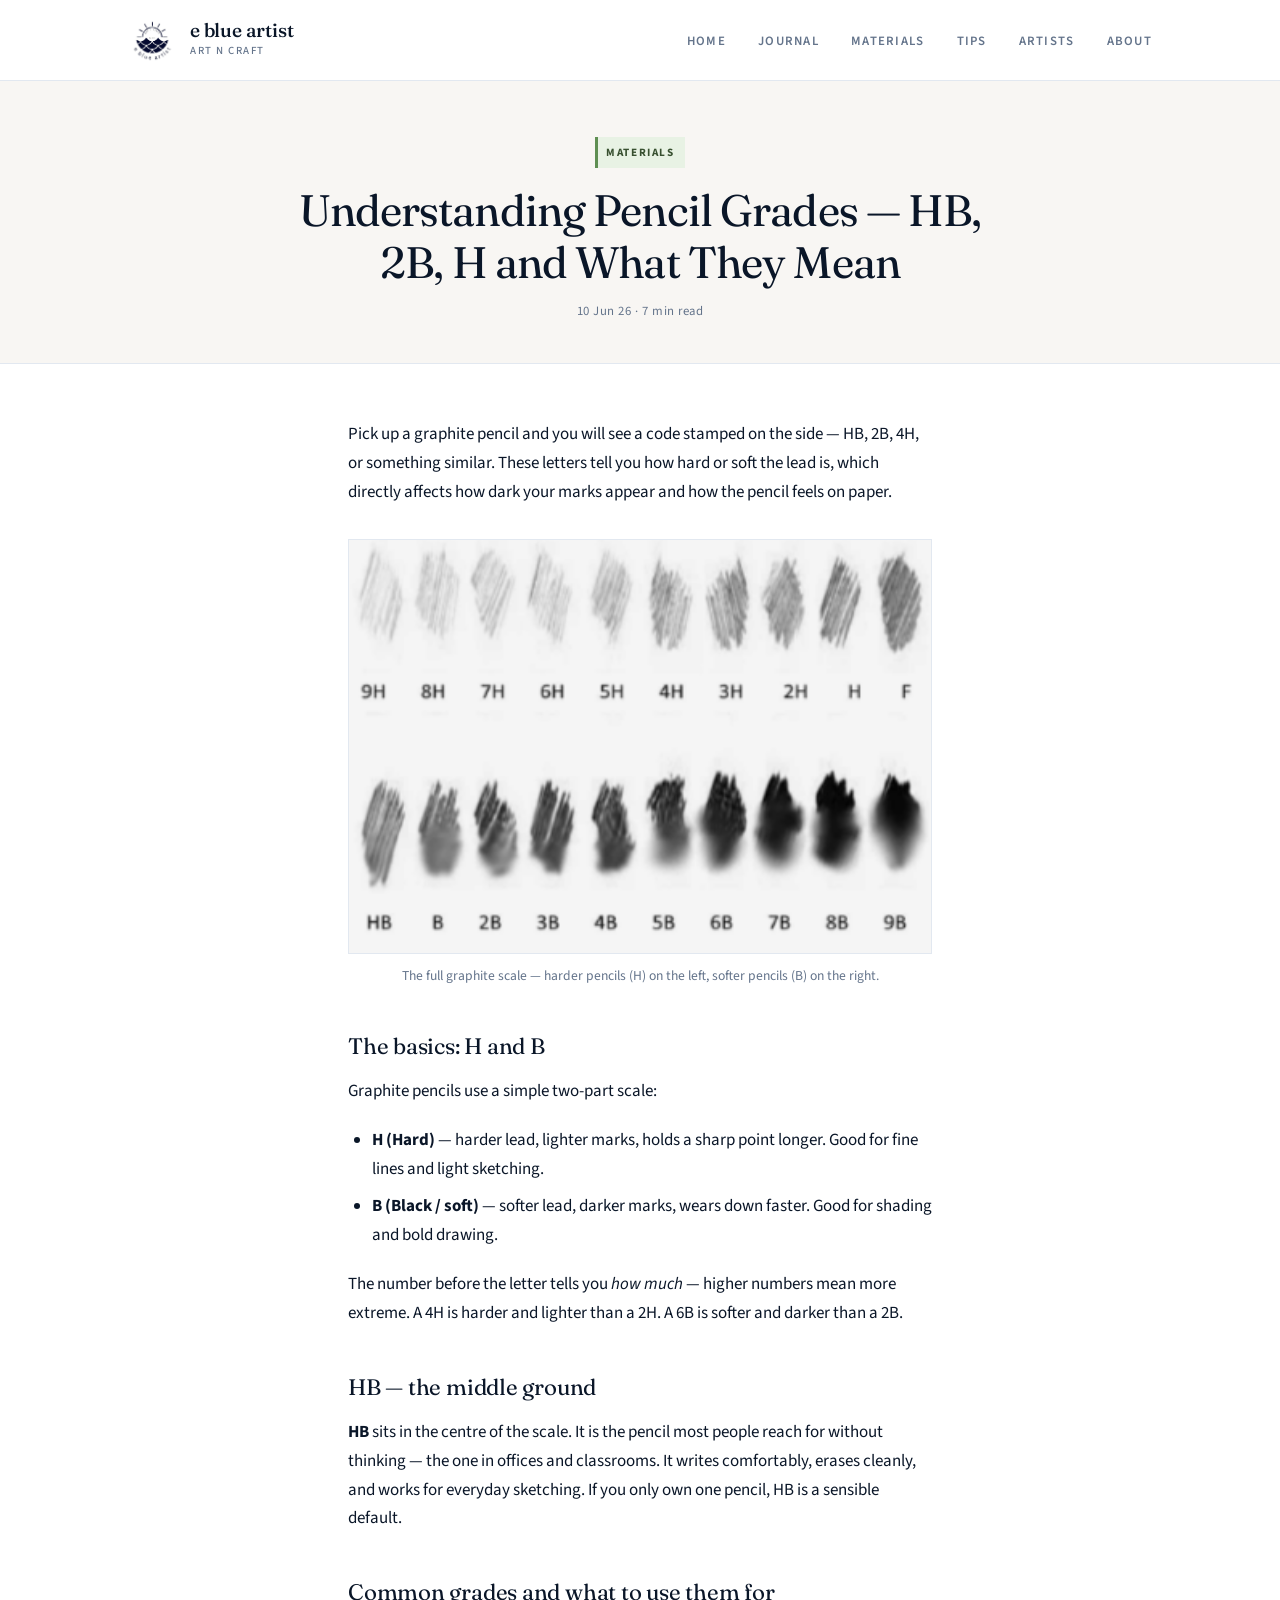
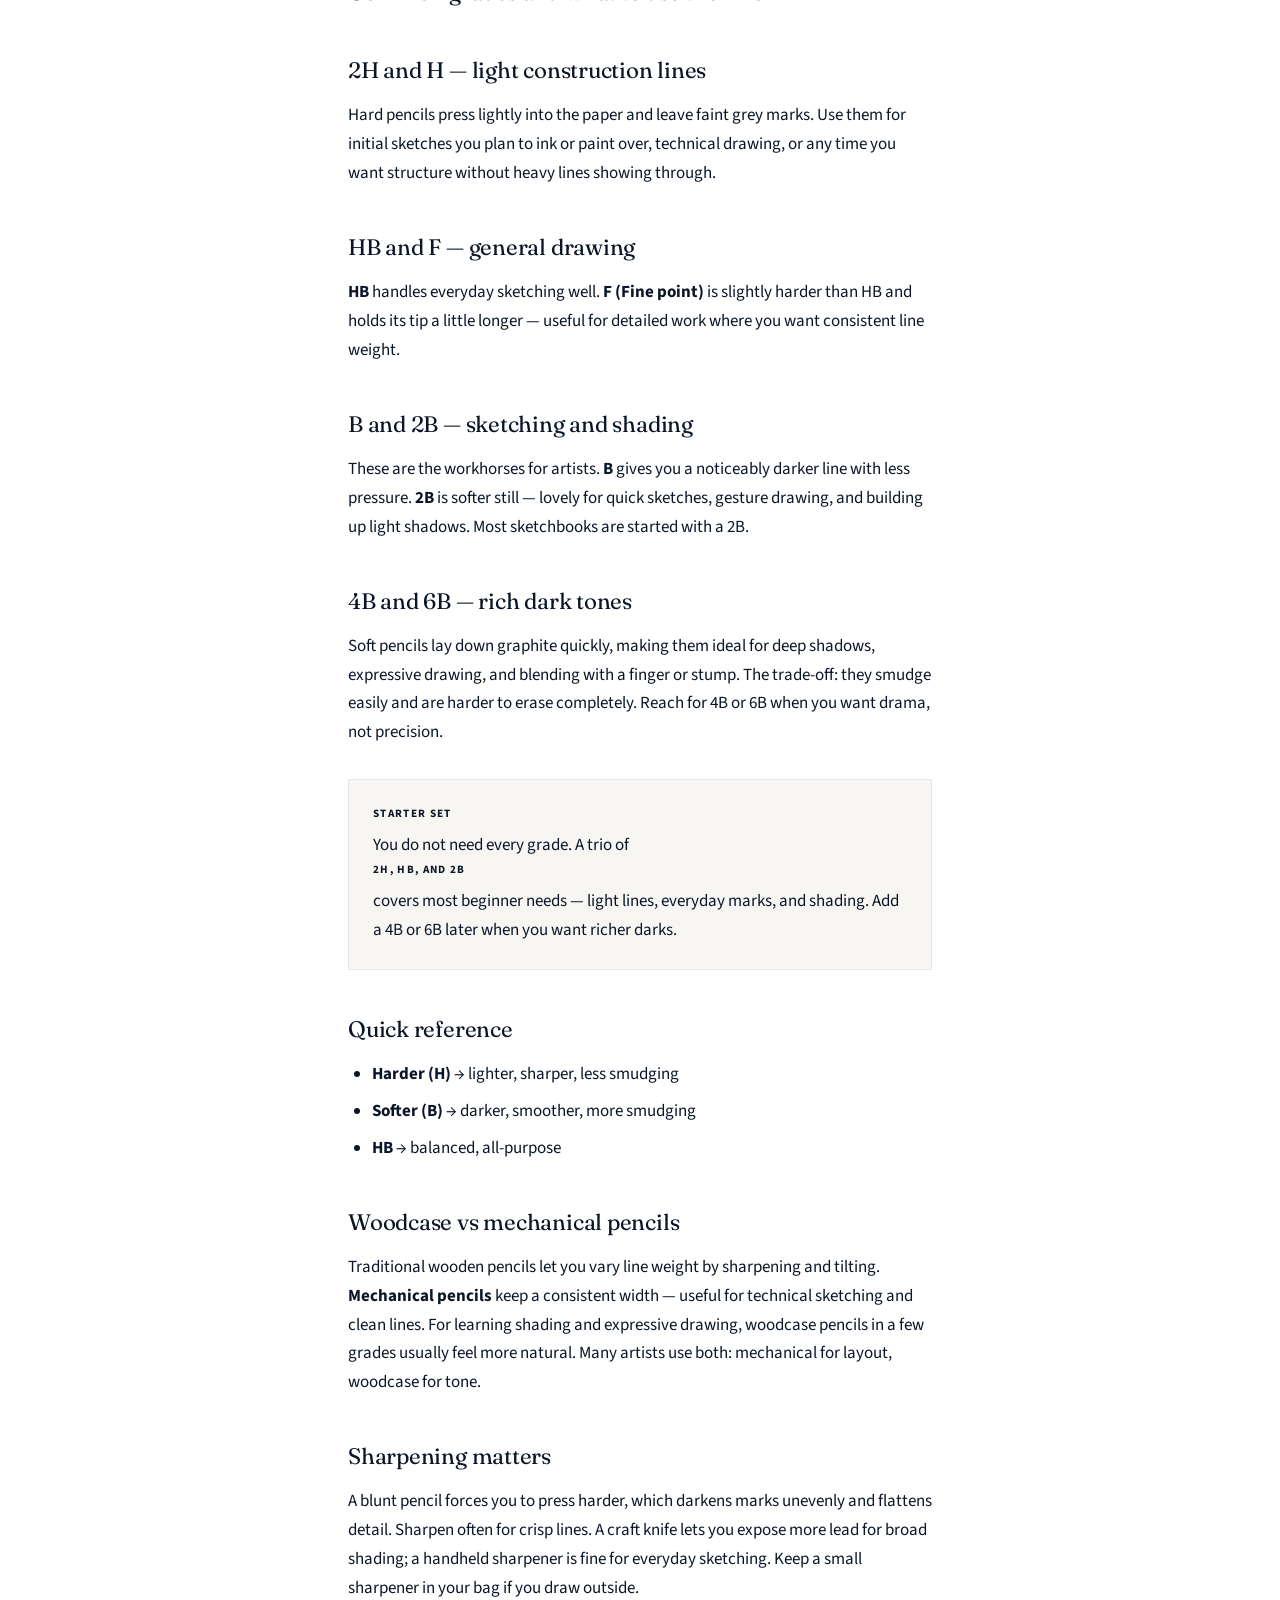
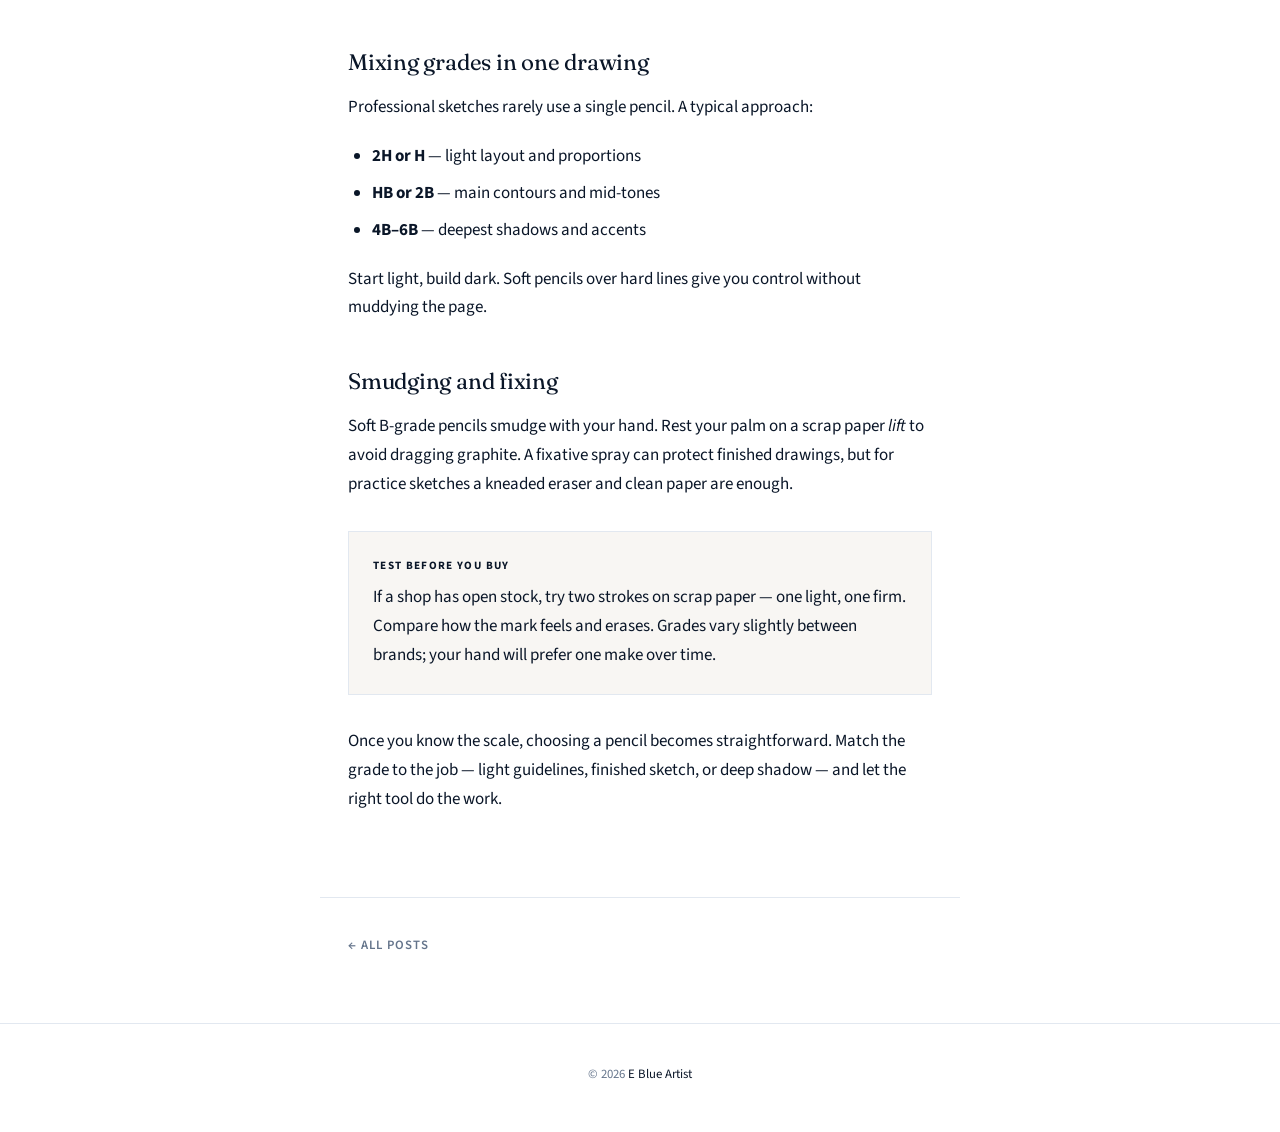
<file: posts/watercolour-starter-kit.html>
<!DOCTYPE html>
<html lang="en">
<head>
  <meta charset="UTF-8">
  <meta name="viewport" content="width=device-width, initial-scale=1.0">
  <title>Understanding Pencil Grades — HB, 2B, H and What They Mean — E Blue Artist</title>
  <meta name="description" content="A beginner's guide to pencil hardness and softness — what HB, 2B, H, and other grades mean and when to use them.">
  <link rel="preconnect" href="https://fonts.googleapis.com">
  <link rel="preconnect" href="https://fonts.gstatic.com" crossorigin>
  <link href="https://fonts.googleapis.com/css2?family=Fraunces:opsz,wght@9..144,400;500;600&family=Source+Sans+3:wght@400;500;600;700&display=swap" rel="stylesheet">
  <link rel="icon" href="../assets/logo.png" type="image/png">
  <link rel="stylesheet" href="../css/style.css">
</head>
<body>

  <header class="site-header">
    <div class="header-inner">
      <a href="../index.html" class="brand">
        <img src="../assets/logo.png" alt="e blue artist logo" width="48" height="48">
        <div>
          <div class="brand-text">e blue artist</div>
          <div class="brand-tag">Art n craft</div>
        </div>
      </a>
      <button class="nav-toggle" aria-label="Toggle menu" aria-expanded="false">
        <span></span><span></span><span></span>
      </button>
      <ul class="site-nav">
        <li><a href="../index.html">Home</a></li>
        <li><a href="../index.html#journal">Journal</a></li>
        <li><a href="../materials.html">Materials</a></li>
        <li><a href="../tips.html">Tips</a></li>
        <li><a href="../artists.html">Artists</a></li>
        <li><a href="../index.html#about">About</a></li>
      </ul>
    </div>
  </header>

  <div class="post-hero">
    <span class="post-tag tag-materials">Materials</span>
    <h1>Understanding Pencil Grades — HB, 2B, H and What They Mean</h1>
    <p class="post-meta">10 Jun 26 · 7 min read</p>
  </div>

  <article class="post-content">
    <p>Pick up a graphite pencil and you will see a code stamped on the side — HB, 2B, 4H, or something similar. These letters tell you how hard or soft the lead is, which directly affects how dark your marks appear and how the pencil feels on paper.</p>

    <figure class="post-figure">
      <img src="../assets/pencil-grades.png" alt="Chart of pencil grades from 9H to 9xxB showing progressively darker graphite marks">
      <figcaption>The full graphite scale — harder pencils (H) on the left, softer pencils (B) on the right.</figcaption>
    </figure>

    <h2>The basics: H and B</h2>
    <p>Graphite pencils use a simple two-part scale:</p>
    <ul>
      <li><strong>H (Hard)</strong> — harder lead, lighter marks, holds a sharp point longer. Good for fine lines and light sketching.</li>
      <li><strong>B (Black / soft)</strong> — softer lead, darker marks, wears down faster. Good for shading and bold drawing.</li>
    </ul>
    <p>The number before the letter tells you <em>how much</em> — higher numbers mean more extreme. A 4H is harder and lighter than a 2H. A 6B is softer and darker than a 2B.</p>

    <h2>HB — the middle ground</h2>
    <p><strong>HB</strong> sits in the centre of the scale. It is the pencil most people reach for without thinking — the one in offices and classrooms. It writes comfortably, erases cleanly, and works for everyday sketching. If you only own one pencil, HB is a sensible default.</p>

    <h2>Common grades and what to use them for</h2>

    <h2>2H and H — light construction lines</h2>
    <p>Hard pencils press lightly into the paper and leave faint grey marks. Use them for initial sketches you plan to ink or paint over, technical drawing, or any time you want structure without heavy lines showing through.</p>

    <h2>HB and F — general drawing</h2>
    <p><strong>HB</strong> handles everyday sketching well. <strong>F (Fine point)</strong> is slightly harder than HB and holds its tip a little longer — useful for detailed work where you want consistent line weight.</p>

    <h2>B and 2B — sketching and shading</h2>
    <p>These are the workhorses for artists. <strong>B</strong> gives you a noticeably darker line with less pressure. <strong>2B</strong> is softer still — lovely for quick sketches, gesture drawing, and building up light shadows. Most sketchbooks are started with a 2B.</p>

    <h2>4B and 6B — rich dark tones</h2>
    <p>Soft pencils lay down graphite quickly, making them ideal for deep shadows, expressive drawing, and blending with a finger or stump. The trade-off: they smudge easily and are harder to erase completely. Reach for 4B or 6B when you want drama, not precision.</p>

    <div class="tip-box">
      <strong>Starter set</strong>
      You do not need every grade. A trio of <strong>2H, HB, and 2B</strong> covers most beginner needs — light lines, everyday marks, and shading. Add a 4B or 6B later when you want richer darks.
    </div>

    <h2>Quick reference</h2>
    <ul>
      <li><strong>Harder (H)</strong> → lighter, sharper, less smudging</li>
      <li><strong>Softer (B)</strong> → darker, smoother, more smudging</li>
      <li><strong>HB</strong> → balanced, all-purpose</li>
    </ul>

    <h2>Woodcase vs mechanical pencils</h2>
    <p>Traditional wooden pencils let you vary line weight by sharpening and tilting. <strong>Mechanical pencils</strong> keep a consistent width — useful for technical sketching and clean lines. For learning shading and expressive drawing, woodcase pencils in a few grades usually feel more natural. Many artists use both: mechanical for layout, woodcase for tone.</p>

    <h2>Sharpening matters</h2>
    <p>A blunt pencil forces you to press harder, which darkens marks unevenly and flattens detail. Sharpen often for crisp lines. A craft knife lets you expose more lead for broad shading; a handheld sharpener is fine for everyday sketching. Keep a small sharpener in your bag if you draw outside.</p>

    <h2>Mixing grades in one drawing</h2>
    <p>Professional sketches rarely use a single pencil. A typical approach:</p>
    <ul>
      <li><strong>2H or H</strong> — light layout and proportions</li>
      <li><strong>HB or 2B</strong> — main contours and mid-tones</li>
      <li><strong>4B–6B</strong> — deepest shadows and accents</li>
    </ul>
    <p>Start light, build dark. Soft pencils over hard lines give you control without muddying the page.</p>

    <h2>Smudging and fixing</h2>
    <p>Soft B-grade pencils smudge with your hand. Rest your palm on a scrap paper <em>lift</em> to avoid dragging graphite. A fixative spray can protect finished drawings, but for practice sketches a kneaded eraser and clean paper are enough.</p>

    <div class="tip-box">
      <strong>Test before you buy</strong>
      If a shop has open stock, try two strokes on scrap paper — one light, one firm. Compare how the mark feels and erases. Grades vary slightly between brands; your hand will prefer one make over time.
    </div>

    <p>Once you know the scale, choosing a pencil becomes straightforward. Match the grade to the job — light guidelines, finished sketch, or deep shadow — and let the right tool do the work.</p>
  </article>

  <nav class="post-nav">
    <a href="../index.html">← All posts</a>
  </nav>

  <footer class="site-footer">
    <p>&copy; 2026 <a href="https://www.e-blue-artist.com">E Blue Artist</a></p>
  </footer>

  <script src="../js/main.js"></script>
</body>
</html>
</file>
<file: css/style.css>
:root {
  --ink: #0a1628;
  --navy: #1a2d4a;
  --muted: #64748b;
  --line: #e2e8f0;
  --canvas: #f8f6f3;
  --cream: #f0ebe3;
  --white: #ffffff;
  --accent: #3b6ea5;
  --radius: 2px;
  /* Pasture category colours */
  --tag-materials: #5f8f52;
  --tag-materials-bg: #e8f2e4;
  --tag-materials-text: #385030;
  --tag-tips: #5a85a8;
  --tag-tips-bg: #e6eef5;
  --tag-tips-text: #3a5068;
  --tag-artist: #b86b62;
  --tag-artist-bg: #f5e9e7;
  --tag-artist-text: #6b4038;
}

*,
*::before,
*::after {
  box-sizing: border-box;
  margin: 0;
  padding: 0;
}

html {
  scroll-behavior: smooth;
}

body {
  font-family: "Source Sans 3", system-ui, sans-serif;
  color: var(--ink);
  background: var(--white);
  line-height: 1.7;
  font-size: 1.0625rem;
  -webkit-font-smoothing: antialiased;
}

img {
  max-width: 100%;
  display: block;
}

a {
  color: var(--ink);
  text-decoration-thickness: 1px;
  text-underline-offset: 3px;
}

a:hover {
  color: var(--accent);
}

/* ── Header ── */

.site-header {
  background: var(--white);
  border-bottom: 1px solid var(--line);
  position: sticky;
  top: 0;
  z-index: 100;
}

.header-inner {
  max-width: 1080px;
  margin: 0 auto;
  padding: 1rem 1.75rem;
  display: flex;
  align-items: center;
  justify-content: space-between;
  gap: 1.5rem;
}

.brand {
  display: flex;
  align-items: center;
  gap: 0.875rem;
  color: var(--ink);
  text-decoration: none;
}

.brand img {
  width: 48px;
  height: 48px;
  object-fit: contain;
  flex-shrink: 0;
}

.brand-text {
  font-family: "Fraunces", Georgia, serif;
  font-size: 1.2rem;
  font-weight: 500;
  letter-spacing: -0.01em;
  line-height: 1.2;
}

.brand-tag {
  font-size: 0.68rem;
  color: var(--muted);
  font-weight: 500;
  letter-spacing: 0.14em;
  text-transform: uppercase;
}

.site-nav {
  display: flex;
  gap: 2rem;
  list-style: none;
}

.site-nav a {
  color: var(--muted);
  text-decoration: none;
  font-size: 0.8rem;
  font-weight: 600;
  letter-spacing: 0.1em;
  text-transform: uppercase;
  transition: color 0.2s;
}

.site-nav a:hover,
.site-nav a.active {
  color: var(--ink);
}

.nav-toggle {
  display: none;
  background: none;
  border: none;
  cursor: pointer;
  padding: 0.25rem;
}

.nav-toggle span {
  display: block;
  width: 22px;
  height: 1.5px;
  background: var(--ink);
  margin: 5px 0;
}

/* ── Hero ── */

.hero {
  background: var(--ink);
}

.hero-visual {
  position: relative;
  max-width: 1200px;
  margin: 0 auto;
  overflow: hidden;
}

.hero-art {
  width: 100%;
  height: clamp(280px, 42vw, 480px);
  object-fit: cover;
  object-position: center 40%;
  display: block;
}

.hero-overlay {
  position: absolute;
  inset: 0;
  display: flex;
  flex-direction: column;
  align-items: center;
  justify-content: center;
  text-align: center;
  padding: 2rem 1.75rem;
  background: linear-gradient(
    180deg,
    rgba(10, 22, 40, 0.35) 0%,
    rgba(10, 22, 40, 0.2) 50%,
    rgba(10, 22, 40, 0.55) 100%
  );
}

.hero-logo {
  width: 88px;
  height: 88px;
  object-fit: contain;
  margin-bottom: 1.25rem;
  filter: drop-shadow(0 2px 12px rgba(0, 0, 0, 0.3));
}

.hero h1 {
  font-family: "Fraunces", Georgia, serif;
  font-size: clamp(2rem, 5vw, 3rem);
  font-weight: 400;
  letter-spacing: -0.02em;
  line-height: 1.15;
  margin-bottom: 0.75rem;
  color: var(--white);
  text-shadow: 0 2px 20px rgba(0, 0, 0, 0.4);
  max-width: 560px;
}

.hero p {
  font-size: 1.05rem;
  color: rgba(255, 255, 255, 0.88);
  max-width: 440px;
  line-height: 1.6;
  text-shadow: 0 1px 8px rgba(0, 0, 0, 0.35);
}

/* ── Sections ── */

.section {
  padding: 4.5rem 1.75rem;
}

.section--alt {
  background: var(--canvas);
  border-top: 1px solid var(--line);
  border-bottom: 1px solid var(--line);
}

.section-inner {
  max-width: 1080px;
  margin: 0 auto;
}

.section-header {
  margin-bottom: 3rem;
  padding-bottom: 1.5rem;
  border-bottom: 1px solid var(--line);
}

.section-header h2 {
  font-family: "Fraunces", Georgia, serif;
  font-size: clamp(1.75rem, 3vw, 2.125rem);
  font-weight: 400;
  letter-spacing: -0.02em;
  color: var(--ink);
  margin-bottom: 0.35rem;
}

.section-header p {
  color: var(--muted);
  font-size: 1rem;
}

.section-label {
  display: block;
  font-size: 0.7rem;
  font-weight: 600;
  letter-spacing: 0.16em;
  text-transform: uppercase;
  color: var(--muted);
  margin-bottom: 0.5rem;
}

/* ── Category pages ── */

.category-hero {
  padding: 3.5rem 1.75rem 2.5rem;
  text-align: center;
  border-bottom: 1px solid var(--line);
}

.category-hero--materials {
  background: var(--tag-materials-bg);
  border-top: 3px solid var(--tag-materials);
}

.category-hero--tips {
  background: var(--tag-tips-bg);
  border-top: 3px solid var(--tag-tips);
}

.category-hero--artist {
  background: var(--tag-artist-bg);
  border-top: 3px solid var(--tag-artist);
}

.category-hero .post-tag {
  margin-bottom: 1rem;
}

.category-hero h1 {
  font-family: "Fraunces", Georgia, serif;
  font-size: clamp(1.875rem, 4vw, 2.5rem);
  font-weight: 400;
  letter-spacing: -0.02em;
  color: var(--ink);
  margin-bottom: 0.75rem;
}

.category-hero p {
  color: var(--muted);
  max-width: 520px;
  margin: 0 auto;
}

.category-links {
  display: flex;
  flex-wrap: wrap;
  gap: 0.75rem;
  margin-bottom: 2.5rem;
}

.category-link {
  display: inline-block;
  font-size: 0.75rem;
  font-weight: 700;
  letter-spacing: 0.1em;
  text-transform: uppercase;
  text-decoration: none;
  padding: 0.45rem 0.85rem;
  border-left: 3px solid transparent;
  transition: opacity 0.2s;
}

.category-link:hover {
  opacity: 0.85;
}

.category-link.tag-materials {
  color: var(--tag-materials-text);
  background: var(--tag-materials-bg);
  border-left-color: var(--tag-materials);
}

.category-link.tag-tips {
  color: var(--tag-tips-text);
  background: var(--tag-tips-bg);
  border-left-color: var(--tag-tips);
}

.category-link.tag-artist {
  color: var(--tag-artist-text);
  background: var(--tag-artist-bg);
  border-left-color: var(--tag-artist);
}

/* ── Blog grid (editorial cards) ── */

.blog-grid {
  display: grid;
  grid-template-columns: repeat(3, 1fr);
  gap: 1.5rem;
}

.blog-card {
  background: var(--white);
  display: flex;
  flex-direction: column;
  border: 1px solid var(--line);
  transition: box-shadow 0.25s, transform 0.25s;
  position: relative;
  overflow: hidden;
}

.blog-card--materials { border-top: 3px solid var(--tag-materials); }
.blog-card--tips { border-top: 3px solid var(--tag-tips); }
.blog-card--artist { border-top: 3px solid var(--tag-artist); }

.blog-card--materials::after,
.blog-card--tips::after,
.blog-card--artist::after {
  content: "";
  position: absolute;
  top: 0;
  right: 0;
  width: 0;
  height: 0;
  border-style: solid;
  border-width: 0 22px 22px 0;
  z-index: 2;
  pointer-events: none;
}

.blog-card--materials::after { border-color: transparent var(--tag-materials) transparent transparent; }
.blog-card--tips::after { border-color: transparent var(--tag-tips) transparent transparent; }
.blog-card--artist::after { border-color: transparent var(--tag-artist) transparent transparent; }

.blog-card:hover {
  box-shadow: 0 12px 40px rgba(10, 22, 40, 0.08);
  transform: translateY(-3px);
}

.blog-card__image {
  aspect-ratio: 4 / 3;
  display: block;
  overflow: hidden;
  text-decoration: none;
}

.blog-card__image img {
  width: 100%;
  height: 100%;
  object-fit: cover;
  transition: transform 0.4s ease;
}

.blog-card:hover .blog-card__image img {
  transform: scale(1.04);
}

.blog-card__image .crop-left { object-position: 20% center; }
.blog-card__image .crop-center { object-position: 50% center; }
.blog-card__image .crop-right { object-position: 80% center; }

.blog-card__image--chart img {
  object-fit: contain;
  background: var(--canvas);
  padding: 1rem;
}

.blog-card__body {
  padding: 1.75rem;
  flex: 1;
  display: flex;
  flex-direction: column;
}

.blog-card__tag {
  font-size: 0.65rem;
  font-weight: 700;
  letter-spacing: 0.14em;
  text-transform: uppercase;
  margin-bottom: 0.75rem;
  display: inline-block;
  padding: 0.3rem 0.55rem 0.3rem 0.45rem;
  border-left: 3px solid transparent;
}

.tag-materials {
  color: var(--tag-materials-text);
  background: var(--tag-materials-bg);
  border-left-color: var(--tag-materials);
}

.tag-tips {
  color: var(--tag-tips-text);
  background: var(--tag-tips-bg);
  border-left-color: var(--tag-tips);
}

.tag-artist {
  color: var(--tag-artist-text);
  background: var(--tag-artist-bg);
  border-left-color: var(--tag-artist);
}

.blog-card h3 {
  font-family: "Fraunces", Georgia, serif;
  font-size: 1.3rem;
  font-weight: 400;
  letter-spacing: -0.01em;
  color: var(--ink);
  margin-bottom: 0.65rem;
  line-height: 1.35;
}

.blog-card h3 a {
  color: inherit;
  text-decoration: none;
}

.blog-card h3 a:hover {
  color: var(--accent);
}

.blog-card p {
  color: var(--muted);
  font-size: 0.95rem;
  flex: 1;
  line-height: 1.6;
}

.blog-card__meta {
  margin-top: 1.25rem;
  padding-top: 1rem;
  border-top: 1px solid var(--line);
  font-size: 0.75rem;
  color: var(--muted);
  letter-spacing: 0.04em;
}

.read-more {
  display: inline-block;
  margin-top: 1rem;
  font-size: 0.75rem;
  font-weight: 700;
  letter-spacing: 0.1em;
  text-transform: uppercase;
  text-decoration: none;
  color: var(--ink);
}

.read-more:hover {
  color: var(--accent);
}

/* ── About ── */

.about-strip {
  display: grid;
  grid-template-columns: 200px 1fr;
  gap: 4rem;
  align-items: center;
}

.about-strip__logo {
  width: 180px;
  height: 180px;
  object-fit: contain;
  margin: 0 auto;
}

.about-strip h2 {
  font-family: "Fraunces", Georgia, serif;
  font-size: 1.875rem;
  font-weight: 400;
  letter-spacing: -0.02em;
  color: var(--ink);
  margin-bottom: 1.25rem;
}

.about-strip p {
  color: var(--muted);
  margin-bottom: 1rem;
  max-width: 520px;
}

/* ── Post page ── */

.post-hero {
  padding: 3.5rem 1.75rem 2.5rem;
  text-align: center;
  background: var(--canvas);
  border-bottom: 1px solid var(--line);
}

.post-hero .post-tag {
  font-size: 0.7rem;
  font-weight: 700;
  letter-spacing: 0.14em;
  text-transform: uppercase;
  margin-bottom: 1rem;
  display: inline-block;
  padding: 0.35rem 0.65rem 0.35rem 0.5rem;
  border-left: 3px solid transparent;
}

.post-hero .tag-materials {
  color: var(--tag-materials-text);
  background: var(--tag-materials-bg);
  border-left-color: var(--tag-materials);
}

.post-hero .tag-tips {
  color: var(--tag-tips-text);
  background: var(--tag-tips-bg);
  border-left-color: var(--tag-tips);
}

.post-hero .tag-artist {
  color: var(--tag-artist-text);
  background: var(--tag-artist-bg);
  border-left-color: var(--tag-artist);
}

.post-hero h1 {
  font-family: "Fraunces", Georgia, serif;
  font-size: clamp(1.875rem, 4vw, 2.75rem);
  font-weight: 400;
  letter-spacing: -0.02em;
  max-width: 720px;
  margin: 0 auto 0.75rem;
  line-height: 1.2;
  color: var(--ink);
}

.post-hero .post-meta {
  font-size: 0.8rem;
  color: var(--muted);
  letter-spacing: 0.04em;
}

.post-content {
  max-width: 640px;
  margin: 0 auto;
  padding: 3.5rem 1.75rem 4rem;
}

.post-content h2 {
  font-family: "Fraunces", Georgia, serif;
  font-size: 1.4rem;
  font-weight: 400;
  letter-spacing: -0.01em;
  color: var(--ink);
  margin: 2.5rem 0 0.75rem;
}

.post-content p {
  margin-bottom: 1.25rem;
  color: var(--ink);
}

.post-figure {
  margin: 2rem 0;
  text-align: center;
}

.post-figure img {
  width: 100%;
  max-width: 100%;
  border: 1px solid var(--line);
  background: var(--white);
}

.post-figure figcaption {
  margin-top: 0.65rem;
  font-size: 0.85rem;
  color: var(--muted);
}

.post-content ul,
.post-content ol {
  margin: 0 0 1.25rem 1.5rem;
  color: var(--ink);
}

.post-content li {
  margin-bottom: 0.5rem;
}

.post-content blockquote {
  border-left: 2px solid var(--ink);
  padding: 0.5rem 0 0.5rem 1.5rem;
  margin: 2rem 0;
  font-family: "Fraunces", Georgia, serif;
  font-size: 1.2rem;
  color: var(--navy);
  font-style: italic;
  line-height: 1.5;
}

.post-content .tip-box {
  border: 1px solid var(--line);
  background: var(--canvas);
  padding: 1.5rem;
  margin: 2rem 0;
}

.post-content .tip-box strong {
  display: block;
  margin-bottom: 0.5rem;
  color: var(--ink);
  font-size: 0.7rem;
  letter-spacing: 0.12em;
  text-transform: uppercase;
}

.post-nav {
  max-width: 640px;
  margin: 0 auto;
  padding: 0 1.75rem 4rem;
  border-top: 1px solid var(--line);
  padding-top: 2rem;
}

.post-nav a {
  font-size: 0.8rem;
  font-weight: 600;
  letter-spacing: 0.08em;
  text-transform: uppercase;
  text-decoration: none;
  color: var(--muted);
}

.post-nav a:hover {
  color: var(--ink);
}

/* ── Footer ── */

.site-footer {
  border-top: 1px solid var(--line);
  padding: 2.5rem 1.75rem;
  text-align: center;
  background: var(--white);
}

.site-footer p {
  font-size: 0.8rem;
  color: var(--muted);
  margin-bottom: 0.35rem;
}

.site-footer a {
  color: var(--ink);
  text-decoration: none;
}

.site-footer a:hover {
  text-decoration: underline;
}

/* ── Responsive ── */

@media (max-width: 900px) {
  .blog-grid {
    grid-template-columns: 1fr;
  }
}

@media (max-width: 768px) {
  .nav-toggle {
    display: block;
  }

  .site-nav {
    display: none;
    position: absolute;
    top: 100%;
    left: 0;
    right: 0;
    background: var(--white);
    flex-direction: column;
    padding: 1rem 1.75rem 1.5rem;
    gap: 1rem;
    border-bottom: 1px solid var(--line);
    box-shadow: 0 8px 24px rgba(0, 0, 0, 0.04);
  }

  .site-nav.open {
    display: flex;
  }

  .site-header {
    position: relative;
  }

  .about-strip {
    grid-template-columns: 1fr;
    text-align: center;
    gap: 2rem;
  }

  .about-strip p {
    margin-left: auto;
    margin-right: auto;
  }

  .hero-art {
    height: 260px;
  }

  .hero-logo {
    width: 72px;
    height: 72px;
  }

}
</file>
